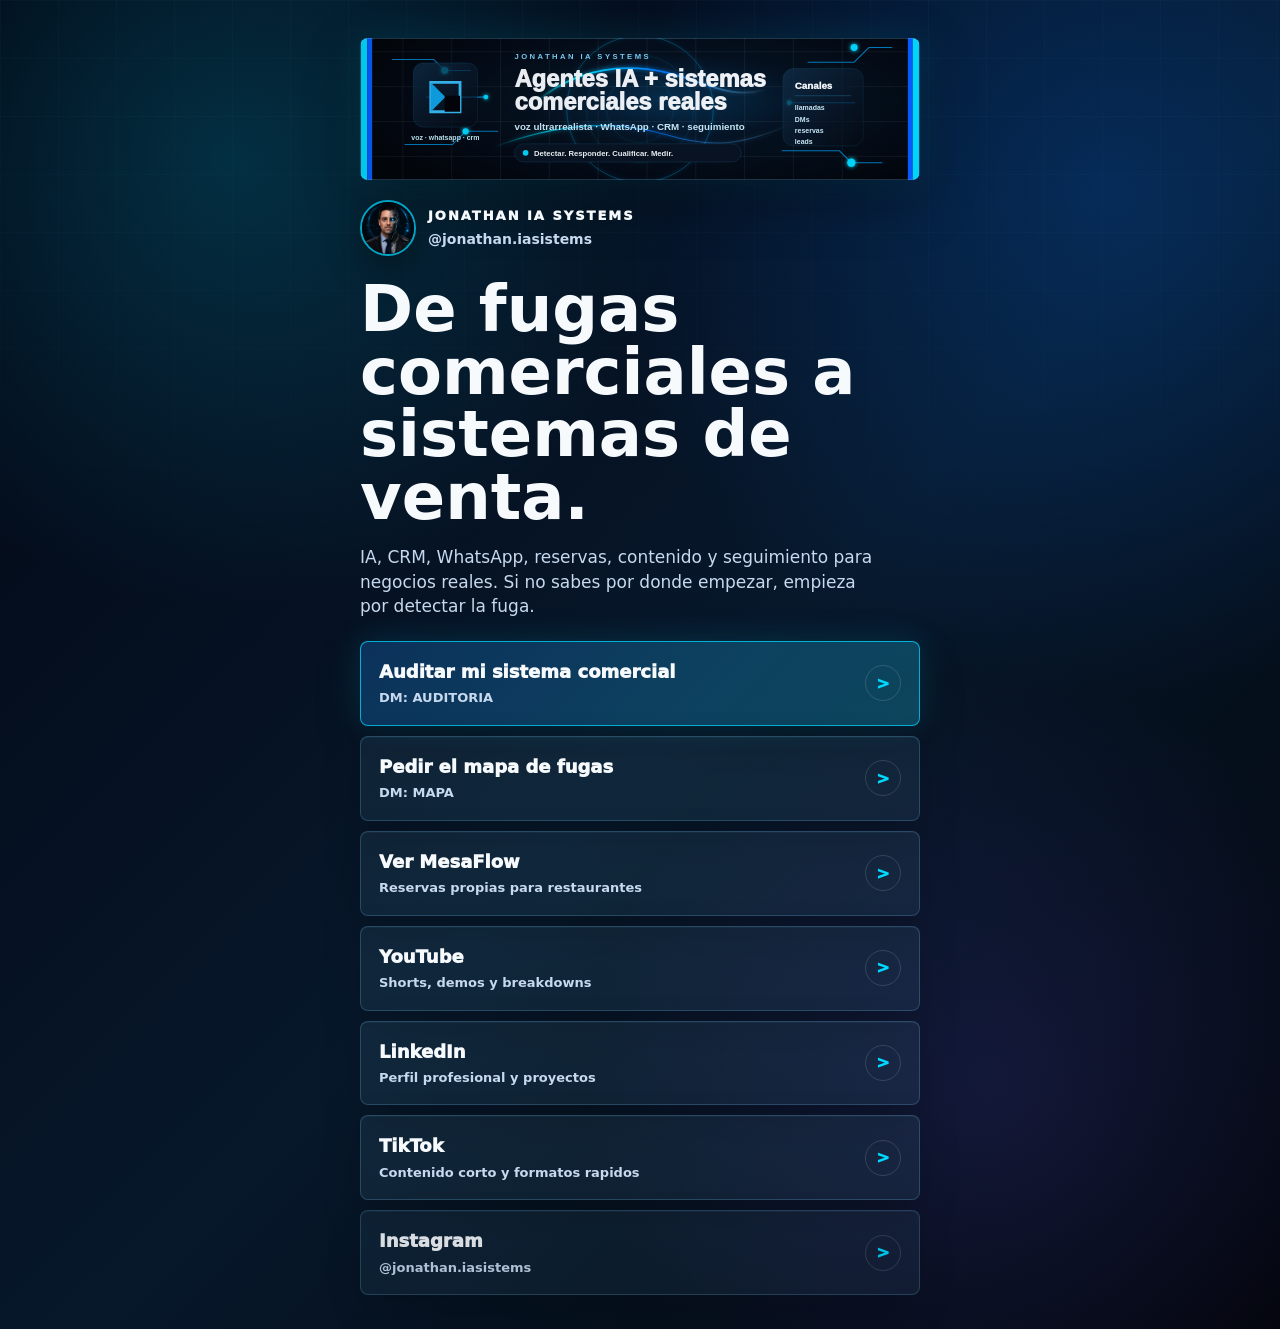
<file: index.html>
<!doctype html>
<html lang="es">
  <head>
    <meta charset="utf-8" />
    <meta name="viewport" content="width=device-width, initial-scale=1" />
    <title>Jonathan IA Systems | Enlaces y recursos</title>
    <meta
      name="description"
      content="Enlaces, recursos y canales de Jonathan IA Systems: auditoria comercial, mapa de fugas, MesaFlow y contenido sobre IA, CRM y sistemas de venta."
    />
    <meta name="theme-color" content="#050505" />
    <meta property="og:title" content="Jonathan IA Systems" />
    <meta
      property="og:description"
      content="De fugas comerciales a sistemas de venta. Recursos, casos y canales de Jonathan IA Systems."
    />
    <meta property="og:type" content="website" />
    <meta property="og:image" content="assets/hero-banner-electric.svg" />
    <link
      rel="icon"
      href="data:image/svg+xml,%3Csvg xmlns='http://www.w3.org/2000/svg' viewBox='0 0 64 64'%3E%3Crect width='64' height='64' fill='%23020512'/%3E%3Ccircle cx='32' cy='32' r='24' fill='none' stroke='%2300d8ff' stroke-width='5'/%3E%3Cpath d='M18 36h18l10-12' fill='none' stroke='%237dd3fc' stroke-width='6' stroke-linecap='round'/%3E%3Ccircle cx='46' cy='24' r='6' fill='%230075ff'/%3E%3C/svg%3E"
    />
    <link rel="preload" href="assets/hero-banner-electric.svg" as="image" />
    <link rel="stylesheet" href="styles.css" />
  </head>
  <body>
    <main class="hub" id="top">
      <section class="intro" aria-labelledby="page-title">
        <div class="banner" aria-hidden="true"></div>

        <div class="profile-row">
          <img
            class="profile-avatar"
            src="assets/profile-jonathan-ai.jpg"
            alt="Jonathan IA Systems"
            width="56"
            height="56"
          />
          <div>
            <p class="eyebrow">Jonathan IA Systems</p>
            <p class="handle">@jonathan.iasistems</p>
          </div>
        </div>

        <h1 id="page-title">De fugas comerciales a sistemas de venta.</h1>
        <p class="intro-copy">
          IA, CRM, WhatsApp, reservas, contenido y seguimiento para negocios reales.
          Si no sabes por donde empezar, empieza por detectar la fuga.
        </p>
      </section>

      <nav class="link-list" aria-label="Enlaces principales">
        <a
          id="auditoria"
          class="link-card link-card-primary"
          href="https://ig.me/m/jonathan.iasistems"
          target="_blank"
          rel="noreferrer"
          data-track="auditoria_dm"
        >
          <span class="link-main">Auditar mi sistema comercial</span>
          <span class="link-note">DM: AUDITORIA</span>
        </a>

        <a
          id="mapa"
          class="link-card"
          href="https://ig.me/m/jonathan.iasistems"
          target="_blank"
          rel="noreferrer"
          data-track="mapa_dm"
        >
          <span class="link-main">Pedir el mapa de fugas</span>
          <span class="link-note">DM: MAPA</span>
        </a>

        <a
          id="mesaflow"
          class="link-card"
          href="https://mesaflow.es"
          target="_blank"
          rel="noreferrer"
          data-track="mesaflow"
        >
          <span class="link-main">Ver MesaFlow</span>
          <span class="link-note">Reservas propias para restaurantes</span>
        </a>

        <a
          class="link-card"
          href="https://www.youtube.com/@Jonathan.iasistems"
          target="_blank"
          rel="noreferrer"
          data-track="youtube"
        >
          <span class="link-main">YouTube</span>
          <span class="link-note">Shorts, demos y breakdowns</span>
        </a>

        <a
          class="link-card"
          href="https://www.linkedin.com/in/jonathan-martinez-cabeo-1b9603137/"
          target="_blank"
          rel="noreferrer"
          data-track="linkedin"
        >
          <span class="link-main">LinkedIn</span>
          <span class="link-note">Perfil profesional y proyectos</span>
        </a>

        <a
          class="link-card"
          href="https://www.tiktok.com/@jonathan.iasistems"
          target="_blank"
          rel="noreferrer"
          data-track="tiktok"
        >
          <span class="link-main">TikTok</span>
          <span class="link-note">Contenido corto y formatos rapidos</span>
        </a>

        <a
          class="link-card link-card-soft"
          href="https://www.instagram.com/jonathan.iasistems/"
          target="_blank"
          rel="noreferrer"
          data-track="instagram"
        >
          <span class="link-main">Instagram</span>
          <span class="link-note">@jonathan.iasistems</span>
        </a>
      </nav>
    </main>

    <script src="script.js"></script>
  </body>
</html>
</file>
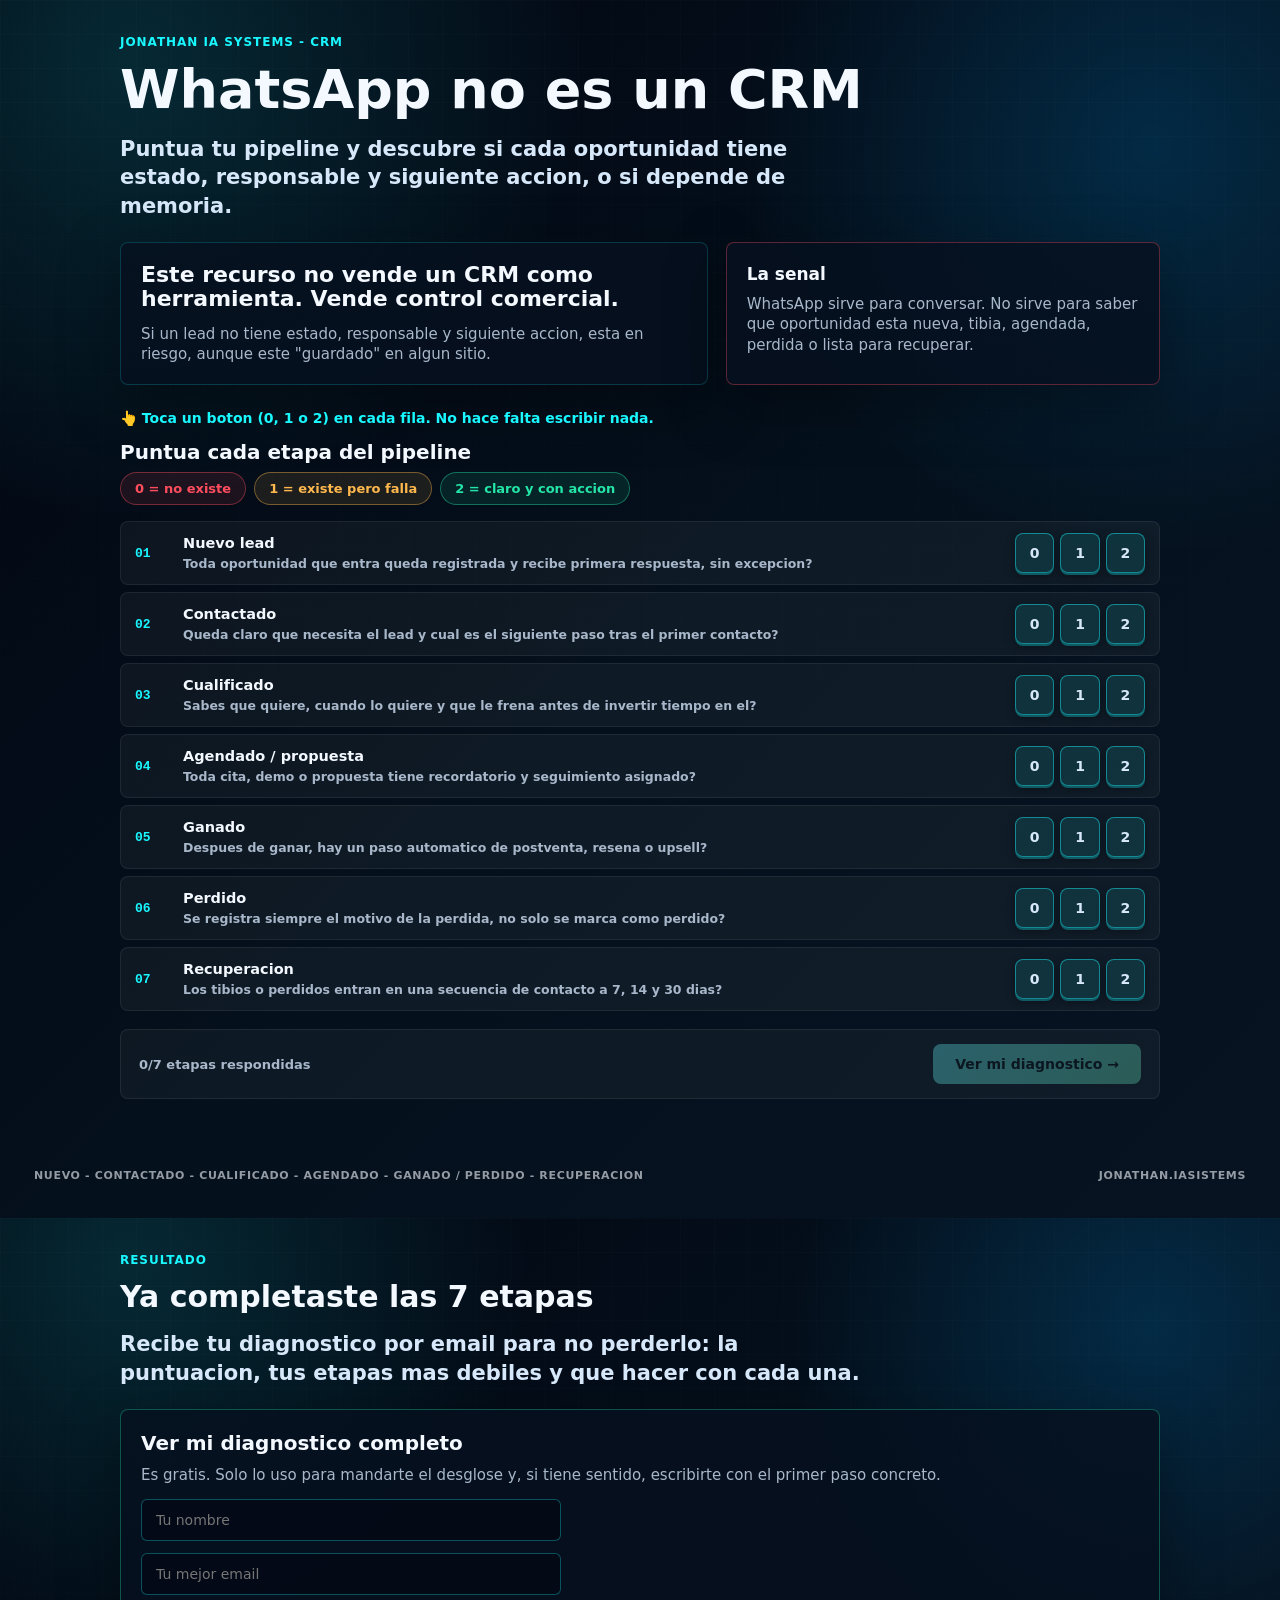
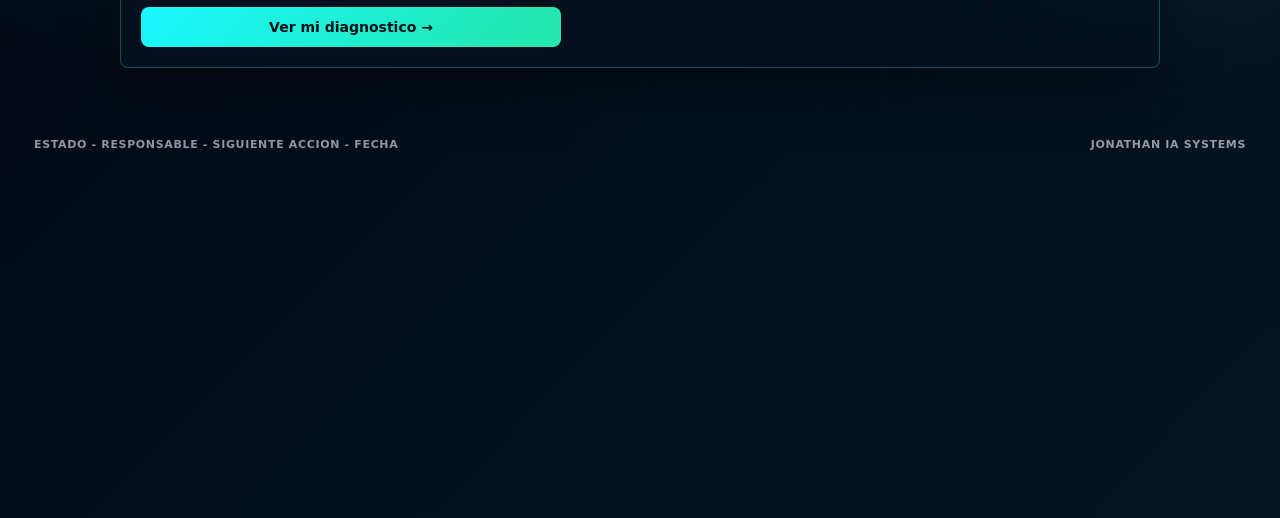
<file: lead-magnets/crm.html>
<!doctype html>
<html lang="es">
<head>
  <meta charset="utf-8">
  <meta name="viewport" content="width=device-width, initial-scale=1">
  <title>Pipeline minimo para no perder leads</title>
  <style>
    :root {
      --bg: #020611;
      --panel: #07111f;
      --panel-2: #0b1628;
      --line: #12324c;
      --cyan: #19f7ff;
      --blue: #00a3ff;
      --green: #24e6a8;
      --amber: #ffb84d;
      --red: #ff4d5e;
      --text: #f4f8ff;
      --muted: #a8b8ca;
      --soft: #d7e8fb;
    }

    * { box-sizing: border-box; }

    body {
      margin: 0;
      background: var(--bg);
      color: var(--text);
      font-family: Inter, ui-sans-serif, system-ui, -apple-system, BlinkMacSystemFont, "Segoe UI", Arial, sans-serif;
      line-height: 1.35;
    }

    .page {
      min-height: 100vh;
      padding: 34px;
      background:
        radial-gradient(circle at 10% 5%, rgba(25, 247, 255, 0.14), transparent 28%),
        radial-gradient(circle at 90% 12%, rgba(0, 163, 255, 0.18), transparent 26%),
        linear-gradient(135deg, var(--bg), #04101c 52%, #071321);
      position: relative;
      overflow: hidden;
    }

    .page::before {
      content: "";
      position: absolute;
      inset: 0;
      background-image:
        linear-gradient(rgba(255,255,255,0.025) 1px, transparent 1px),
        linear-gradient(90deg, rgba(255,255,255,0.025) 1px, transparent 1px);
      background-size: 34px 34px;
      mask-image: linear-gradient(to bottom, rgba(0,0,0,0.65), transparent 90%);
      pointer-events: none;
    }

    .content {
      position: relative;
      z-index: 1;
      max-width: 1040px;
      margin: 0 auto;
      padding-bottom: 40px;
    }

    .eyebrow {
      color: var(--cyan);
      font-size: 12px;
      font-weight: 800;
      text-transform: uppercase;
      letter-spacing: 0.08em;
      margin-bottom: 14px;
    }

    h1, h2, h3, p { margin: 0; }

    h1 {
      max-width: 840px;
      font-size: 54px;
      line-height: 0.98;
      font-weight: 900;
      margin-bottom: 18px;
    }

    h2 { font-size: 30px; line-height: 1; margin-bottom: 18px; }
    h3 { font-size: 17px; margin-bottom: 8px; }

    .lead {
      max-width: 760px;
      color: var(--soft);
      font-size: 21px;
      font-weight: 600;
      margin-bottom: 22px;
    }

    .intro-grid {
      display: grid;
      grid-template-columns: 1.15fr 0.85fr;
      gap: 18px;
      margin-top: 20px;
      margin-bottom: 24px;
    }

    .card {
      border: 1px solid rgba(25, 247, 255, 0.18);
      background: rgba(7, 17, 31, 0.82);
      box-shadow: 0 18px 60px rgba(0, 0, 0, 0.34);
      border-radius: 8px;
      padding: 20px;
    }

    .card.warning { border-color: rgba(255, 77, 94, 0.35); }
    .card.action { border-color: rgba(36, 230, 168, 0.32); }

    .big-line {
      color: var(--text);
      font-size: 22px;
      font-weight: 900;
      line-height: 1.1;
      margin-bottom: 12px;
    }

    .muted { color: var(--muted); font-size: 15px; }

    .legend-row {
      display: flex;
      gap: 8px;
      flex-wrap: wrap;
      margin-bottom: 16px;
    }

    .legend-chip {
      padding: 7px 14px;
      border-radius: 20px;
      font-size: 13px;
      font-weight: 800;
      border: 1px solid;
      white-space: nowrap;
    }

    .legend-chip.bad {
      color: var(--red);
      border-color: rgba(255, 77, 94, 0.4);
      background: rgba(255, 77, 94, 0.1);
    }

    .legend-chip.medium {
      color: var(--amber);
      border-color: rgba(255, 184, 77, 0.4);
      background: rgba(255, 184, 77, 0.1);
    }

    .legend-chip.good {
      color: var(--green);
      border-color: rgba(36, 230, 168, 0.4);
      background: rgba(36, 230, 168, 0.1);
    }

    .audit-list { display: flex; flex-direction: column; gap: 7px; }

    .audit-row {
      display: grid;
      grid-template-columns: 34px 1fr 130px;
      gap: 14px;
      align-items: center;
      padding: 11px 14px;
      border-radius: 8px;
      background: rgba(255, 255, 255, 0.045);
      border: 1px solid rgba(255, 255, 255, 0.07);
      transition: border-color .2s ease;
    }

    .audit-row.answered { border-color: rgba(36, 230, 168, 0.35); }

    .audit-num {
      font-family: ui-monospace, "Courier New", monospace;
      font-size: 13px;
      font-weight: 800;
      color: var(--cyan);
    }

    .audit-title { font-size: 14.5px; font-weight: 900; color: var(--text); margin-bottom: 2px; }
    .audit-q { font-size: 12.5px; color: var(--muted); font-weight: 600; }

    .audit-score { display: flex; gap: 6px; justify-content: flex-end; }

    .tap-hint {
      color: var(--cyan);
      font-size: 14px;
      font-weight: 800;
      margin-bottom: 14px;
    }

    .audit-score button {
      width: 40px;
      height: 40px;
      border-radius: 8px;
      border: 1px solid rgba(25, 247, 255, 0.45);
      background: rgba(25, 247, 255, 0.10);
      color: var(--soft);
      font-size: 14px;
      font-weight: 900;
      font-family: inherit;
      cursor: pointer;
      box-shadow: 0 2px 0 rgba(25, 247, 255, 0.3), 0 3px 8px rgba(0, 0, 0, 0.35);
      transition: all .12s ease;
    }

    .audit-score button:hover {
      border-color: var(--cyan);
      background: rgba(25, 247, 255, 0.22);
      transform: translateY(-2px);
      box-shadow: 0 4px 0 rgba(25, 247, 255, 0.3), 0 6px 12px rgba(0, 0, 0, 0.35);
    }

    .audit-score button:active {
      transform: translateY(1px);
      box-shadow: 0 1px 0 rgba(25, 247, 255, 0.3);
    }

    .audit-score button.selected {
      background: var(--cyan);
      color: #021018;
      border-color: var(--cyan);
      box-shadow: 0 2px 0 rgba(6, 90, 100, 0.6), 0 0 16px rgba(25, 247, 255, 0.55);
    }

    .progress-bar {
      display: flex;
      justify-content: space-between;
      align-items: center;
      margin-top: 18px;
      padding: 14px 18px;
      border-radius: 8px;
      background: rgba(255, 255, 255, 0.04);
      border: 1px solid rgba(255, 255, 255, 0.08);
      gap: 14px;
      flex-wrap: wrap;
    }

    .progress-bar span { color: var(--muted); font-size: 13px; font-weight: 700; }

    .btn-primary {
      background: linear-gradient(135deg, var(--cyan), var(--green));
      color: #021018;
      border: none;
      padding: 12px 22px;
      border-radius: 8px;
      font-weight: 900;
      font-size: 14px;
      cursor: pointer;
      font-family: inherit;
    }

    .btn-primary:disabled { opacity: .35; cursor: not-allowed; filter: grayscale(.4); }

    .gate-form { display: flex; flex-direction: column; gap: 12px; max-width: 420px; margin-top: 14px; }

    .gate-form input {
      padding: 12px 14px;
      border-radius: 6px;
      border: 1px solid rgba(25, 247, 255, 0.3);
      background: rgba(2, 6, 17, 0.6);
      color: var(--text);
      font-size: 14px;
      font-family: inherit;
    }

    .gate-form input:focus { outline: none; border-color: var(--cyan); }

    .gate-error { color: var(--red); font-size: 12.5px; font-weight: 700; display: none; }

    .diagnosis-list { display: flex; flex-direction: column; gap: 10px; margin-top: 16px; margin-bottom: 24px; }

    .diagnosis-item {
      padding: 14px 16px;
      border-radius: 8px;
      background: rgba(255, 77, 94, 0.06);
      border: 1px solid rgba(255, 77, 94, 0.28);
    }

    .diagnosis-item .d-title { color: var(--red); font-weight: 900; font-size: 14px; margin-bottom: 4px; }
    .diagnosis-item .d-fix { color: var(--soft); font-size: 13.5px; font-weight: 600; }
    .diagnosis-item .d-fix b { color: var(--green); }

    .score-grid { display: grid; grid-template-columns: repeat(3, 1fr); gap: 14px; margin-top: 6px; }

    .score {
      border-radius: 8px;
      padding: 18px;
      min-height: 150px;
      background: rgba(255,255,255,0.045);
      border: 1px solid rgba(255,255,255,0.08);
    }

    .score strong { display: block; font-size: 24px; margin-bottom: 7px; }
    .score.good strong { color: var(--green); }
    .score.medium strong { color: var(--amber); }
    .score.bad strong { color: var(--red); }

    .field-chips { display: flex; flex-wrap: wrap; gap: 8px; margin-top: 14px; }

    .field-chips span {
      padding: 8px 14px;
      border-radius: 20px;
      background: rgba(255, 255, 255, 0.045);
      border: 1px solid rgba(255, 255, 255, 0.08);
      font-size: 12.5px;
      font-weight: 700;
      color: var(--soft);
      font-family: ui-monospace, "Courier New", monospace;
    }

    .cta {
      margin-top: 20px;
      padding: 22px;
      border-radius: 8px;
      background: linear-gradient(135deg, rgba(25, 247, 255, 0.12), rgba(36, 230, 168, 0.10));
      border: 1px solid rgba(36, 230, 168, 0.34);
      display: flex;
      justify-content: space-between;
      gap: 18px;
      align-items: center;
    }

    .cta .word { color: var(--green); font-size: 38px; font-weight: 900; text-align: right; }

    .footer {
      left: 34px;
      right: 34px;
      bottom: 20px;
      z-index: 2;
      display: flex;
      justify-content: space-between;
      color: rgba(244, 248, 255, 0.6);
      font-size: 11px;
      font-weight: 700;
      text-transform: uppercase;
      letter-spacing: 0.06em;
      margin-top: 30px;
    }

    @media (max-width: 860px) {
      .page { padding: 22px; }
      h1 { font-size: 38px; }
      .intro-grid, .score-grid { grid-template-columns: 1fr; }
      .audit-row { grid-template-columns: 28px 1fr; }
      .audit-score { grid-column: 1 / -1; justify-content: flex-start; margin-top: 6px; }
      .cta { display: block; }
      .cta .word { margin-top: 12px; text-align: left; }
    }
  </style>
</head>
<body>
  <section class="page">
    <div class="content">
      <div class="eyebrow">Jonathan IA Systems - CRM</div>
      <h1>WhatsApp no es un CRM</h1>
      <p class="lead">Puntua tu pipeline y descubre si cada oportunidad tiene estado, responsable y siguiente accion, o si depende de memoria.</p>

      <div class="intro-grid">
        <div class="card">
          <p class="big-line">Este recurso no vende un CRM como herramienta. Vende control comercial.</p>
          <p class="muted">Si un lead no tiene estado, responsable y siguiente accion, esta en riesgo, aunque este "guardado" en algun sitio.</p>
        </div>
        <div class="card warning">
          <h3>La senal</h3>
          <p class="muted">WhatsApp sirve para conversar. No sirve para saber que oportunidad esta nueva, tibia, agendada, perdida o lista para recuperar.</p>
        </div>
      </div>

      <p class="tap-hint">&#128070; Toca un boton (0, 1 o 2) en cada fila. No hace falta escribir nada.</p>

      <h2 style="font-size: 20px; margin-bottom: 10px;">Puntua cada etapa del pipeline</h2>
      <div class="legend-row">
        <span class="legend-chip bad">0 = no existe</span>
        <span class="legend-chip medium">1 = existe pero falla</span>
        <span class="legend-chip good">2 = claro y con accion</span>
      </div>

      <div class="audit-list">
        <div class="audit-row">
          <div class="audit-num">01</div>
          <div><div class="audit-title">Nuevo lead</div><div class="audit-q">Toda oportunidad que entra queda registrada y recibe primera respuesta, sin excepcion?</div></div>
          <div class="audit-score" data-block="nuevo"><button type="button" data-val="0">0</button><button type="button" data-val="1">1</button><button type="button" data-val="2">2</button></div>
        </div>
        <div class="audit-row">
          <div class="audit-num">02</div>
          <div><div class="audit-title">Contactado</div><div class="audit-q">Queda claro que necesita el lead y cual es el siguiente paso tras el primer contacto?</div></div>
          <div class="audit-score" data-block="contactado"><button type="button" data-val="0">0</button><button type="button" data-val="1">1</button><button type="button" data-val="2">2</button></div>
        </div>
        <div class="audit-row">
          <div class="audit-num">03</div>
          <div><div class="audit-title">Cualificado</div><div class="audit-q">Sabes que quiere, cuando lo quiere y que le frena antes de invertir tiempo en el?</div></div>
          <div class="audit-score" data-block="cualificado"><button type="button" data-val="0">0</button><button type="button" data-val="1">1</button><button type="button" data-val="2">2</button></div>
        </div>
        <div class="audit-row">
          <div class="audit-num">04</div>
          <div><div class="audit-title">Agendado / propuesta</div><div class="audit-q">Toda cita, demo o propuesta tiene recordatorio y seguimiento asignado?</div></div>
          <div class="audit-score" data-block="agendado"><button type="button" data-val="0">0</button><button type="button" data-val="1">1</button><button type="button" data-val="2">2</button></div>
        </div>
        <div class="audit-row">
          <div class="audit-num">05</div>
          <div><div class="audit-title">Ganado</div><div class="audit-q">Despues de ganar, hay un paso automatico de postventa, resena o upsell?</div></div>
          <div class="audit-score" data-block="ganado"><button type="button" data-val="0">0</button><button type="button" data-val="1">1</button><button type="button" data-val="2">2</button></div>
        </div>
        <div class="audit-row">
          <div class="audit-num">06</div>
          <div><div class="audit-title">Perdido</div><div class="audit-q">Se registra siempre el motivo de la perdida, no solo se marca como perdido?</div></div>
          <div class="audit-score" data-block="perdido"><button type="button" data-val="0">0</button><button type="button" data-val="1">1</button><button type="button" data-val="2">2</button></div>
        </div>
        <div class="audit-row">
          <div class="audit-num">07</div>
          <div><div class="audit-title">Recuperacion</div><div class="audit-q">Los tibios o perdidos entran en una secuencia de contacto a 7, 14 y 30 dias?</div></div>
          <div class="audit-score" data-block="recuperacion"><button type="button" data-val="0">0</button><button type="button" data-val="1">1</button><button type="button" data-val="2">2</button></div>
        </div>
      </div>

      <div class="progress-bar">
        <span id="progressText">0/7 etapas respondidas</span>
        <button id="verResultadoBtn" class="btn-primary" disabled>Ver mi diagnostico &rarr;</button>
      </div>
    </div>
    <div class="footer">
      <span>Nuevo - Contactado - Cualificado - Agendado - Ganado / Perdido - Recuperacion</span>
      <span>jonathan.iasistems</span>
    </div>
  </section>

  <section class="page" id="resultPage">
    <div class="content">
      <div class="eyebrow">Resultado</div>
      <h2>Ya completaste las 7 etapas</h2>
      <p class="lead">Recibe tu diagnostico por email para no perderlo: la puntuacion, tus etapas mas debiles y que hacer con cada una.</p>

      <div id="gateCard" class="card action gate">
        <h3 style="font-size: 20px; margin-bottom: 8px;">Ver mi diagnostico completo</h3>
        <p class="muted">Es gratis. Solo lo uso para mandarte el desglose y, si tiene sentido, escribirte con el primer paso concreto.</p>
        <form id="gateForm" class="gate-form">
          <input type="text" id="gateName" placeholder="Tu nombre" autocomplete="given-name">
          <input type="email" id="gateEmail" placeholder="Tu mejor email" required autocomplete="email">
          <span class="gate-error" id="gateError">Escribe un email valido para ver tu resultado.</span>
          <button type="submit" class="btn-primary">Ver mi diagnostico &rarr;</button>
        </form>
      </div>

      <div id="resultsContent" style="display:none;">
        <h2 id="scoreHeadline" style="margin-top: 26px;">Tu puntuacion</h2>
        <p class="lead">La suma de las 7 etapas te dice si tienes un CRM de verdad o solo una lista de contactos.</p>

        <div class="score-grid" id="scoreGrid"></div>

        <div class="card warning" style="margin-top: 20px;">
          <h3>Tus etapas mas debiles</h3>
          <div class="diagnosis-list" id="diagnosisList"></div>
        </div>

        <div class="card" style="margin-top: 20px;">
          <h3 style="margin-bottom: 12px;">Campos minimos por lead</h3>
          <div class="field-chips">
            <span>Nombre</span>
            <span>Canal de entrada</span>
            <span>Telefono / IG / email</span>
            <span>Dolor principal</span>
            <span>Interes</span>
            <span>Estado</span>
            <span>Responsable</span>
            <span>Siguiente accion</span>
            <span>Fecha proximo contacto</span>
            <span>Motivo de perdida</span>
          </div>
        </div>

        <div class="cta">
          <div>
            <h3>Siguiente paso</h3>
            <p class="muted" id="ctaText"></p>
          </div>
          <div style="display:flex; flex-direction:column; gap:10px; align-items:flex-end;">
            <div class="word">AUDITORIA</div>
            <a href="https://ig.me/m/jonathan.iasistems" target="_blank" rel="noopener" class="btn-primary" style="text-decoration:none; display:inline-block;">Escribir por Instagram</a>
          </div>
        </div>
      </div>
    </div>
    <div class="footer">
      <span>Estado - Responsable - Siguiente accion - Fecha</span>
      <span>Jonathan IA Systems</span>
    </div>
  </section>

  <script>
    var BLOCKS = [
      { key: 'nuevo', title: 'Nuevo lead', fix: 'Cada entrada crea el contacto sola y dispara primera respuesta automatica. Ningun lead se queda sin tocar por olvido.' },
      { key: 'contactado', title: 'Contactado', fix: 'El sistema exige registrar que necesita y cual es el siguiente paso antes de avanzar de etapa. Nadie "pierde el hilo" de una conversacion.' },
      { key: 'cualificado', title: 'Cualificado', fix: 'Preguntas minimas de dolor, urgencia e interes quedan guardadas en el contacto. Dejas de tratar igual a quien quiere comprar ya y a quien solo mira.' },
      { key: 'agendado', title: 'Agendado / propuesta', fix: 'Recordatorio y seguimiento automatico desde el momento en que se agenda. Bajan las citas y propuestas que se enfrian por no tocarlas a tiempo.' },
      { key: 'ganado', title: 'Ganado', fix: 'Secuencia automatica de postventa, resena o upsell nada mas marcar como ganado. Monetizas al cliente despues de la venta sin acordarte tu.' },
      { key: 'perdido', title: 'Perdido', fix: 'El motivo de perdida queda registrado obligatoriamente. En un mes sabes exactamente por que pierdes ventas, no solo cuantas.' },
      { key: 'recuperacion', title: 'Recuperacion', fix: 'Secuencia automatica a 7, 14 y 30 dias para tibios y perdidos. Recuperas oportunidades que hoy quedan enterradas en un chat viejo.' }
    ];

    var answers = {};
    var TOTAL_BLOCKS = BLOCKS.length;

    function updateProgress() {
      var count = Object.keys(answers).length;
      document.getElementById('progressText').textContent = count + '/' + TOTAL_BLOCKS + ' etapas respondidas';
      document.getElementById('verResultadoBtn').disabled = count < TOTAL_BLOCKS;
    }

    document.querySelectorAll('.audit-score').forEach(function (group) {
      var block = group.getAttribute('data-block');
      group.querySelectorAll('button').forEach(function (btn) {
        btn.addEventListener('click', function () {
          answers[block] = parseInt(btn.getAttribute('data-val'), 10);
          group.querySelectorAll('button').forEach(function (b) { b.classList.remove('selected'); });
          btn.classList.add('selected');
          group.closest('.audit-row').classList.add('answered');
          updateProgress();
        });
      });
    });

    document.getElementById('verResultadoBtn').addEventListener('click', function () {
      document.getElementById('resultPage').scrollIntoView({ behavior: 'smooth' });
    });

    document.getElementById('gateForm').addEventListener('submit', function (e) {
      e.preventDefault();
      var email = document.getElementById('gateEmail').value.trim();
      var name = document.getElementById('gateName').value.trim();
      var emailOk = /^[^\s@]+@[^\s@]+\.[^\s@]+$/.test(email);
      if (!emailOk) {
        document.getElementById('gateError').style.display = 'block';
        return;
      }
      document.getElementById('gateError').style.display = 'none';

      var total = 0;
      Object.keys(answers).forEach(function (k) { total += answers[k]; });
      var max = TOTAL_BLOCKS * 2;

      var weakBlocks = BLOCKS.map(function (b) {
        return { key: b.key, title: b.title, fix: b.fix, score: answers[b.key] };
      }).sort(function (a, b) { return a.score - b.score; }).slice(0, 3);

      renderResults(total, max, weakBlocks, name);

      // TODO(GHL): reemplazar por la URL real del Inbound Webhook del Workflow de GHL.
      var WEBHOOK_URL = 'REEMPLAZAR_CON_URL_WEBHOOK_GHL';
      if (WEBHOOK_URL.indexOf('REEMPLAZAR') !== 0) {
        var diagnosisText = weakBlocks.map(function (b) {
          return b.title + ' (' + b.score + '/2): ' + b.fix;
        }).join('\n\n');

        fetch(WEBHOOK_URL, {
          method: 'POST',
          headers: { 'Content-Type': 'application/json' },
          keepalive: true,
          body: JSON.stringify({
            source: 'lead_magnet_crm',
            first_name: name,
            email: email,
            score_total: total,
            band: document.getElementById('scoreGrid').querySelector('h3').textContent,
            diagnosis_text: diagnosisText,
            answers: answers,
            weak_blocks: weakBlocks.map(function (b) { return b.key; }),
            ts: new Date().toISOString()
          })
        }).catch(function () {});
      }

      document.getElementById('gateCard').style.display = 'none';
      document.getElementById('resultsContent').style.display = 'block';
      document.getElementById('resultsContent').scrollIntoView({ behavior: 'smooth' });
    });

    function renderResults(total, max, weakBlocks, name) {
      var band, bandClass, bandTitle, bandCopy;
      if (total <= 4) {
        band = '0-4'; bandClass = 'bad'; bandTitle = 'Sin sistema';
        bandCopy = 'Tienes contactos, no un pipeline. Esto es exactamente lo que monto: estado, responsable y siguiente accion en cada oportunidad, sin depender de memoria.';
      } else if (total <= 9) {
        band = '5-9'; bandClass = 'medium'; bandTitle = 'Pipeline parcial';
        bandCopy = 'Hay etapas que funcionan, pero se rompe en 1 o 2 puntos concretos. Cerrando esos, el pipeline empieza a sostenerse solo.';
      } else {
        band = '10-14'; bandClass = 'good'; bandTitle = 'Pipeline real';
        bandCopy = 'Tienes control comercial de base. Se puede optimizar con automatizacion para que de menos trabajo manual cada semana.';
      }

      document.getElementById('scoreHeadline').textContent = (name ? name + ', tu' : 'Tu') + ' puntuacion: ' + total + '/' + max;

      document.getElementById('scoreGrid').innerHTML =
        '<div class="score ' + bandClass + '">' +
          '<strong>' + band + '</strong>' +
          '<h3>' + bandTitle + '</h3>' +
          '<p class="muted">' + bandCopy + '</p>' +
        '</div>';

      document.getElementById('diagnosisList').innerHTML = weakBlocks.map(function (b) {
        return '<div class="diagnosis-item">' +
          '<div class="d-title">' + b.title + ' - puntuacion ' + b.score + '/2</div>' +
          '<div class="d-fix"><b>Lo que resuelvo:</b> ' + b.fix + '</div>' +
        '</div>';
      }).join('');

      document.getElementById('ctaText').innerHTML = 'Vi tu diagnostico: tu etapa mas debil es <b style="color:var(--green)">' + weakBlocks[0].title + '</b>. Si quieres, te escribo por Instagram con el primer paso concreto para cerrarla, o me escribes tu con la palabra:';
    }
  </script>
</body>
</html>
</file>
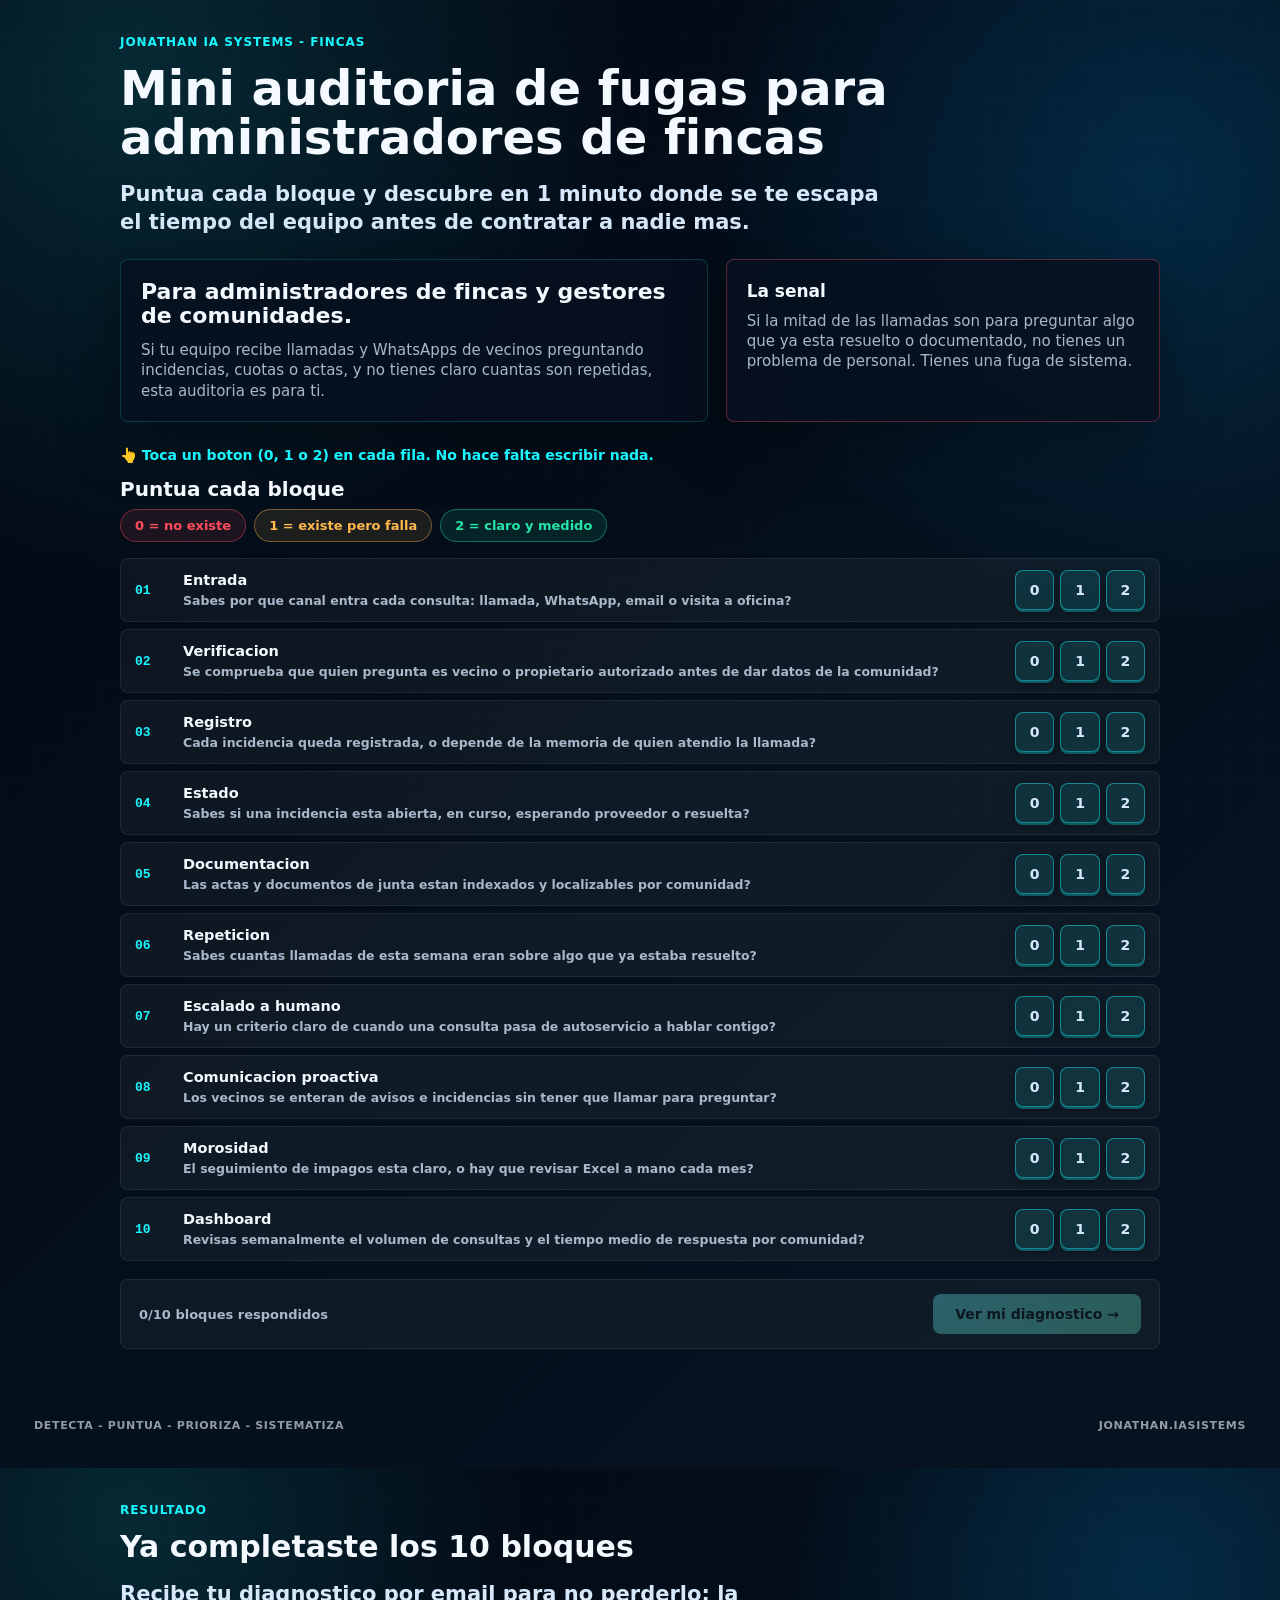
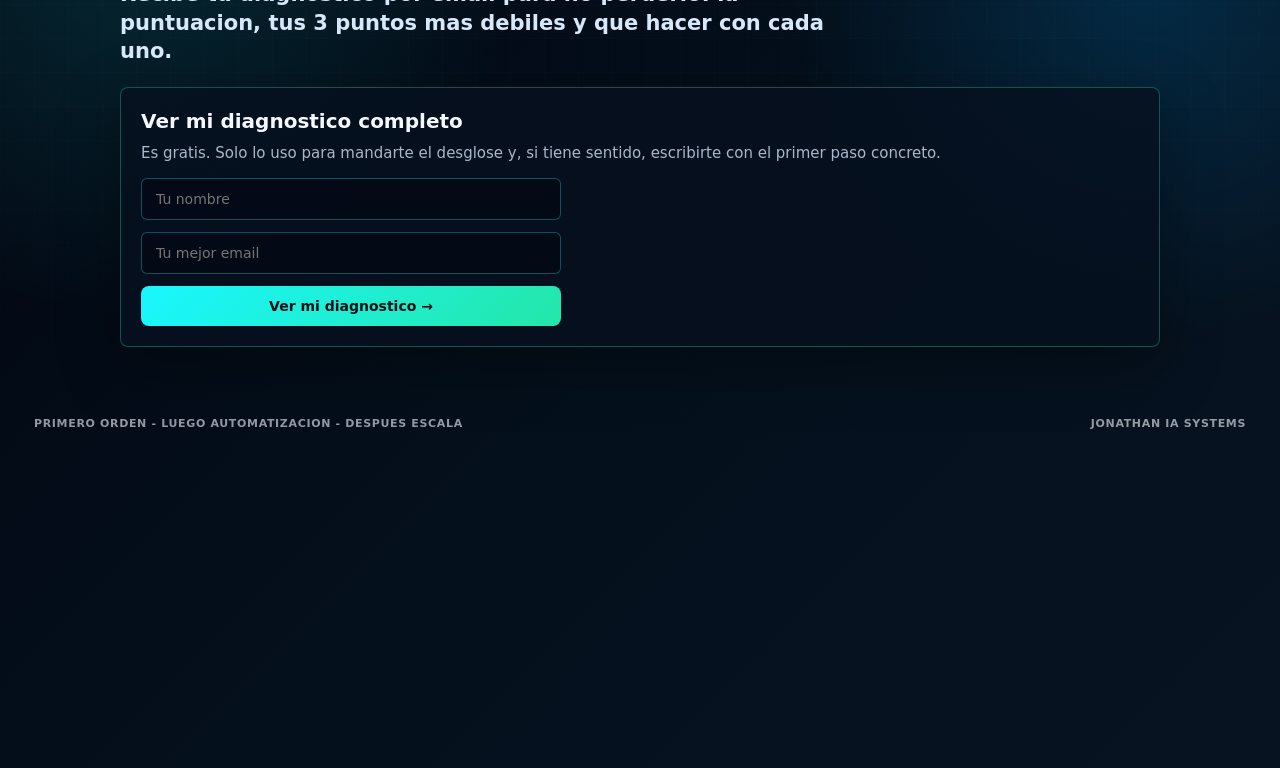
<file: lead-magnets/fincas.html>
<!doctype html>
<html lang="es">
<head>
  <meta charset="utf-8">
  <meta name="viewport" content="width=device-width, initial-scale=1">
  <title>Mini auditoria de fugas para administradores de fincas</title>
  <style>
    :root {
      --bg: #020611;
      --panel: #07111f;
      --panel-2: #0b1628;
      --line: #12324c;
      --cyan: #19f7ff;
      --blue: #00a3ff;
      --green: #24e6a8;
      --amber: #ffb84d;
      --red: #ff4d5e;
      --text: #f4f8ff;
      --muted: #a8b8ca;
      --soft: #d7e8fb;
    }

    * { box-sizing: border-box; }

    body {
      margin: 0;
      background: var(--bg);
      color: var(--text);
      font-family: Inter, ui-sans-serif, system-ui, -apple-system, BlinkMacSystemFont, "Segoe UI", Arial, sans-serif;
      line-height: 1.35;
    }

    .page {
      min-height: 100vh;
      padding: 34px;
      background:
        radial-gradient(circle at 10% 5%, rgba(25, 247, 255, 0.14), transparent 28%),
        radial-gradient(circle at 90% 12%, rgba(0, 163, 255, 0.18), transparent 26%),
        linear-gradient(135deg, var(--bg), #04101c 52%, #071321);
      position: relative;
      overflow: hidden;
    }

    .page::before {
      content: "";
      position: absolute;
      inset: 0;
      background-image:
        linear-gradient(rgba(255,255,255,0.025) 1px, transparent 1px),
        linear-gradient(90deg, rgba(255,255,255,0.025) 1px, transparent 1px);
      background-size: 34px 34px;
      mask-image: linear-gradient(to bottom, rgba(0,0,0,0.65), transparent 90%);
      pointer-events: none;
    }

    .content {
      position: relative;
      z-index: 1;
      max-width: 1040px;
      margin: 0 auto;
      padding-bottom: 40px;
    }

    .eyebrow {
      color: var(--cyan);
      font-size: 12px;
      font-weight: 800;
      text-transform: uppercase;
      letter-spacing: 0.08em;
      margin-bottom: 14px;
    }

    h1, h2, h3, p { margin: 0; }

    h1 {
      max-width: 840px;
      font-size: 48px;
      line-height: 1.02;
      font-weight: 900;
      margin-bottom: 18px;
    }

    h2 { font-size: 30px; line-height: 1; margin-bottom: 18px; }
    h3 { font-size: 17px; margin-bottom: 8px; }

    .lead {
      max-width: 760px;
      color: var(--soft);
      font-size: 21px;
      font-weight: 600;
      margin-bottom: 22px;
    }

    .intro-grid {
      display: grid;
      grid-template-columns: 1.15fr 0.85fr;
      gap: 18px;
      margin-top: 20px;
      margin-bottom: 24px;
    }

    .card {
      border: 1px solid rgba(25, 247, 255, 0.18);
      background: rgba(7, 17, 31, 0.82);
      box-shadow: 0 18px 60px rgba(0, 0, 0, 0.34);
      border-radius: 8px;
      padding: 20px;
    }

    .card.warning { border-color: rgba(255, 77, 94, 0.35); }
    .card.action { border-color: rgba(36, 230, 168, 0.32); }

    .big-line {
      color: var(--text);
      font-size: 22px;
      font-weight: 900;
      line-height: 1.1;
      margin-bottom: 12px;
    }

    .muted { color: var(--muted); font-size: 15px; }

    .legend-row {
      display: flex;
      gap: 8px;
      flex-wrap: wrap;
      margin-bottom: 16px;
    }

    .legend-chip {
      padding: 7px 14px;
      border-radius: 20px;
      font-size: 13px;
      font-weight: 800;
      border: 1px solid;
      white-space: nowrap;
    }

    .legend-chip.bad {
      color: var(--red);
      border-color: rgba(255, 77, 94, 0.4);
      background: rgba(255, 77, 94, 0.1);
    }

    .legend-chip.medium {
      color: var(--amber);
      border-color: rgba(255, 184, 77, 0.4);
      background: rgba(255, 184, 77, 0.1);
    }

    .legend-chip.good {
      color: var(--green);
      border-color: rgba(36, 230, 168, 0.4);
      background: rgba(36, 230, 168, 0.1);
    }

    .audit-list { display: flex; flex-direction: column; gap: 7px; }

    .audit-row {
      display: grid;
      grid-template-columns: 34px 1fr 130px;
      gap: 14px;
      align-items: center;
      padding: 11px 14px;
      border-radius: 8px;
      background: rgba(255, 255, 255, 0.045);
      border: 1px solid rgba(255, 255, 255, 0.07);
      transition: border-color .2s ease;
    }

    .audit-row.answered { border-color: rgba(36, 230, 168, 0.35); }

    .audit-num {
      font-family: ui-monospace, "Courier New", monospace;
      font-size: 13px;
      font-weight: 800;
      color: var(--cyan);
    }

    .audit-title { font-size: 14.5px; font-weight: 900; color: var(--text); margin-bottom: 2px; }
    .audit-q { font-size: 12.5px; color: var(--muted); font-weight: 600; }

    .audit-score { display: flex; gap: 6px; justify-content: flex-end; }

    .tap-hint {
      color: var(--cyan);
      font-size: 14px;
      font-weight: 800;
      margin-bottom: 14px;
    }

    .audit-score button {
      width: 40px;
      height: 40px;
      border-radius: 8px;
      border: 1px solid rgba(25, 247, 255, 0.45);
      background: rgba(25, 247, 255, 0.10);
      color: var(--soft);
      font-size: 14px;
      font-weight: 900;
      font-family: inherit;
      cursor: pointer;
      box-shadow: 0 2px 0 rgba(25, 247, 255, 0.3), 0 3px 8px rgba(0, 0, 0, 0.35);
      transition: all .12s ease;
    }

    .audit-score button:hover {
      border-color: var(--cyan);
      background: rgba(25, 247, 255, 0.22);
      transform: translateY(-2px);
      box-shadow: 0 4px 0 rgba(25, 247, 255, 0.3), 0 6px 12px rgba(0, 0, 0, 0.35);
    }

    .audit-score button:active {
      transform: translateY(1px);
      box-shadow: 0 1px 0 rgba(25, 247, 255, 0.3);
    }

    .audit-score button.selected {
      background: var(--cyan);
      color: #021018;
      border-color: var(--cyan);
      box-shadow: 0 2px 0 rgba(6, 90, 100, 0.6), 0 0 16px rgba(25, 247, 255, 0.55);
    }

    .progress-bar {
      display: flex;
      justify-content: space-between;
      align-items: center;
      margin-top: 18px;
      padding: 14px 18px;
      border-radius: 8px;
      background: rgba(255, 255, 255, 0.04);
      border: 1px solid rgba(255, 255, 255, 0.08);
      gap: 14px;
      flex-wrap: wrap;
    }

    .progress-bar span { color: var(--muted); font-size: 13px; font-weight: 700; }

    .btn-primary {
      background: linear-gradient(135deg, var(--cyan), var(--green));
      color: #021018;
      border: none;
      padding: 12px 22px;
      border-radius: 8px;
      font-weight: 900;
      font-size: 14px;
      cursor: pointer;
      font-family: inherit;
    }

    .btn-primary:disabled { opacity: .35; cursor: not-allowed; filter: grayscale(.4); }

    .gate-form { display: flex; flex-direction: column; gap: 12px; max-width: 420px; margin-top: 14px; }

    .gate-form input {
      padding: 12px 14px;
      border-radius: 6px;
      border: 1px solid rgba(25, 247, 255, 0.3);
      background: rgba(2, 6, 17, 0.6);
      color: var(--text);
      font-size: 14px;
      font-family: inherit;
    }

    .gate-form input:focus { outline: none; border-color: var(--cyan); }

    .gate-error { color: var(--red); font-size: 12.5px; font-weight: 700; display: none; }

    .diagnosis-list { display: flex; flex-direction: column; gap: 10px; margin-top: 16px; margin-bottom: 24px; }

    .diagnosis-item {
      padding: 14px 16px;
      border-radius: 8px;
      background: rgba(255, 77, 94, 0.06);
      border: 1px solid rgba(255, 77, 94, 0.28);
    }

    .diagnosis-item .d-title { color: var(--red); font-weight: 900; font-size: 14px; margin-bottom: 4px; }
    .diagnosis-item .d-fix { color: var(--soft); font-size: 13.5px; font-weight: 600; }
    .diagnosis-item .d-fix b { color: var(--green); }

    .score-grid { display: grid; grid-template-columns: repeat(3, 1fr); gap: 14px; margin-top: 6px; }

    .score {
      border-radius: 8px;
      padding: 18px;
      min-height: 150px;
      background: rgba(255,255,255,0.045);
      border: 1px solid rgba(255,255,255,0.08);
    }

    .score strong { display: block; font-size: 24px; margin-bottom: 7px; }
    .score.good strong { color: var(--green); }
    .score.medium strong { color: var(--amber); }
    .score.bad strong { color: var(--red); }

    .steps {
      counter-reset: step;
      display: grid;
      grid-template-columns: repeat(5, 1fr);
      gap: 10px;
      margin-top: 18px;
    }

    .step {
      counter-increment: step;
      padding: 14px;
      border-radius: 8px;
      min-height: 128px;
      background: rgba(7, 17, 31, 0.9);
      border: 1px solid rgba(25, 247, 255, 0.16);
      position: relative;
    }

    .step::before {
      content: counter(step);
      display: block;
      width: 24px;
      height: 24px;
      display: grid;
      place-items: center;
      margin-bottom: 10px;
      border-radius: 50%;
      background: var(--blue);
      color: white;
      font-size: 13px;
      font-weight: 900;
    }

    .step p { color: var(--soft); font-size: 13px; font-weight: 650; }

    .cta {
      margin-top: 20px;
      padding: 22px;
      border-radius: 8px;
      background: linear-gradient(135deg, rgba(25, 247, 255, 0.12), rgba(36, 230, 168, 0.10));
      border: 1px solid rgba(36, 230, 168, 0.34);
      display: flex;
      justify-content: space-between;
      gap: 18px;
      align-items: center;
    }

    .cta .word { color: var(--green); font-size: 38px; font-weight: 900; text-align: right; }

    .footer {
      left: 34px;
      right: 34px;
      bottom: 20px;
      z-index: 2;
      display: flex;
      justify-content: space-between;
      color: rgba(244, 248, 255, 0.6);
      font-size: 11px;
      font-weight: 700;
      text-transform: uppercase;
      letter-spacing: 0.06em;
      margin-top: 30px;
    }

    @media (max-width: 860px) {
      .page { padding: 22px; }
      h1 { font-size: 36px; }
      .intro-grid, .score-grid, .steps { grid-template-columns: 1fr; }
      .audit-row { grid-template-columns: 28px 1fr; }
      .audit-score { grid-column: 1 / -1; justify-content: flex-start; margin-top: 6px; }
      .cta { display: block; }
      .cta .word { margin-top: 12px; text-align: left; }
    }
  </style>
</head>
<body>
  <section class="page">
    <div class="content">
      <div class="eyebrow">Jonathan IA Systems - FINCAS</div>
      <h1>Mini auditoria de fugas para administradores de fincas</h1>
      <p class="lead">Puntua cada bloque y descubre en 1 minuto donde se te escapa el tiempo del equipo antes de contratar a nadie mas.</p>

      <div class="intro-grid">
        <div class="card">
          <p class="big-line">Para administradores de fincas y gestores de comunidades.</p>
          <p class="muted">Si tu equipo recibe llamadas y WhatsApps de vecinos preguntando incidencias, cuotas o actas, y no tienes claro cuantas son repetidas, esta auditoria es para ti.</p>
        </div>
        <div class="card warning">
          <h3>La senal</h3>
          <p class="muted">Si la mitad de las llamadas son para preguntar algo que ya esta resuelto o documentado, no tienes un problema de personal. Tienes una fuga de sistema.</p>
        </div>
      </div>

      <p class="tap-hint">&#128070; Toca un boton (0, 1 o 2) en cada fila. No hace falta escribir nada.</p>

      <h2 style="font-size: 20px; margin-bottom: 10px;">Puntua cada bloque</h2>
      <div class="legend-row">
        <span class="legend-chip bad">0 = no existe</span>
        <span class="legend-chip medium">1 = existe pero falla</span>
        <span class="legend-chip good">2 = claro y medido</span>
      </div>

      <div class="audit-list">
        <div class="audit-row">
          <div class="audit-num">01</div>
          <div><div class="audit-title">Entrada</div><div class="audit-q">Sabes por que canal entra cada consulta: llamada, WhatsApp, email o visita a oficina?</div></div>
          <div class="audit-score" data-block="entrada"><button type="button" data-val="0">0</button><button type="button" data-val="1">1</button><button type="button" data-val="2">2</button></div>
        </div>
        <div class="audit-row">
          <div class="audit-num">02</div>
          <div><div class="audit-title">Verificacion</div><div class="audit-q">Se comprueba que quien pregunta es vecino o propietario autorizado antes de dar datos de la comunidad?</div></div>
          <div class="audit-score" data-block="verificacion"><button type="button" data-val="0">0</button><button type="button" data-val="1">1</button><button type="button" data-val="2">2</button></div>
        </div>
        <div class="audit-row">
          <div class="audit-num">03</div>
          <div><div class="audit-title">Registro</div><div class="audit-q">Cada incidencia queda registrada, o depende de la memoria de quien atendio la llamada?</div></div>
          <div class="audit-score" data-block="registro"><button type="button" data-val="0">0</button><button type="button" data-val="1">1</button><button type="button" data-val="2">2</button></div>
        </div>
        <div class="audit-row">
          <div class="audit-num">04</div>
          <div><div class="audit-title">Estado</div><div class="audit-q">Sabes si una incidencia esta abierta, en curso, esperando proveedor o resuelta?</div></div>
          <div class="audit-score" data-block="estado"><button type="button" data-val="0">0</button><button type="button" data-val="1">1</button><button type="button" data-val="2">2</button></div>
        </div>
        <div class="audit-row">
          <div class="audit-num">05</div>
          <div><div class="audit-title">Documentacion</div><div class="audit-q">Las actas y documentos de junta estan indexados y localizables por comunidad?</div></div>
          <div class="audit-score" data-block="documentacion"><button type="button" data-val="0">0</button><button type="button" data-val="1">1</button><button type="button" data-val="2">2</button></div>
        </div>
        <div class="audit-row">
          <div class="audit-num">06</div>
          <div><div class="audit-title">Repeticion</div><div class="audit-q">Sabes cuantas llamadas de esta semana eran sobre algo que ya estaba resuelto?</div></div>
          <div class="audit-score" data-block="repeticion"><button type="button" data-val="0">0</button><button type="button" data-val="1">1</button><button type="button" data-val="2">2</button></div>
        </div>
        <div class="audit-row">
          <div class="audit-num">07</div>
          <div><div class="audit-title">Escalado a humano</div><div class="audit-q">Hay un criterio claro de cuando una consulta pasa de autoservicio a hablar contigo?</div></div>
          <div class="audit-score" data-block="escalado"><button type="button" data-val="0">0</button><button type="button" data-val="1">1</button><button type="button" data-val="2">2</button></div>
        </div>
        <div class="audit-row">
          <div class="audit-num">08</div>
          <div><div class="audit-title">Comunicacion proactiva</div><div class="audit-q">Los vecinos se enteran de avisos e incidencias sin tener que llamar para preguntar?</div></div>
          <div class="audit-score" data-block="comunicacion"><button type="button" data-val="0">0</button><button type="button" data-val="1">1</button><button type="button" data-val="2">2</button></div>
        </div>
        <div class="audit-row">
          <div class="audit-num">09</div>
          <div><div class="audit-title">Morosidad</div><div class="audit-q">El seguimiento de impagos esta claro, o hay que revisar Excel a mano cada mes?</div></div>
          <div class="audit-score" data-block="morosidad"><button type="button" data-val="0">0</button><button type="button" data-val="1">1</button><button type="button" data-val="2">2</button></div>
        </div>
        <div class="audit-row">
          <div class="audit-num">10</div>
          <div><div class="audit-title">Dashboard</div><div class="audit-q">Revisas semanalmente el volumen de consultas y el tiempo medio de respuesta por comunidad?</div></div>
          <div class="audit-score" data-block="dashboard"><button type="button" data-val="0">0</button><button type="button" data-val="1">1</button><button type="button" data-val="2">2</button></div>
        </div>
      </div>

      <div class="progress-bar">
        <span id="progressText">0/10 bloques respondidos</span>
        <button id="verResultadoBtn" class="btn-primary" disabled>Ver mi diagnostico &rarr;</button>
      </div>
    </div>
    <div class="footer">
      <span>Detecta - Puntua - Prioriza - Sistematiza</span>
      <span>jonathan.iasistems</span>
    </div>
  </section>

  <section class="page" id="resultPage">
    <div class="content">
      <div class="eyebrow">Resultado</div>
      <h2>Ya completaste los 10 bloques</h2>
      <p class="lead">Recibe tu diagnostico por email para no perderlo: la puntuacion, tus 3 puntos mas debiles y que hacer con cada uno.</p>

      <div id="gateCard" class="card action gate">
        <h3 style="font-size: 20px; margin-bottom: 8px;">Ver mi diagnostico completo</h3>
        <p class="muted">Es gratis. Solo lo uso para mandarte el desglose y, si tiene sentido, escribirte con el primer paso concreto.</p>
        <form id="gateForm" class="gate-form">
          <input type="text" id="gateName" placeholder="Tu nombre" autocomplete="given-name">
          <input type="email" id="gateEmail" placeholder="Tu mejor email" required autocomplete="email">
          <span class="gate-error" id="gateError">Escribe un email valido para ver tu resultado.</span>
          <button type="submit" class="btn-primary">Ver mi diagnostico &rarr;</button>
        </form>
      </div>

      <div id="resultsContent" style="display:none;">
        <h2 id="scoreHeadline" style="margin-top: 26px;">Tu puntuacion</h2>
        <p class="lead">La suma de los 10 bloques te dice si el problema es de personal o de sistema.</p>

        <div class="score-grid" id="scoreGrid"></div>

        <div class="card warning" style="margin-top: 20px;">
          <h3>Tus puntos mas debiles</h3>
          <div class="diagnosis-list" id="diagnosisList"></div>
        </div>

        <div class="card action" style="margin-top: 20px;">
          <h2>Plan base para cerrar la fuga</h2>
          <div class="steps">
            <div class="step"><p>Crear un canal unico de WhatsApp con verificacion de vecino antes de dar datos.</p></div>
            <div class="step"><p>Indexar actas y documentos por comunidad para consulta rapida.</p></div>
            <div class="step"><p>Definir estados claros para cada incidencia.</p></div>
            <div class="step"><p>Automatizar respuestas a las preguntas repetidas: saldo, estado, proxima junta.</p></div>
            <div class="step"><p>Dejar el escalado a humano solo para lo que de verdad lo necesita.</p></div>
          </div>
        </div>

        <div class="cta">
          <div>
            <h3>Siguiente paso</h3>
            <p class="muted" id="ctaText"></p>
          </div>
          <div style="display:flex; flex-direction:column; gap:10px; align-items:flex-end;">
            <div class="word">AUDITORIA</div>
            <a href="https://ig.me/m/jonathan.iasistems" target="_blank" rel="noopener" class="btn-primary" style="text-decoration:none; display:inline-block;">Escribir por Instagram</a>
          </div>
        </div>
      </div>
    </div>
    <div class="footer">
      <span>Primero orden - Luego automatizacion - Despues escala</span>
      <span>Jonathan IA Systems</span>
    </div>
  </section>

  <script>
    var BLOCKS = [
      { key: 'entrada', title: 'Entrada', fix: 'Centralizo llamadas, WhatsApp y email en un canal unico con historial. Dejas de perder de vista consultas sueltas y sabes cuantas llegan de verdad cada semana.' },
      { key: 'verificacion', title: 'Verificacion', fix: 'Verificacion automatica de vecino o propietario antes de dar cualquier dato de la comunidad. Proteges datos sensibles sin que tu equipo tenga que acordarse de preguntarlo cada vez.' },
      { key: 'registro', title: 'Registro', fix: 'Cada incidencia queda registrada sola, no depende de la memoria de quien cogio el telefono. El seguimiento sigue igual aunque esa persona falte un dia.' },
      { key: 'estado', title: 'Estado', fix: 'Estados claros (abierta, en curso, esperando proveedor, resuelta) visibles de un vistazo. Dejas de tener que llamar a un companero para saber en que punto esta algo.' },
      { key: 'documentacion', title: 'Documentacion', fix: 'Actas y documentos indexados por comunidad y buscables en segundos. El equipo deja de perder 20 minutos buscando que se dijo en la ultima junta.' },
      { key: 'repeticion', title: 'Repeticion', fix: 'Detecto que consultas se repiten (saldo, estado, proxima junta) y las convierto en respuestas automaticas. Baja el volumen de llamadas sin bajar el servicio.' },
      { key: 'escalado', title: 'Escalado a humano', fix: 'Criterio claro de cuando pasa de autoservicio a hablar contigo. Tu equipo deja de perder tiempo en consultas que un sistema podria resolver solo.' },
      { key: 'comunicacion', title: 'Comunicacion proactiva', fix: 'Avisos automaticos a los vecinos antes de que pregunten. Bajan las llamadas de "que ha pasado con..." porque ya lo saben de antemano.' },
      { key: 'morosidad', title: 'Morosidad', fix: 'Seguimiento de impagos automatico, sin revisar Excel a mano cada mes. Detectas antes a quien hay que reclamar, en vez de enterarte tarde.' },
      { key: 'dashboard', title: 'Dashboard', fix: 'Reporting semanal por comunidad: volumen de consultas y tiempo de respuesta. Decides con datos que comunidad necesita mas atencion, no por sensacion.' }
    ];

    var answers = {};

    function updateProgress() {
      var count = Object.keys(answers).length;
      document.getElementById('progressText').textContent = count + '/10 bloques respondidos';
      document.getElementById('verResultadoBtn').disabled = count < 10;
    }

    document.querySelectorAll('.audit-score').forEach(function (group) {
      var block = group.getAttribute('data-block');
      group.querySelectorAll('button').forEach(function (btn) {
        btn.addEventListener('click', function () {
          answers[block] = parseInt(btn.getAttribute('data-val'), 10);
          group.querySelectorAll('button').forEach(function (b) { b.classList.remove('selected'); });
          btn.classList.add('selected');
          group.closest('.audit-row').classList.add('answered');
          updateProgress();
        });
      });
    });

    document.getElementById('verResultadoBtn').addEventListener('click', function () {
      document.getElementById('resultPage').scrollIntoView({ behavior: 'smooth' });
    });

    document.getElementById('gateForm').addEventListener('submit', function (e) {
      e.preventDefault();
      var email = document.getElementById('gateEmail').value.trim();
      var name = document.getElementById('gateName').value.trim();
      var emailOk = /^[^\s@]+@[^\s@]+\.[^\s@]+$/.test(email);
      if (!emailOk) {
        document.getElementById('gateError').style.display = 'block';
        return;
      }
      document.getElementById('gateError').style.display = 'none';

      var total = 0;
      Object.keys(answers).forEach(function (k) { total += answers[k]; });

      var weakBlocks = BLOCKS.map(function (b) {
        return { key: b.key, title: b.title, fix: b.fix, score: answers[b.key] };
      }).sort(function (a, b) { return a.score - b.score; }).slice(0, 3);

      renderResults(total, weakBlocks, name);

      // TODO(GHL): reemplazar por la URL real del Inbound Webhook del Workflow de GHL.
      var WEBHOOK_URL = 'REEMPLAZAR_CON_URL_WEBHOOK_GHL';
      if (WEBHOOK_URL.indexOf('REEMPLAZAR') !== 0) {
        var diagnosisText = weakBlocks.map(function (b) {
          return b.title + ' (' + b.score + '/2): ' + b.fix;
        }).join('\n\n');

        fetch(WEBHOOK_URL, {
          method: 'POST',
          headers: { 'Content-Type': 'application/json' },
          keepalive: true,
          body: JSON.stringify({
            source: 'lead_magnet_fincas',
            first_name: name,
            email: email,
            score_total: total,
            band: document.getElementById('scoreGrid').querySelector('h3').textContent,
            diagnosis_text: diagnosisText,
            answers: answers,
            weak_blocks: weakBlocks.map(function (b) { return b.key; }),
            ts: new Date().toISOString()
          })
        }).catch(function () {});
      }

      document.getElementById('gateCard').style.display = 'none';
      document.getElementById('resultsContent').style.display = 'block';
      document.getElementById('resultsContent').scrollIntoView({ behavior: 'smooth' });
    });

    function renderResults(total, weakBlocks, name) {
      var band, bandClass, bandTitle, bandCopy;
      if (total <= 7) {
        band = '0-7'; bandClass = 'bad'; bandTitle = 'Fuga critica';
        bandCopy = 'La administracion depende de memoria y de que alguien coja el telefono. Esto es exactamente lo que monto: un sistema que verifica, registra y responde solo.';
      } else if (total <= 14) {
        band = '8-14'; bandClass = 'medium'; bandTitle = 'Sistema parcial';
        bandCopy = 'Hay piezas, pero falta verificacion y consulta automatica. Automatizando 2-3 puntos concretos se cierra la fuga.';
      } else {
        band = '15-20'; bandClass = 'good'; bandTitle = 'Base solida';
        bandCopy = 'Se puede optimizar con automatizacion y reporting por comunidad para escalar sin sumar mas gente al equipo.';
      }

      document.getElementById('scoreHeadline').textContent = (name ? name + ', tu' : 'Tu') + ' puntuacion: ' + total + '/20';

      document.getElementById('scoreGrid').innerHTML =
        '<div class="score ' + bandClass + '">' +
          '<strong>' + band + '</strong>' +
          '<h3>' + bandTitle + '</h3>' +
          '<p class="muted">' + bandCopy + '</p>' +
        '</div>';

      document.getElementById('diagnosisList').innerHTML = weakBlocks.map(function (b) {
        return '<div class="diagnosis-item">' +
          '<div class="d-title">' + b.title + ' - puntuacion ' + b.score + '/2</div>' +
          '<div class="d-fix"><b>Lo que resuelvo:</b> ' + b.fix + '</div>' +
        '</div>';
      }).join('');

      document.getElementById('ctaText').innerHTML = 'Vi tu diagnostico: tu mayor fuga esta en <b style="color:var(--green)">' + weakBlocks[0].title + '</b>. Si quieres, te escribo por Instagram con el primer paso concreto para cerrarla, o me escribes tu con la palabra:';
    }
  </script>
</body>
</html>
</file>
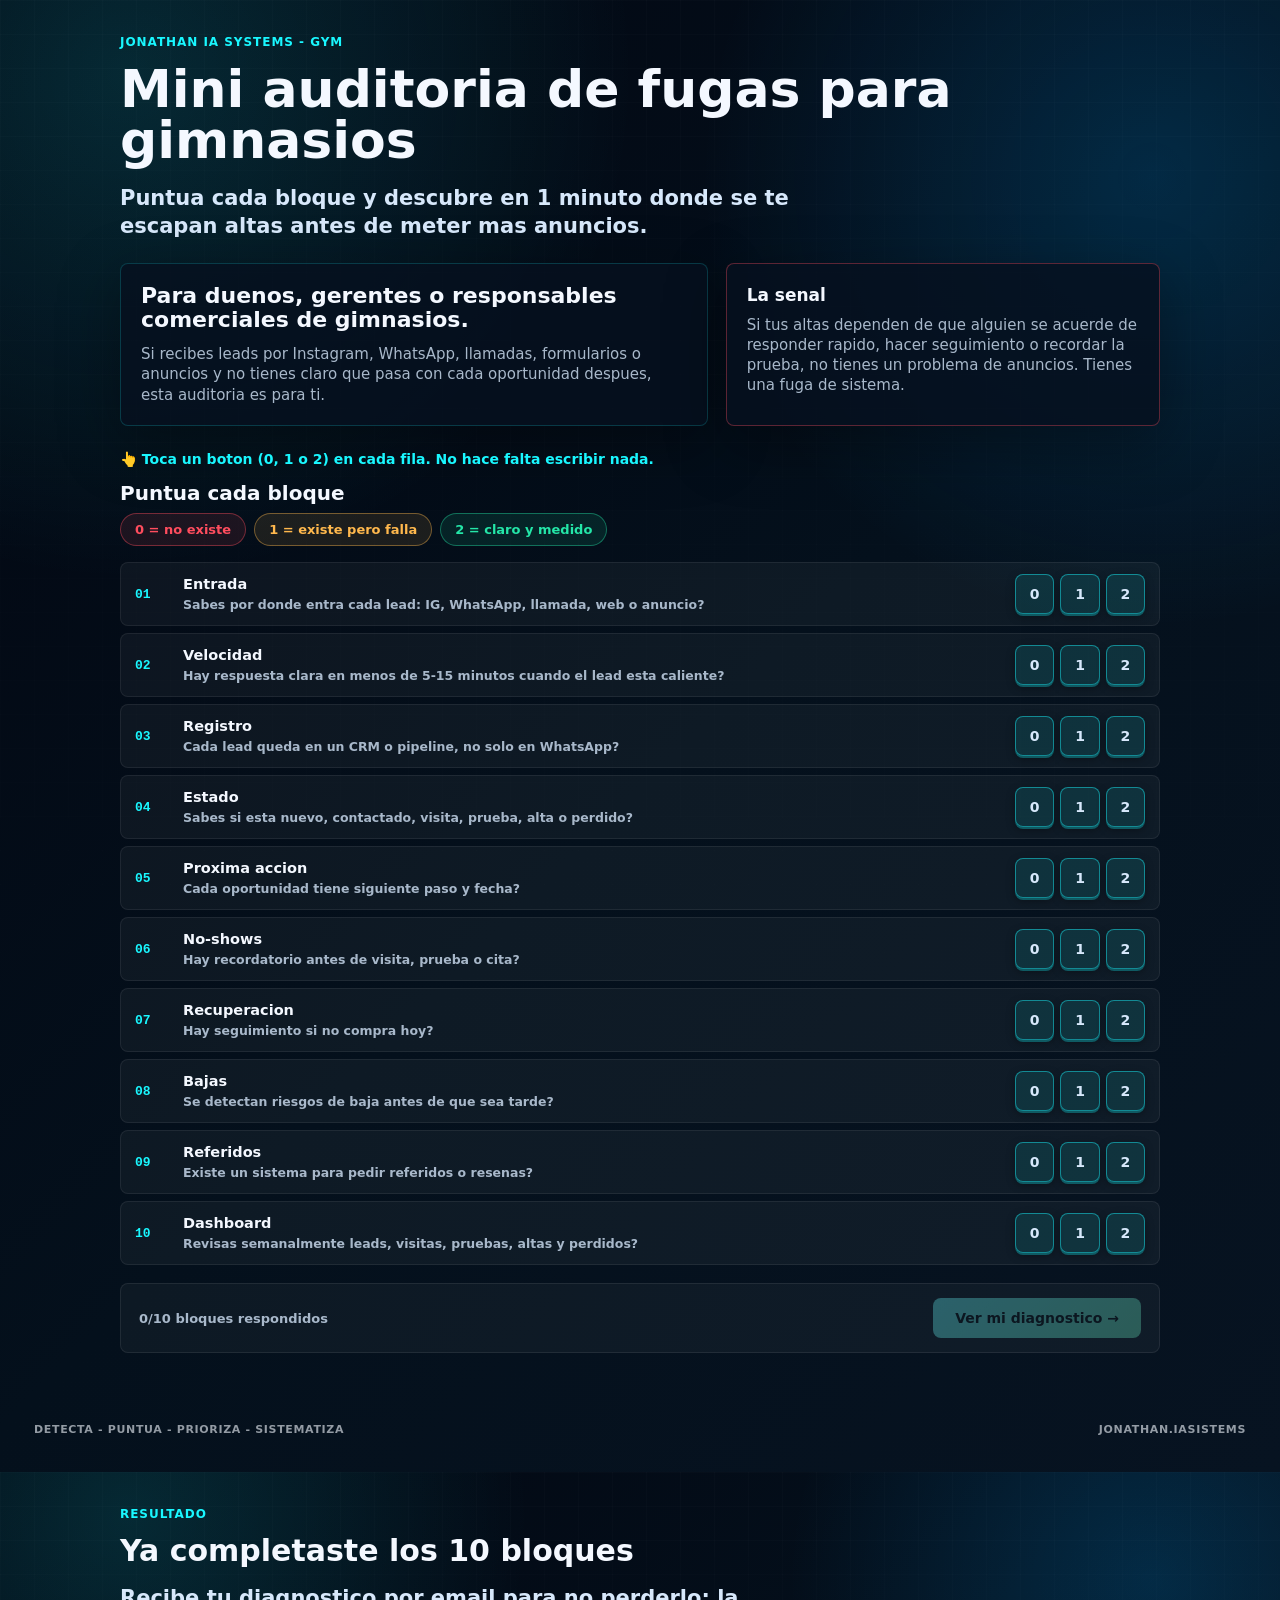
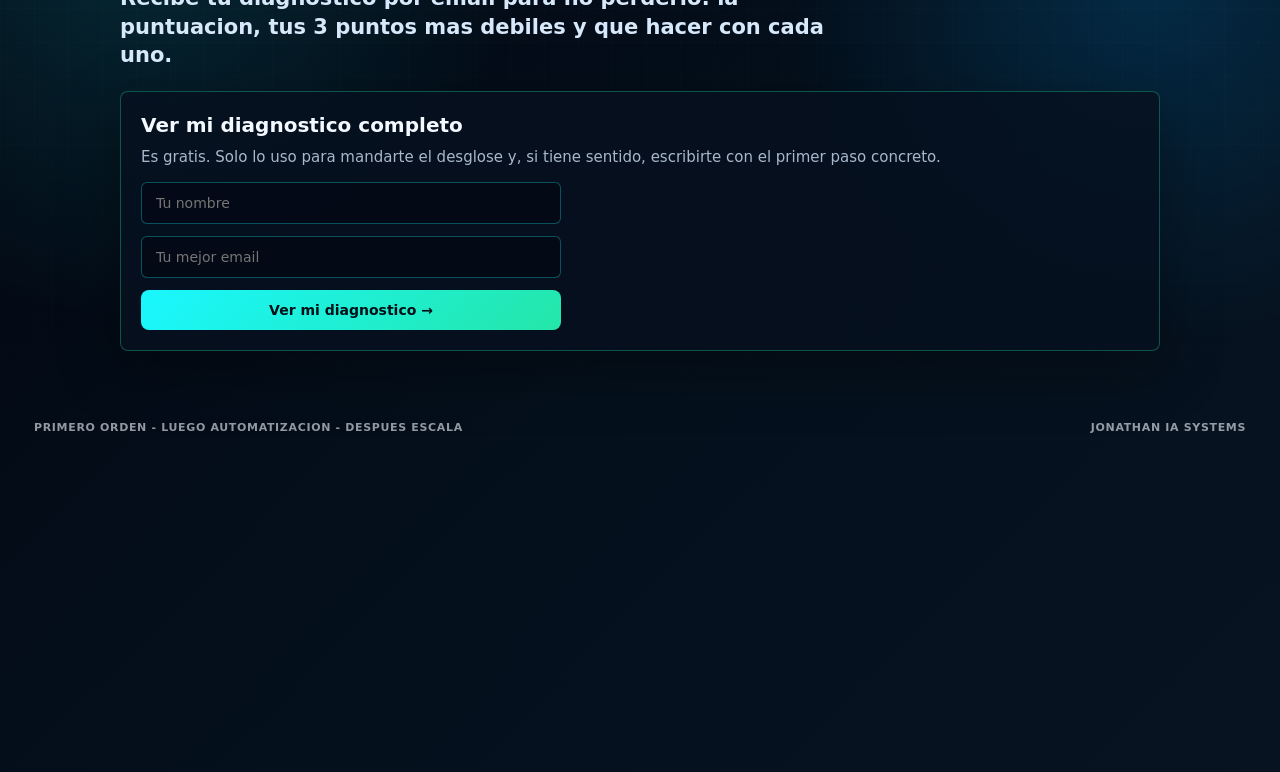
<file: lead-magnets/gym.html>
<!doctype html>
<html lang="es">
<head>
  <meta charset="utf-8">
  <meta name="viewport" content="width=device-width, initial-scale=1">
  <title>Mini auditoria de fugas para gimnasios</title>
  <style>
    :root {
      --bg: #020611;
      --panel: #07111f;
      --panel-2: #0b1628;
      --line: #12324c;
      --cyan: #19f7ff;
      --blue: #00a3ff;
      --green: #24e6a8;
      --amber: #ffb84d;
      --red: #ff4d5e;
      --text: #f4f8ff;
      --muted: #a8b8ca;
      --soft: #d7e8fb;
    }

    * {
      box-sizing: border-box;
    }

    body {
      margin: 0;
      background: var(--bg);
      color: var(--text);
      font-family: Inter, ui-sans-serif, system-ui, -apple-system, BlinkMacSystemFont, "Segoe UI", Arial, sans-serif;
      line-height: 1.35;
    }

    .page {
      min-height: 100vh;
      padding: 34px;
      background:
        radial-gradient(circle at 10% 5%, rgba(25, 247, 255, 0.14), transparent 28%),
        radial-gradient(circle at 90% 12%, rgba(0, 163, 255, 0.18), transparent 26%),
        linear-gradient(135deg, var(--bg), #04101c 52%, #071321);
      position: relative;
      overflow: hidden;
    }

    .page::before {
      content: "";
      position: absolute;
      inset: 0;
      background-image:
        linear-gradient(rgba(255,255,255,0.025) 1px, transparent 1px),
        linear-gradient(90deg, rgba(255,255,255,0.025) 1px, transparent 1px);
      background-size: 34px 34px;
      mask-image: linear-gradient(to bottom, rgba(0,0,0,0.65), transparent 90%);
      pointer-events: none;
    }

    .content {
      position: relative;
      z-index: 1;
      max-width: 1040px;
      margin: 0 auto;
      padding-bottom: 40px;
    }

    .eyebrow {
      color: var(--cyan);
      font-size: 12px;
      font-weight: 800;
      text-transform: uppercase;
      letter-spacing: 0.08em;
      margin-bottom: 14px;
    }

    h1, h2, h3, p {
      margin: 0;
    }

    h1 {
      max-width: 840px;
      font-size: 52px;
      line-height: 0.98;
      font-weight: 900;
      letter-spacing: 0;
      margin-bottom: 18px;
    }

    h2 {
      font-size: 30px;
      line-height: 1;
      margin-bottom: 18px;
    }

    h3 {
      font-size: 17px;
      margin-bottom: 8px;
    }

    .lead {
      max-width: 760px;
      color: var(--soft);
      font-size: 21px;
      font-weight: 600;
      margin-bottom: 22px;
    }

    .intro-grid {
      display: grid;
      grid-template-columns: 1.15fr 0.85fr;
      gap: 18px;
      margin-top: 20px;
      margin-bottom: 24px;
    }

    .card {
      border: 1px solid rgba(25, 247, 255, 0.18);
      background: rgba(7, 17, 31, 0.82);
      box-shadow: 0 18px 60px rgba(0, 0, 0, 0.34);
      border-radius: 8px;
      padding: 20px;
    }

    .card.warning {
      border-color: rgba(255, 77, 94, 0.35);
    }

    .card.action {
      border-color: rgba(36, 230, 168, 0.32);
    }

    .big-line {
      color: var(--text);
      font-size: 22px;
      font-weight: 900;
      line-height: 1.1;
      margin-bottom: 12px;
    }

    .muted {
      color: var(--muted);
      font-size: 15px;
    }

    /* 10-block scored audit list */
    .legend-row {
      display: flex;
      gap: 8px;
      flex-wrap: wrap;
      margin-bottom: 16px;
    }

    .legend-chip {
      padding: 7px 14px;
      border-radius: 20px;
      font-size: 13px;
      font-weight: 800;
      border: 1px solid;
      white-space: nowrap;
    }

    .legend-chip.bad {
      color: var(--red);
      border-color: rgba(255, 77, 94, 0.4);
      background: rgba(255, 77, 94, 0.1);
    }

    .legend-chip.medium {
      color: var(--amber);
      border-color: rgba(255, 184, 77, 0.4);
      background: rgba(255, 184, 77, 0.1);
    }

    .legend-chip.good {
      color: var(--green);
      border-color: rgba(36, 230, 168, 0.4);
      background: rgba(36, 230, 168, 0.1);
    }

    .audit-list {
      display: flex;
      flex-direction: column;
      gap: 7px;
    }

    .audit-row {
      display: grid;
      grid-template-columns: 34px 1fr 130px;
      gap: 14px;
      align-items: center;
      padding: 11px 14px;
      border-radius: 8px;
      background: rgba(255, 255, 255, 0.045);
      border: 1px solid rgba(255, 255, 255, 0.07);
      transition: border-color .2s ease;
    }

    .audit-row.answered {
      border-color: rgba(36, 230, 168, 0.35);
    }

    .audit-num {
      font-family: ui-monospace, "Courier New", monospace;
      font-size: 13px;
      font-weight: 800;
      color: var(--cyan);
    }

    .audit-title {
      font-size: 14.5px;
      font-weight: 900;
      color: var(--text);
      margin-bottom: 2px;
    }

    .audit-q {
      font-size: 12.5px;
      color: var(--muted);
      font-weight: 600;
    }

    .audit-score {
      display: flex;
      gap: 6px;
      justify-content: flex-end;
    }

    .tap-hint {
      color: var(--cyan);
      font-size: 14px;
      font-weight: 800;
      margin-bottom: 14px;
    }

    .audit-score button {
      width: 40px;
      height: 40px;
      border-radius: 8px;
      border: 1px solid rgba(25, 247, 255, 0.45);
      background: rgba(25, 247, 255, 0.10);
      color: var(--soft);
      font-size: 14px;
      font-weight: 900;
      font-family: inherit;
      cursor: pointer;
      box-shadow: 0 2px 0 rgba(25, 247, 255, 0.3), 0 3px 8px rgba(0, 0, 0, 0.35);
      transition: all .12s ease;
    }

    .audit-score button:hover {
      border-color: var(--cyan);
      background: rgba(25, 247, 255, 0.22);
      transform: translateY(-2px);
      box-shadow: 0 4px 0 rgba(25, 247, 255, 0.3), 0 6px 12px rgba(0, 0, 0, 0.35);
    }

    .audit-score button:active {
      transform: translateY(1px);
      box-shadow: 0 1px 0 rgba(25, 247, 255, 0.3);
    }

    .audit-score button.selected {
      background: var(--cyan);
      color: #021018;
      border-color: var(--cyan);
      box-shadow: 0 2px 0 rgba(6, 90, 100, 0.6), 0 0 16px rgba(25, 247, 255, 0.55);
    }

    .progress-bar {
      display: flex;
      justify-content: space-between;
      align-items: center;
      margin-top: 18px;
      padding: 14px 18px;
      border-radius: 8px;
      background: rgba(255, 255, 255, 0.04);
      border: 1px solid rgba(255, 255, 255, 0.08);
      gap: 14px;
      flex-wrap: wrap;
    }

    .progress-bar span {
      color: var(--muted);
      font-size: 13px;
      font-weight: 700;
    }

    .btn-primary {
      background: linear-gradient(135deg, var(--cyan), var(--green));
      color: #021018;
      border: none;
      padding: 12px 22px;
      border-radius: 8px;
      font-weight: 900;
      font-size: 14px;
      cursor: pointer;
      font-family: inherit;
    }

    .btn-primary:disabled {
      opacity: .35;
      cursor: not-allowed;
      filter: grayscale(.4);
    }

    .gate-form {
      display: flex;
      flex-direction: column;
      gap: 12px;
      max-width: 420px;
      margin-top: 14px;
    }

    .gate-form input {
      padding: 12px 14px;
      border-radius: 6px;
      border: 1px solid rgba(25, 247, 255, 0.3);
      background: rgba(2, 6, 17, 0.6);
      color: var(--text);
      font-size: 14px;
      font-family: inherit;
    }

    .gate-form input:focus {
      outline: none;
      border-color: var(--cyan);
    }

    .gate-error {
      color: var(--red);
      font-size: 12.5px;
      font-weight: 700;
      display: none;
    }

    .diagnosis-list {
      display: flex;
      flex-direction: column;
      gap: 10px;
      margin-top: 16px;
      margin-bottom: 24px;
    }

    .diagnosis-item {
      padding: 14px 16px;
      border-radius: 8px;
      background: rgba(255, 77, 94, 0.06);
      border: 1px solid rgba(255, 77, 94, 0.28);
    }

    .diagnosis-item .d-title {
      color: var(--red);
      font-weight: 900;
      font-size: 14px;
      margin-bottom: 4px;
    }

    .diagnosis-item .d-fix {
      color: var(--soft);
      font-size: 13.5px;
      font-weight: 600;
    }

    .diagnosis-item .d-fix b {
      color: var(--green);
    }

    .score-grid {
      display: grid;
      grid-template-columns: repeat(3, 1fr);
      gap: 14px;
      margin-top: 6px;
    }

    .score {
      border-radius: 8px;
      padding: 18px;
      min-height: 150px;
      background: rgba(255,255,255,0.045);
      border: 1px solid rgba(255,255,255,0.08);
    }

    .score strong {
      display: block;
      font-size: 24px;
      margin-bottom: 7px;
    }

    .score.good strong {
      color: var(--green);
    }

    .score.medium strong {
      color: var(--amber);
    }

    .score.bad strong {
      color: var(--red);
    }

    .steps {
      counter-reset: step;
      display: grid;
      grid-template-columns: repeat(5, 1fr);
      gap: 10px;
      margin-top: 18px;
    }

    .step {
      counter-increment: step;
      padding: 14px;
      border-radius: 8px;
      min-height: 128px;
      background: rgba(7, 17, 31, 0.9);
      border: 1px solid rgba(25, 247, 255, 0.16);
      position: relative;
    }

    .step::before {
      content: counter(step);
      display: block;
      width: 24px;
      height: 24px;
      display: grid;
      place-items: center;
      margin-bottom: 10px;
      border-radius: 50%;
      background: var(--blue);
      color: white;
      font-size: 13px;
      font-weight: 900;
    }

    .step p {
      color: var(--soft);
      font-size: 13px;
      font-weight: 650;
    }

    .cta {
      margin-top: 20px;
      padding: 22px;
      border-radius: 8px;
      background: linear-gradient(135deg, rgba(25, 247, 255, 0.12), rgba(36, 230, 168, 0.10));
      border: 1px solid rgba(36, 230, 168, 0.34);
      display: flex;
      justify-content: space-between;
      gap: 18px;
      align-items: center;
    }

    .cta .word {
      color: var(--green);
      font-size: 38px;
      font-weight: 900;
      text-align: right;
    }

    .footer {
      left: 34px;
      right: 34px;
      bottom: 20px;
      z-index: 2;
      display: flex;
      justify-content: space-between;
      color: rgba(244, 248, 255, 0.6);
      font-size: 11px;
      font-weight: 700;
      text-transform: uppercase;
      letter-spacing: 0.06em;
      margin-top: 30px;
    }

    @media (max-width: 860px) {
      .page {
        padding: 22px;
      }

      h1 {
        font-size: 38px;
      }

      .intro-grid,
      .score-grid,
      .steps {
        grid-template-columns: 1fr;
      }

      .audit-row {
        grid-template-columns: 28px 1fr;
      }

      .audit-score {
        grid-column: 1 / -1;
        justify-content: flex-start;
        margin-top: 6px;
      }

      .cta {
        display: block;
      }

      .cta .word {
        margin-top: 12px;
        text-align: left;
      }
    }
  </style>
</head>
<body>
  <section class="page">
    <div class="content">
      <div class="eyebrow">Jonathan IA Systems - GYM</div>
      <h1>Mini auditoria de fugas para gimnasios</h1>
      <p class="lead">Puntua cada bloque y descubre en 1 minuto donde se te escapan altas antes de meter mas anuncios.</p>

      <div class="intro-grid">
        <div class="card">
          <p class="big-line">Para duenos, gerentes o responsables comerciales de gimnasios.</p>
          <p class="muted">Si recibes leads por Instagram, WhatsApp, llamadas, formularios o anuncios y no tienes claro que pasa con cada oportunidad despues, esta auditoria es para ti.</p>
        </div>
        <div class="card warning">
          <h3>La senal</h3>
          <p class="muted">Si tus altas dependen de que alguien se acuerde de responder rapido, hacer seguimiento o recordar la prueba, no tienes un problema de anuncios. Tienes una fuga de sistema.</p>
        </div>
      </div>

      <p class="tap-hint">&#128070; Toca un boton (0, 1 o 2) en cada fila. No hace falta escribir nada.</p>

      <h2 style="font-size: 20px; margin-bottom: 10px;">Puntua cada bloque</h2>
      <div class="legend-row">
        <span class="legend-chip bad">0 = no existe</span>
        <span class="legend-chip medium">1 = existe pero falla</span>
        <span class="legend-chip good">2 = claro y medido</span>
      </div>

      <div class="audit-list">
        <div class="audit-row">
          <div class="audit-num">01</div>
          <div><div class="audit-title">Entrada</div><div class="audit-q">Sabes por donde entra cada lead: IG, WhatsApp, llamada, web o anuncio?</div></div>
          <div class="audit-score" data-block="entrada"><button type="button" data-val="0">0</button><button type="button" data-val="1">1</button><button type="button" data-val="2">2</button></div>
        </div>
        <div class="audit-row">
          <div class="audit-num">02</div>
          <div><div class="audit-title">Velocidad</div><div class="audit-q">Hay respuesta clara en menos de 5-15 minutos cuando el lead esta caliente?</div></div>
          <div class="audit-score" data-block="velocidad"><button type="button" data-val="0">0</button><button type="button" data-val="1">1</button><button type="button" data-val="2">2</button></div>
        </div>
        <div class="audit-row">
          <div class="audit-num">03</div>
          <div><div class="audit-title">Registro</div><div class="audit-q">Cada lead queda en un CRM o pipeline, no solo en WhatsApp?</div></div>
          <div class="audit-score" data-block="registro"><button type="button" data-val="0">0</button><button type="button" data-val="1">1</button><button type="button" data-val="2">2</button></div>
        </div>
        <div class="audit-row">
          <div class="audit-num">04</div>
          <div><div class="audit-title">Estado</div><div class="audit-q">Sabes si esta nuevo, contactado, visita, prueba, alta o perdido?</div></div>
          <div class="audit-score" data-block="estado"><button type="button" data-val="0">0</button><button type="button" data-val="1">1</button><button type="button" data-val="2">2</button></div>
        </div>
        <div class="audit-row">
          <div class="audit-num">05</div>
          <div><div class="audit-title">Proxima accion</div><div class="audit-q">Cada oportunidad tiene siguiente paso y fecha?</div></div>
          <div class="audit-score" data-block="proxima"><button type="button" data-val="0">0</button><button type="button" data-val="1">1</button><button type="button" data-val="2">2</button></div>
        </div>
        <div class="audit-row">
          <div class="audit-num">06</div>
          <div><div class="audit-title">No-shows</div><div class="audit-q">Hay recordatorio antes de visita, prueba o cita?</div></div>
          <div class="audit-score" data-block="noshows"><button type="button" data-val="0">0</button><button type="button" data-val="1">1</button><button type="button" data-val="2">2</button></div>
        </div>
        <div class="audit-row">
          <div class="audit-num">07</div>
          <div><div class="audit-title">Recuperacion</div><div class="audit-q">Hay seguimiento si no compra hoy?</div></div>
          <div class="audit-score" data-block="recuperacion"><button type="button" data-val="0">0</button><button type="button" data-val="1">1</button><button type="button" data-val="2">2</button></div>
        </div>
        <div class="audit-row">
          <div class="audit-num">08</div>
          <div><div class="audit-title">Bajas</div><div class="audit-q">Se detectan riesgos de baja antes de que sea tarde?</div></div>
          <div class="audit-score" data-block="bajas"><button type="button" data-val="0">0</button><button type="button" data-val="1">1</button><button type="button" data-val="2">2</button></div>
        </div>
        <div class="audit-row">
          <div class="audit-num">09</div>
          <div><div class="audit-title">Referidos</div><div class="audit-q">Existe un sistema para pedir referidos o resenas?</div></div>
          <div class="audit-score" data-block="referidos"><button type="button" data-val="0">0</button><button type="button" data-val="1">1</button><button type="button" data-val="2">2</button></div>
        </div>
        <div class="audit-row">
          <div class="audit-num">10</div>
          <div><div class="audit-title">Dashboard</div><div class="audit-q">Revisas semanalmente leads, visitas, pruebas, altas y perdidos?</div></div>
          <div class="audit-score" data-block="dashboard"><button type="button" data-val="0">0</button><button type="button" data-val="1">1</button><button type="button" data-val="2">2</button></div>
        </div>
      </div>

      <div class="progress-bar">
        <span id="progressText">0/10 bloques respondidos</span>
        <button id="verResultadoBtn" class="btn-primary" disabled>Ver mi diagnostico &rarr;</button>
      </div>
    </div>
    <div class="footer">
      <span>Detecta - Puntua - Prioriza - Sistematiza</span>
      <span>jonathan.iasistems</span>
    </div>
  </section>

  <section class="page" id="resultPage">
    <div class="content">
      <div class="eyebrow">Resultado</div>
      <h2>Ya completaste los 10 bloques</h2>
      <p class="lead">Recibe tu diagnostico por email para no perderlo: la puntuacion, tus 3 puntos mas debiles y que hacer con cada uno.</p>

      <div id="gateCard" class="card action gate">
        <h3 style="font-size: 20px; margin-bottom: 8px;">Ver mi diagnostico completo</h3>
        <p class="muted">Es gratis. Solo lo uso para mandarte el desglose y, si tiene sentido, escribirte con el primer paso concreto.</p>
        <form id="gateForm" class="gate-form">
          <input type="text" id="gateName" placeholder="Tu nombre" autocomplete="given-name">
          <input type="email" id="gateEmail" placeholder="Tu mejor email" required autocomplete="email">
          <span class="gate-error" id="gateError">Escribe un email valido para ver tu resultado.</span>
          <button type="submit" class="btn-primary">Ver mi diagnostico &rarr;</button>
        </form>
      </div>

      <div id="resultsContent" style="display:none;">
        <h2 id="scoreHeadline" style="margin-top: 26px;">Tu puntuacion</h2>
        <p class="lead">La suma de los 10 bloques te dice si el problema es de captacion o de sistema.</p>

        <div class="score-grid" id="scoreGrid"></div>

        <div class="card warning" style="margin-top: 20px;">
          <h3>Tus puntos mas debiles</h3>
          <div class="diagnosis-list" id="diagnosisList"></div>
        </div>

        <div class="card action" style="margin-top: 20px;">
          <h2>Plan base para cerrar la fuga</h2>
          <div class="steps">
            <div class="step"><p>Crear un pipeline minimo con estados claros.</p></div>
            <div class="step"><p>Definir en que punto esta cada oportunidad.</p></div>
            <div class="step"><p>Automatizar la primera respuesta o el aviso interno.</p></div>
            <div class="step"><p>Recordar visitas y pruebas antes de que fallen.</p></div>
            <div class="step"><p>Crear una rutina semanal de recuperacion.</p></div>
          </div>
        </div>

        <div class="cta">
          <div>
            <h3>Siguiente paso</h3>
            <p class="muted" id="ctaText"></p>
          </div>
          <div style="display:flex; flex-direction:column; gap:10px; align-items:flex-end;">
            <div class="word">AUDITORIA</div>
            <a href="https://ig.me/m/jonathan.iasistems" target="_blank" rel="noopener" class="btn-primary" style="text-decoration:none; display:inline-block;">Escribir por Instagram</a>
          </div>
        </div>
      </div>
    </div>
    <div class="footer">
      <span>Primero orden - Luego automatizacion - Despues escala</span>
      <span>Jonathan IA Systems</span>
    </div>
  </section>

  <script>
    var BLOCKS = [
      { key: 'entrada', title: 'Entrada', fix: 'Centralizo todos los canales (IG, WhatsApp, llamada, web) en un pipeline unico. Dejas de perder de vista leads sueltos y sabes, sin adivinar, cuantas oportunidades reales tienes esta semana.' },
      { key: 'velocidad', title: 'Velocidad', fix: 'Respuesta automatica en el primer minuto, 24/7. El resultado: mas leads calientes que llegan a hablar contigo antes de mirar al gimnasio de al lado, sin que nadie tenga que estar pegado al movil.' },
      { key: 'registro', title: 'Registro', fix: 'Cada lead entra solo al CRM en el momento en que escribe. Dejas de depender de que alguien se acuerde de copiarlo a mano, y el negocio sigue funcionando aunque esa persona falte un dia.' },
      { key: 'estado', title: 'Estado', fix: 'Pipeline visual con etapas claras (nuevo, contactado, visita, prueba, alta, perdido). En 10 segundos ves donde esta cada oportunidad, sin preguntarle a nadie ni revisar 15 conversaciones de WhatsApp.' },
      { key: 'proxima', title: 'Proxima accion', fix: 'Cada oportunidad lleva su proxima accion y fecha asignada sola, con aviso si se queda parada. Ningun lead se queda flotando sin que nadie lo note: conviertes mas de los que ya tienes antes de pedir mas anuncios.' },
      { key: 'noshows', title: 'No-shows', fix: 'Recordatorio automatico por WhatsApp antes de la visita o la prueba. Bajan los huecos vacios en la agenda y suben las pruebas que de verdad se presentan y se convierten en alta.' },
      { key: 'recuperacion', title: 'Recuperacion', fix: 'Secuencia automatica de recuperacion si no se apunta el mismo dia. El lead se reactiva solo: recuperas altas que hoy se pierden en silencio, sin que nadie las vuelva a tocar.' },
      { key: 'bajas', title: 'Bajas', fix: 'Alertas tempranas de riesgo de baja. Puedes intervenir antes de perder al socio, en lugar de enterarte cuando ya ha cancelado la cuota.' },
      { key: 'referidos', title: 'Referidos', fix: 'Automatizacion que pide resena o referido en el momento exacto del ciclo del socio. Ganas leads mas baratos y de mas calidad sin depender de que a alguien se le ocurra pedirlo.' },
      { key: 'dashboard', title: 'Dashboard', fix: 'Reporting semanal automatico: leads, visitas, pruebas, altas y perdidos en un panel. Decides con datos reales cada semana, en vez de por sensacion, y detectas fugas nuevas antes de que crezcan.' }
    ];

    var answers = {};

    function updateProgress() {
      var count = Object.keys(answers).length;
      document.getElementById('progressText').textContent = count + '/10 bloques respondidos';
      document.getElementById('verResultadoBtn').disabled = count < 10;
    }

    document.querySelectorAll('.audit-score').forEach(function (group) {
      var block = group.getAttribute('data-block');
      group.querySelectorAll('button').forEach(function (btn) {
        btn.addEventListener('click', function () {
          answers[block] = parseInt(btn.getAttribute('data-val'), 10);
          group.querySelectorAll('button').forEach(function (b) { b.classList.remove('selected'); });
          btn.classList.add('selected');
          group.closest('.audit-row').classList.add('answered');
          updateProgress();
        });
      });
    });

    document.getElementById('verResultadoBtn').addEventListener('click', function () {
      document.getElementById('resultPage').scrollIntoView({ behavior: 'smooth' });
    });

    document.getElementById('gateForm').addEventListener('submit', function (e) {
      e.preventDefault();
      var email = document.getElementById('gateEmail').value.trim();
      var name = document.getElementById('gateName').value.trim();
      var emailOk = /^[^\s@]+@[^\s@]+\.[^\s@]+$/.test(email);
      if (!emailOk) {
        document.getElementById('gateError').style.display = 'block';
        return;
      }
      document.getElementById('gateError').style.display = 'none';

      var total = 0;
      Object.keys(answers).forEach(function (k) { total += answers[k]; });

      var weakBlocks = BLOCKS.map(function (b) {
        return { key: b.key, title: b.title, fix: b.fix, score: answers[b.key] };
      }).sort(function (a, b) { return a.score - b.score; }).slice(0, 3);

      renderResults(total, weakBlocks, name);

      // TODO(GHL): reemplazar por la URL real del Inbound Webhook del Workflow de GHL.
      // Contrato esperado (ver FORMULARIOS_GHL_DIAGNOSTICO.md): el webhook hace upsert de
      // contacto en GHL (locationId 3kP9nlvZ6ph83kiAXlda), aplica tags
      // IG_KEYWORD_GYM / LEAD_MAGNET_GYM_AUDITORIA / VERTICAL_GIMNASIO / DOLOR_[weak_blocks[0]],
      // y guarda score_total/banda/diagnosis_text en los custom fields lm_puntuacion/lm_banda/lm_diagnostico.
      var WEBHOOK_URL = 'REEMPLAZAR_CON_URL_WEBHOOK_GHL';
      if (WEBHOOK_URL.indexOf('REEMPLAZAR') !== 0) {
        var diagnosisText = weakBlocks.map(function (b) {
          return b.title + ' (' + b.score + '/2): ' + b.fix;
        }).join('\n\n');

        fetch(WEBHOOK_URL, {
          method: 'POST',
          headers: { 'Content-Type': 'application/json' },
          keepalive: true,
          body: JSON.stringify({
            source: 'lead_magnet_gym',
            first_name: name,
            email: email,
            score_total: total,
            band: document.getElementById('scoreGrid').querySelector('h3').textContent,
            diagnosis_text: diagnosisText,
            answers: answers,
            weak_blocks: weakBlocks.map(function (b) { return b.key; }),
            ts: new Date().toISOString()
          })
        }).catch(function () {});
      }

      document.getElementById('gateCard').style.display = 'none';
      document.getElementById('resultsContent').style.display = 'block';
      document.getElementById('resultsContent').scrollIntoView({ behavior: 'smooth' });
    });

    function renderResults(total, weakBlocks, name) {
      var band, bandClass, bandTitle, bandCopy;
      if (total <= 7) {
        band = '0-7'; bandClass = 'bad'; bandTitle = 'Fuga critica';
        bandCopy = 'El gimnasio depende demasiado de memoria, suerte o respuesta manual. Esto es exactamente lo que monto: un sistema que responde, sigue y recupera solo.';
      } else if (total <= 14) {
        band = '8-14'; bandClass = 'medium'; bandTitle = 'Sistema parcial';
        bandCopy = 'Hay piezas, pero falta seguimiento y control. Automatizando 2-3 puntos concretos se cierra la fuga.';
      } else {
        band = '15-20'; bandClass = 'good'; bandTitle = 'Base solida';
        bandCopy = 'Se puede optimizar con automatizacion y reporting para escalar sin sumar trabajo manual al equipo.';
      }

      document.getElementById('scoreHeadline').textContent = (name ? name + ', tu' : 'Tu') + ' puntuacion: ' + total + '/20';

      document.getElementById('scoreGrid').innerHTML =
        '<div class="score ' + bandClass + '">' +
          '<strong>' + band + '</strong>' +
          '<h3>' + bandTitle + '</h3>' +
          '<p class="muted">' + bandCopy + '</p>' +
        '</div>';

      document.getElementById('diagnosisList').innerHTML = weakBlocks.map(function (b) {
        return '<div class="diagnosis-item">' +
          '<div class="d-title">' + b.title + ' - puntuacion ' + b.score + '/2</div>' +
          '<div class="d-fix"><b>Lo que resuelvo:</b> ' + b.fix + '</div>' +
        '</div>';
      }).join('');

      document.getElementById('ctaText').innerHTML = 'Vi tu diagnostico: tu mayor fuga esta en <b style="color:var(--green)">' + weakBlocks[0].title + '</b>. Si quieres, te escribo por Instagram con el primer paso concreto para cerrarla, o me escribes tu con la palabra:';
    }
  </script>
</body>
</html>
</file>
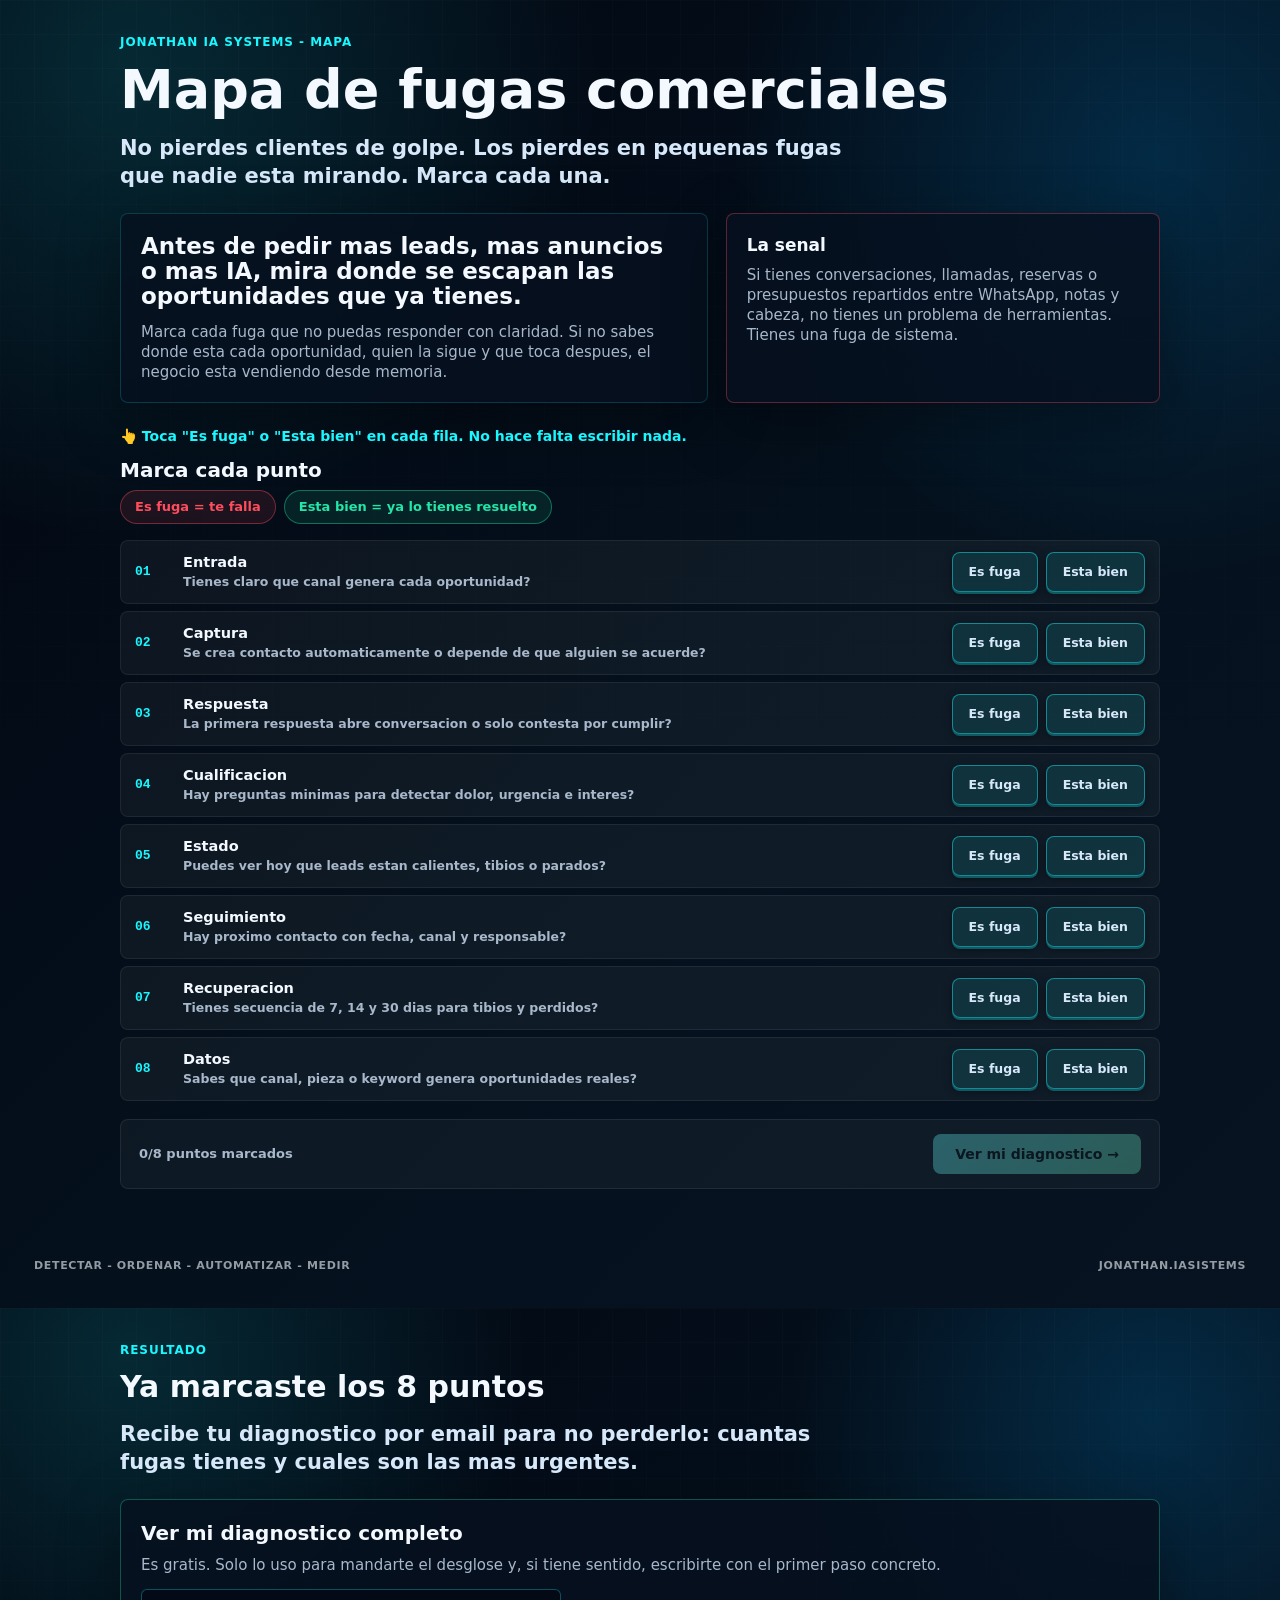
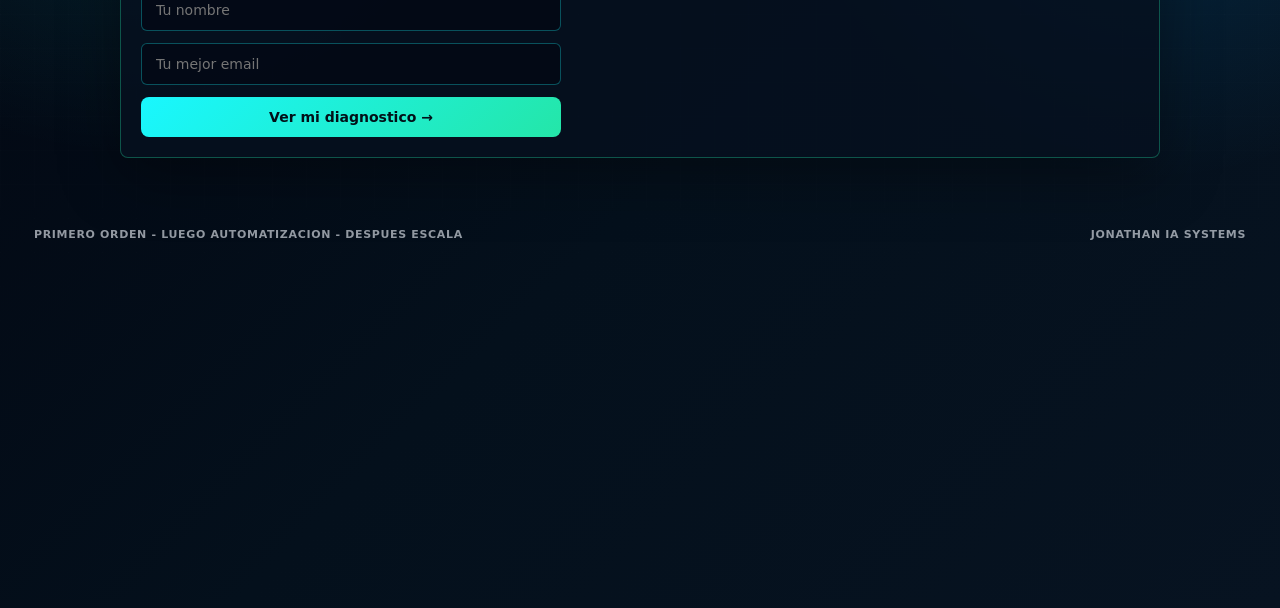
<file: lead-magnets/mapa.html>
<!doctype html>
<html lang="es">
<head>
  <meta charset="utf-8">
  <meta name="viewport" content="width=device-width, initial-scale=1">
  <title>Mapa de fugas comerciales</title>
  <style>
    :root {
      --bg: #020611;
      --panel: #07111f;
      --panel-2: #0b1628;
      --line: #12324c;
      --cyan: #19f7ff;
      --blue: #00a3ff;
      --green: #24e6a8;
      --amber: #ffb84d;
      --red: #ff4d5e;
      --text: #f4f8ff;
      --muted: #a8b8ca;
      --soft: #d7e8fb;
    }

    * { box-sizing: border-box; }

    body {
      margin: 0;
      background: var(--bg);
      color: var(--text);
      font-family: Inter, ui-sans-serif, system-ui, -apple-system, BlinkMacSystemFont, "Segoe UI", Arial, sans-serif;
      line-height: 1.35;
    }

    .page {
      min-height: 100vh;
      padding: 34px;
      background:
        radial-gradient(circle at 10% 5%, rgba(25, 247, 255, 0.14), transparent 28%),
        radial-gradient(circle at 90% 12%, rgba(0, 163, 255, 0.18), transparent 26%),
        linear-gradient(135deg, var(--bg), #04101c 52%, #071321);
      position: relative;
      overflow: hidden;
    }

    .page::before {
      content: "";
      position: absolute;
      inset: 0;
      background-image:
        linear-gradient(rgba(255,255,255,0.025) 1px, transparent 1px),
        linear-gradient(90deg, rgba(255,255,255,0.025) 1px, transparent 1px);
      background-size: 34px 34px;
      mask-image: linear-gradient(to bottom, rgba(0,0,0,0.65), transparent 90%);
      pointer-events: none;
    }

    .content {
      position: relative;
      z-index: 1;
      max-width: 1040px;
      margin: 0 auto;
      padding-bottom: 40px;
    }

    .eyebrow {
      color: var(--cyan);
      font-size: 12px;
      font-weight: 800;
      text-transform: uppercase;
      letter-spacing: 0.08em;
      margin-bottom: 14px;
    }

    h1, h2, h3, p { margin: 0; }

    h1 {
      max-width: 840px;
      font-size: 54px;
      line-height: 0.96;
      font-weight: 900;
      margin-bottom: 18px;
    }

    h2 { font-size: 30px; line-height: 1; margin-bottom: 18px; }
    h3 { font-size: 17px; margin-bottom: 8px; }

    .lead {
      max-width: 760px;
      color: var(--soft);
      font-size: 21px;
      font-weight: 600;
      margin-bottom: 22px;
    }

    .intro-grid {
      display: grid;
      grid-template-columns: 1.15fr 0.85fr;
      gap: 18px;
      margin-top: 20px;
      margin-bottom: 24px;
    }

    .card {
      border: 1px solid rgba(25, 247, 255, 0.18);
      background: rgba(7, 17, 31, 0.82);
      box-shadow: 0 18px 60px rgba(0, 0, 0, 0.34);
      border-radius: 8px;
      padding: 20px;
    }

    .card.warning { border-color: rgba(255, 77, 94, 0.35); }
    .card.action { border-color: rgba(36, 230, 168, 0.32); }

    .big-line {
      color: var(--text);
      font-size: 23px;
      font-weight: 900;
      line-height: 1.1;
      margin-bottom: 12px;
    }

    .muted { color: var(--muted); font-size: 15px; }

    .legend-row {
      display: flex;
      gap: 8px;
      flex-wrap: wrap;
      margin-bottom: 16px;
    }

    .legend-chip {
      padding: 7px 14px;
      border-radius: 20px;
      font-size: 13px;
      font-weight: 800;
      border: 1px solid;
      white-space: nowrap;
    }

    .legend-chip.bad {
      color: var(--red);
      border-color: rgba(255, 77, 94, 0.4);
      background: rgba(255, 77, 94, 0.1);
    }

    .legend-chip.good {
      color: var(--green);
      border-color: rgba(36, 230, 168, 0.4);
      background: rgba(36, 230, 168, 0.1);
    }

    .audit-list { display: flex; flex-direction: column; gap: 7px; }

    .audit-row {
      display: grid;
      grid-template-columns: 34px 1fr 210px;
      gap: 14px;
      align-items: center;
      padding: 11px 14px;
      border-radius: 8px;
      background: rgba(255, 255, 255, 0.045);
      border: 1px solid rgba(255, 255, 255, 0.07);
      transition: border-color .2s ease;
    }

    .audit-row.answered { border-color: rgba(36, 230, 168, 0.35); }

    .audit-num {
      font-family: ui-monospace, "Courier New", monospace;
      font-size: 13px;
      font-weight: 800;
      color: var(--cyan);
    }

    .audit-title { font-size: 14.5px; font-weight: 900; color: var(--text); margin-bottom: 2px; }
    .audit-q { font-size: 12.5px; color: var(--muted); font-weight: 600; }

    .audit-score { display: flex; gap: 8px; justify-content: flex-end; }

    .tap-hint {
      color: var(--cyan);
      font-size: 14px;
      font-weight: 800;
      margin-bottom: 14px;
    }

    .audit-score button {
      padding: 10px 16px;
      height: 40px;
      border-radius: 8px;
      border: 1px solid rgba(25, 247, 255, 0.45);
      background: rgba(25, 247, 255, 0.10);
      color: var(--soft);
      font-size: 12.5px;
      font-weight: 900;
      font-family: inherit;
      cursor: pointer;
      box-shadow: 0 2px 0 rgba(25, 247, 255, 0.3), 0 3px 8px rgba(0, 0, 0, 0.35);
      transition: all .12s ease;
      white-space: nowrap;
    }

    .audit-score button:hover {
      border-color: var(--cyan);
      background: rgba(25, 247, 255, 0.22);
      transform: translateY(-2px);
      box-shadow: 0 4px 0 rgba(25, 247, 255, 0.3), 0 6px 12px rgba(0, 0, 0, 0.35);
    }

    .audit-score button:active {
      transform: translateY(1px);
      box-shadow: 0 1px 0 rgba(25, 247, 255, 0.3);
    }

    .audit-score button.selected.is-fuga {
      background: var(--red);
      color: #1a0508;
      border-color: var(--red);
      box-shadow: 0 2px 0 rgba(120, 10, 20, 0.6), 0 0 16px rgba(255, 77, 94, 0.55);
    }

    .audit-score button.selected.is-ok {
      background: var(--green);
      color: #021018;
      border-color: var(--green);
      box-shadow: 0 2px 0 rgba(10, 90, 65, 0.6), 0 0 16px rgba(36, 230, 168, 0.55);
    }

    .progress-bar {
      display: flex;
      justify-content: space-between;
      align-items: center;
      margin-top: 18px;
      padding: 14px 18px;
      border-radius: 8px;
      background: rgba(255, 255, 255, 0.04);
      border: 1px solid rgba(255, 255, 255, 0.08);
      gap: 14px;
      flex-wrap: wrap;
    }

    .progress-bar span { color: var(--muted); font-size: 13px; font-weight: 700; }

    .btn-primary {
      background: linear-gradient(135deg, var(--cyan), var(--green));
      color: #021018;
      border: none;
      padding: 12px 22px;
      border-radius: 8px;
      font-weight: 900;
      font-size: 14px;
      cursor: pointer;
      font-family: inherit;
    }

    .btn-primary:disabled { opacity: .35; cursor: not-allowed; filter: grayscale(.4); }

    .gate-form { display: flex; flex-direction: column; gap: 12px; max-width: 420px; margin-top: 14px; }

    .gate-form input {
      padding: 12px 14px;
      border-radius: 6px;
      border: 1px solid rgba(25, 247, 255, 0.3);
      background: rgba(2, 6, 17, 0.6);
      color: var(--text);
      font-size: 14px;
      font-family: inherit;
    }

    .gate-form input:focus { outline: none; border-color: var(--cyan); }

    .gate-error { color: var(--red); font-size: 12.5px; font-weight: 700; display: none; }

    .diagnosis-list { display: flex; flex-direction: column; gap: 10px; margin-top: 16px; margin-bottom: 24px; }

    .diagnosis-item {
      padding: 14px 16px;
      border-radius: 8px;
      background: rgba(255, 77, 94, 0.06);
      border: 1px solid rgba(255, 77, 94, 0.28);
    }

    .diagnosis-item .d-title { color: var(--red); font-weight: 900; font-size: 14px; margin-bottom: 4px; }
    .diagnosis-item .d-fix { color: var(--soft); font-size: 13.5px; font-weight: 600; }
    .diagnosis-item .d-fix b { color: var(--green); }

    .score-grid { display: grid; grid-template-columns: repeat(3, 1fr); gap: 14px; margin-top: 6px; }

    .score {
      border-radius: 8px;
      padding: 18px;
      min-height: 150px;
      background: rgba(255,255,255,0.045);
      border: 1px solid rgba(255,255,255,0.08);
    }

    .score strong { display: block; font-size: 24px; margin-bottom: 7px; }
    .score.good strong { color: var(--green); }
    .score.medium strong { color: var(--amber); }
    .score.bad strong { color: var(--red); }

    .steps {
      counter-reset: step;
      display: grid;
      grid-template-columns: repeat(5, 1fr);
      gap: 10px;
      margin-top: 18px;
    }

    .step {
      counter-increment: step;
      padding: 14px;
      border-radius: 8px;
      min-height: 128px;
      background: rgba(7, 17, 31, 0.9);
      border: 1px solid rgba(25, 247, 255, 0.16);
      position: relative;
    }

    .step::before {
      content: counter(step);
      display: block;
      width: 24px;
      height: 24px;
      display: grid;
      place-items: center;
      margin-bottom: 10px;
      border-radius: 50%;
      background: var(--blue);
      color: white;
      font-size: 13px;
      font-weight: 900;
    }

    .step p { color: var(--soft); font-size: 13px; font-weight: 650; }

    .cta {
      margin-top: 20px;
      padding: 22px;
      border-radius: 8px;
      background: linear-gradient(135deg, rgba(25, 247, 255, 0.12), rgba(36, 230, 168, 0.10));
      border: 1px solid rgba(36, 230, 168, 0.34);
      display: flex;
      justify-content: space-between;
      gap: 18px;
      align-items: center;
    }

    .cta .word { color: var(--green); font-size: 38px; font-weight: 900; text-align: right; }

    .footer {
      left: 34px;
      right: 34px;
      bottom: 20px;
      z-index: 2;
      display: flex;
      justify-content: space-between;
      color: rgba(244, 248, 255, 0.6);
      font-size: 11px;
      font-weight: 700;
      text-transform: uppercase;
      letter-spacing: 0.06em;
      margin-top: 30px;
    }

    @media (max-width: 860px) {
      .page { padding: 22px; }
      h1 { font-size: 38px; }
      .intro-grid, .score-grid, .steps { grid-template-columns: 1fr; }
      .audit-row { grid-template-columns: 28px 1fr; }
      .audit-score { grid-column: 1 / -1; justify-content: flex-start; margin-top: 6px; }
      .cta { display: block; }
      .cta .word { margin-top: 12px; text-align: left; }
    }
  </style>
</head>
<body>
  <section class="page">
    <div class="content">
      <div class="eyebrow">Jonathan IA Systems - MAPA</div>
      <h1>Mapa de fugas comerciales</h1>
      <p class="lead">No pierdes clientes de golpe. Los pierdes en pequenas fugas que nadie esta mirando. Marca cada una.</p>

      <div class="intro-grid">
        <div class="card">
          <p class="big-line">Antes de pedir mas leads, mas anuncios o mas IA, mira donde se escapan las oportunidades que ya tienes.</p>
          <p class="muted">Marca cada fuga que no puedas responder con claridad. Si no sabes donde esta cada oportunidad, quien la sigue y que toca despues, el negocio esta vendiendo desde memoria.</p>
        </div>
        <div class="card warning">
          <h3>La senal</h3>
          <p class="muted">Si tienes conversaciones, llamadas, reservas o presupuestos repartidos entre WhatsApp, notas y cabeza, no tienes un problema de herramientas. Tienes una fuga de sistema.</p>
        </div>
      </div>

      <p class="tap-hint">&#128070; Toca "Es fuga" o "Esta bien" en cada fila. No hace falta escribir nada.</p>

      <h2 style="font-size: 20px; margin-bottom: 10px;">Marca cada punto</h2>
      <div class="legend-row">
        <span class="legend-chip bad">Es fuga = te falla</span>
        <span class="legend-chip good">Esta bien = ya lo tienes resuelto</span>
      </div>

      <div class="audit-list">
        <div class="audit-row">
          <div class="audit-num">01</div>
          <div><div class="audit-title">Entrada</div><div class="audit-q">Tienes claro que canal genera cada oportunidad?</div></div>
          <div class="audit-score" data-block="entrada"><button type="button" data-val="1">Es fuga</button><button type="button" data-val="0">Esta bien</button></div>
        </div>
        <div class="audit-row">
          <div class="audit-num">02</div>
          <div><div class="audit-title">Captura</div><div class="audit-q">Se crea contacto automaticamente o depende de que alguien se acuerde?</div></div>
          <div class="audit-score" data-block="captura"><button type="button" data-val="1">Es fuga</button><button type="button" data-val="0">Esta bien</button></div>
        </div>
        <div class="audit-row">
          <div class="audit-num">03</div>
          <div><div class="audit-title">Respuesta</div><div class="audit-q">La primera respuesta abre conversacion o solo contesta por cumplir?</div></div>
          <div class="audit-score" data-block="respuesta"><button type="button" data-val="1">Es fuga</button><button type="button" data-val="0">Esta bien</button></div>
        </div>
        <div class="audit-row">
          <div class="audit-num">04</div>
          <div><div class="audit-title">Cualificacion</div><div class="audit-q">Hay preguntas minimas para detectar dolor, urgencia e interes?</div></div>
          <div class="audit-score" data-block="cualificacion"><button type="button" data-val="1">Es fuga</button><button type="button" data-val="0">Esta bien</button></div>
        </div>
        <div class="audit-row">
          <div class="audit-num">05</div>
          <div><div class="audit-title">Estado</div><div class="audit-q">Puedes ver hoy que leads estan calientes, tibios o parados?</div></div>
          <div class="audit-score" data-block="estado"><button type="button" data-val="1">Es fuga</button><button type="button" data-val="0">Esta bien</button></div>
        </div>
        <div class="audit-row">
          <div class="audit-num">06</div>
          <div><div class="audit-title">Seguimiento</div><div class="audit-q">Hay proximo contacto con fecha, canal y responsable?</div></div>
          <div class="audit-score" data-block="seguimiento"><button type="button" data-val="1">Es fuga</button><button type="button" data-val="0">Esta bien</button></div>
        </div>
        <div class="audit-row">
          <div class="audit-num">07</div>
          <div><div class="audit-title">Recuperacion</div><div class="audit-q">Tienes secuencia de 7, 14 y 30 dias para tibios y perdidos?</div></div>
          <div class="audit-score" data-block="recuperacion"><button type="button" data-val="1">Es fuga</button><button type="button" data-val="0">Esta bien</button></div>
        </div>
        <div class="audit-row">
          <div class="audit-num">08</div>
          <div><div class="audit-title">Datos</div><div class="audit-q">Sabes que canal, pieza o keyword genera oportunidades reales?</div></div>
          <div class="audit-score" data-block="datos"><button type="button" data-val="1">Es fuga</button><button type="button" data-val="0">Esta bien</button></div>
        </div>
      </div>

      <div class="progress-bar">
        <span id="progressText">0/8 puntos marcados</span>
        <button id="verResultadoBtn" class="btn-primary" disabled>Ver mi diagnostico &rarr;</button>
      </div>
    </div>
    <div class="footer">
      <span>Detectar - Ordenar - Automatizar - Medir</span>
      <span>jonathan.iasistems</span>
    </div>
  </section>

  <section class="page" id="resultPage">
    <div class="content">
      <div class="eyebrow">Resultado</div>
      <h2>Ya marcaste los 8 puntos</h2>
      <p class="lead">Recibe tu diagnostico por email para no perderlo: cuantas fugas tienes y cuales son las mas urgentes.</p>

      <div id="gateCard" class="card action gate">
        <h3 style="font-size: 20px; margin-bottom: 8px;">Ver mi diagnostico completo</h3>
        <p class="muted">Es gratis. Solo lo uso para mandarte el desglose y, si tiene sentido, escribirte con el primer paso concreto.</p>
        <form id="gateForm" class="gate-form">
          <input type="text" id="gateName" placeholder="Tu nombre" autocomplete="given-name">
          <input type="email" id="gateEmail" placeholder="Tu mejor email" required autocomplete="email">
          <span class="gate-error" id="gateError">Escribe un email valido para ver tu resultado.</span>
          <button type="submit" class="btn-primary">Ver mi diagnostico &rarr;</button>
        </form>
      </div>

      <div id="resultsContent" style="display:none;">
        <h2 id="scoreHeadline" style="margin-top: 26px;">Tus fugas</h2>
        <p class="lead">Si marcas 3 o mas, no necesitas mas ruido primero. Necesitas ordenar el sistema comercial.</p>

        <div class="score-grid" id="scoreGrid"></div>

        <div class="card warning" style="margin-top: 20px;">
          <h3>Tus fugas mas urgentes</h3>
          <div class="diagnosis-list" id="diagnosisList"></div>
        </div>

        <div class="card action" style="margin-top: 20px;">
          <h2>Plan de accion en 15 minutos</h2>
          <div class="steps">
            <div class="step"><p>Elige un canal principal: Instagram, WhatsApp, web, llamadas o anuncios.</p></div>
            <div class="step"><p>Apunta los ultimos 10 leads, reservas, llamadas o presupuestos.</p></div>
            <div class="step"><p>Marca origen, estado, responsable y siguiente accion.</p></div>
            <div class="step"><p>Detecta cuantos no tienen proximo contacto claro.</p></div>
            <div class="step"><p>Empieza por esos. No arregles todo: tapa la fuga principal.</p></div>
          </div>
        </div>

        <div class="cta">
          <div>
            <h3>Siguiente paso</h3>
            <p class="muted" id="ctaText"></p>
          </div>
          <div style="display:flex; flex-direction:column; gap:10px; align-items:flex-end;">
            <div class="word">AUDITORIA</div>
            <a href="https://ig.me/m/jonathan.iasistems" target="_blank" rel="noopener" class="btn-primary" style="text-decoration:none; display:inline-block;">Escribir por Instagram</a>
          </div>
        </div>
      </div>
    </div>
    <div class="footer">
      <span>Primero orden - Luego automatizacion - Despues escala</span>
      <span>Jonathan IA Systems</span>
    </div>
  </section>

  <script>
    var BLOCKS = [
      { key: 'entrada', title: 'Entrada', fix: 'Registro automatico del canal de origen de cada lead (IG, WhatsApp, web, anuncio...). Sabes que canal trae oportunidades reales, no solo cual da mas "me gusta".' },
      { key: 'captura', title: 'Captura', fix: 'Cada lead crea contacto automaticamente, no depende de que alguien lo copie a mano. El lead existe en el sistema aunque nadie se acuerde de apuntarlo.' },
      { key: 'respuesta', title: 'Respuesta', fix: 'Primera respuesta automatica con siguiente paso claro, no un mensaje de cortesia. El lead avanza en vez de enfriarse esperando.' },
      { key: 'cualificacion', title: 'Cualificacion', fix: 'Preguntas minimas de dolor, urgencia e interes capturadas desde el primer contacto. Dejas de invertir el mismo tiempo en quien no va a comprar.' },
      { key: 'estado', title: 'Estado', fix: 'Panel con el estado real de cada oportunidad (nuevo, tibio, agendado, perdido...). Ves en 10 segundos donde esta cada una, sin repasar chats.' },
      { key: 'seguimiento', title: 'Seguimiento', fix: 'Proxima accion y fecha asignadas automaticamente a cada oportunidad. Nadie se queda flotando sin que se note.' },
      { key: 'recuperacion', title: 'Recuperacion', fix: 'Secuencia automatica a 7, 14 y 30 dias para tibios y perdidos. Recuperas ventas que hoy se dan por perdidas sin ni mirarlas.' },
      { key: 'datos', title: 'Datos', fix: 'Reporting semanal automatico de origen, seguimiento y ventas. Decides con datos que canal o pieza funciona, no por sensacion.' }
    ];

    var answers = {};
    var TOTAL_BLOCKS = BLOCKS.length;

    function updateProgress() {
      var count = Object.keys(answers).length;
      document.getElementById('progressText').textContent = count + '/' + TOTAL_BLOCKS + ' puntos marcados';
      document.getElementById('verResultadoBtn').disabled = count < TOTAL_BLOCKS;
    }

    document.querySelectorAll('.audit-score').forEach(function (group) {
      var block = group.getAttribute('data-block');
      group.querySelectorAll('button').forEach(function (btn) {
        btn.addEventListener('click', function () {
          answers[block] = parseInt(btn.getAttribute('data-val'), 10);
          group.querySelectorAll('button').forEach(function (b) {
            b.classList.remove('selected', 'is-fuga', 'is-ok');
          });
          btn.classList.add('selected', btn.getAttribute('data-val') === '1' ? 'is-fuga' : 'is-ok');
          group.closest('.audit-row').classList.add('answered');
          updateProgress();
        });
      });
    });

    document.getElementById('verResultadoBtn').addEventListener('click', function () {
      document.getElementById('resultPage').scrollIntoView({ behavior: 'smooth' });
    });

    document.getElementById('gateForm').addEventListener('submit', function (e) {
      e.preventDefault();
      var email = document.getElementById('gateEmail').value.trim();
      var name = document.getElementById('gateName').value.trim();
      var emailOk = /^[^\s@]+@[^\s@]+\.[^\s@]+$/.test(email);
      if (!emailOk) {
        document.getElementById('gateError').style.display = 'block';
        return;
      }
      document.getElementById('gateError').style.display = 'none';

      var totalFugas = 0;
      Object.keys(answers).forEach(function (k) { totalFugas += answers[k]; });

      var weakBlocks = BLOCKS.filter(function (b) { return answers[b.key] === 1; })
        .map(function (b) { return { key: b.key, title: b.title, fix: b.fix, score: 1 }; })
        .slice(0, 3);

      if (weakBlocks.length === 0) {
        weakBlocks = [BLOCKS[0]].map(function (b) { return { key: b.key, title: b.title, fix: b.fix, score: 0 }; });
      }

      renderResults(totalFugas, weakBlocks, name);

      // TODO(GHL): reemplazar por la URL real del Inbound Webhook del Workflow de GHL.
      var WEBHOOK_URL = 'REEMPLAZAR_CON_URL_WEBHOOK_GHL';
      if (WEBHOOK_URL.indexOf('REEMPLAZAR') !== 0) {
        var diagnosisText = weakBlocks.map(function (b) {
          return b.title + ' (fuga): ' + b.fix;
        }).join('\n\n');

        fetch(WEBHOOK_URL, {
          method: 'POST',
          headers: { 'Content-Type': 'application/json' },
          keepalive: true,
          body: JSON.stringify({
            source: 'lead_magnet_mapa',
            first_name: name,
            email: email,
            score_total: totalFugas,
            band: document.getElementById('scoreGrid').querySelector('h3').textContent,
            diagnosis_text: diagnosisText,
            answers: answers,
            weak_blocks: weakBlocks.map(function (b) { return b.key; }),
            ts: new Date().toISOString()
          })
        }).catch(function () {});
      }

      document.getElementById('gateCard').style.display = 'none';
      document.getElementById('resultsContent').style.display = 'block';
      document.getElementById('resultsContent').scrollIntoView({ behavior: 'smooth' });
    });

    function renderResults(totalFugas, weakBlocks, name) {
      var band, bandClass, bandTitle, bandCopy;
      if (totalFugas <= 2) {
        band = '0-2'; bandClass = 'good'; bandTitle = 'Base operativa';
        bandCopy = 'No reconstruyas todo. Optimiza, mide mejor y automatiza lo repetitivo.';
      } else if (totalFugas <= 5) {
        band = '3-5'; bandClass = 'medium'; bandTitle = 'Fugas invisibles';
        bandCopy = 'Tienes canales funcionando, pero falta sistema de captura, estado y seguimiento. Esto es exactamente lo que monto.';
      } else {
        band = '6-8'; bandClass = 'bad'; bandTitle = 'Canales sueltos';
        bandCopy = 'No pidas mas anuncios todavia. Primero construyo contigo la base comercial: captura, estado y seguimiento automaticos.';
      }

      document.getElementById('scoreHeadline').textContent = (name ? name + ', tienes' : 'Tienes') + ' ' + totalFugas + ' de 8 fugas marcadas';

      document.getElementById('scoreGrid').innerHTML =
        '<div class="score ' + bandClass + '">' +
          '<strong>' + band + '</strong>' +
          '<h3>' + bandTitle + '</h3>' +
          '<p class="muted">' + bandCopy + '</p>' +
        '</div>';

      document.getElementById('diagnosisList').innerHTML = weakBlocks.map(function (b) {
        return '<div class="diagnosis-item">' +
          '<div class="d-title">' + b.title + ' - marcado como fuga</div>' +
          '<div class="d-fix"><b>Lo que resuelvo:</b> ' + b.fix + '</div>' +
        '</div>';
      }).join('');

      document.getElementById('ctaText').innerHTML = 'Vi tu mapa: tu fuga mas clara esta en <b style="color:var(--green)">' + weakBlocks[0].title + '</b>. Si quieres, te escribo por Instagram con el primer arreglo antes de meter mas anuncios, o me escribes tu con la palabra:';
    }
  </script>
</body>
</html>
</file>
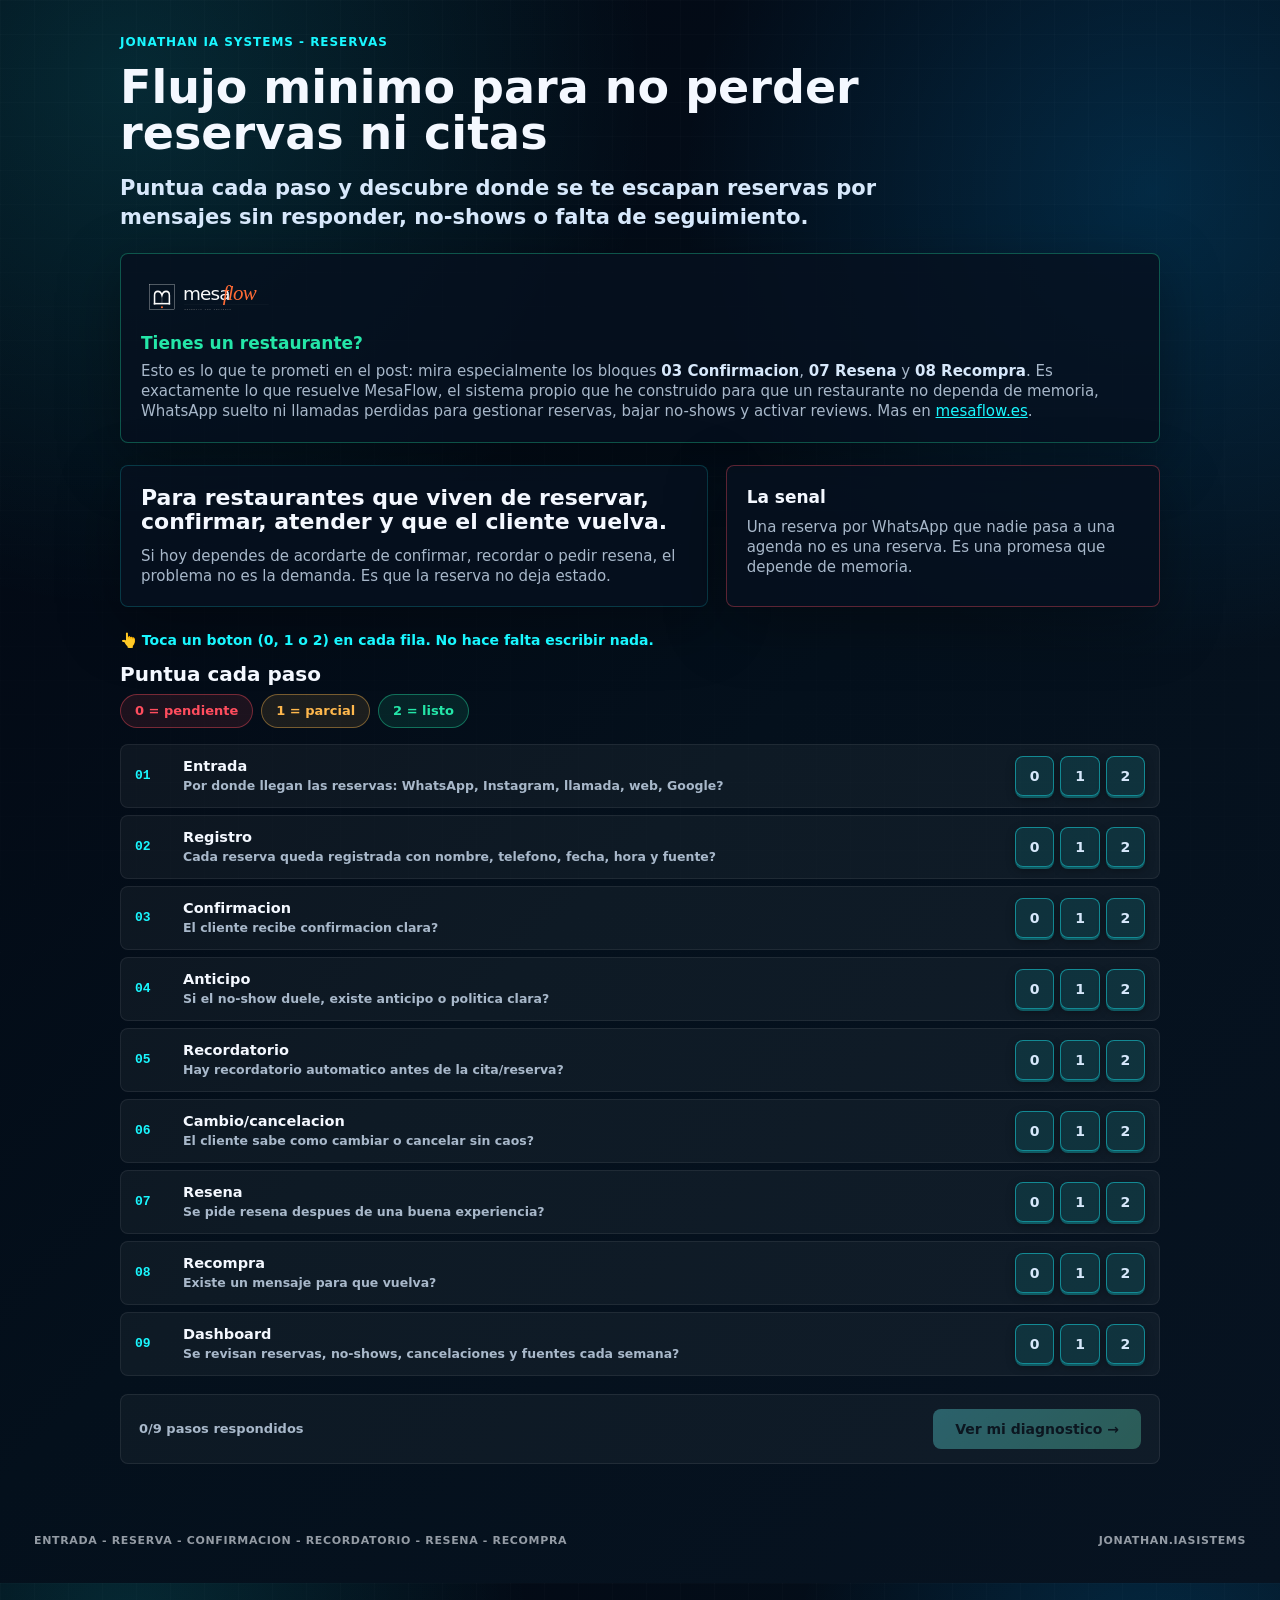
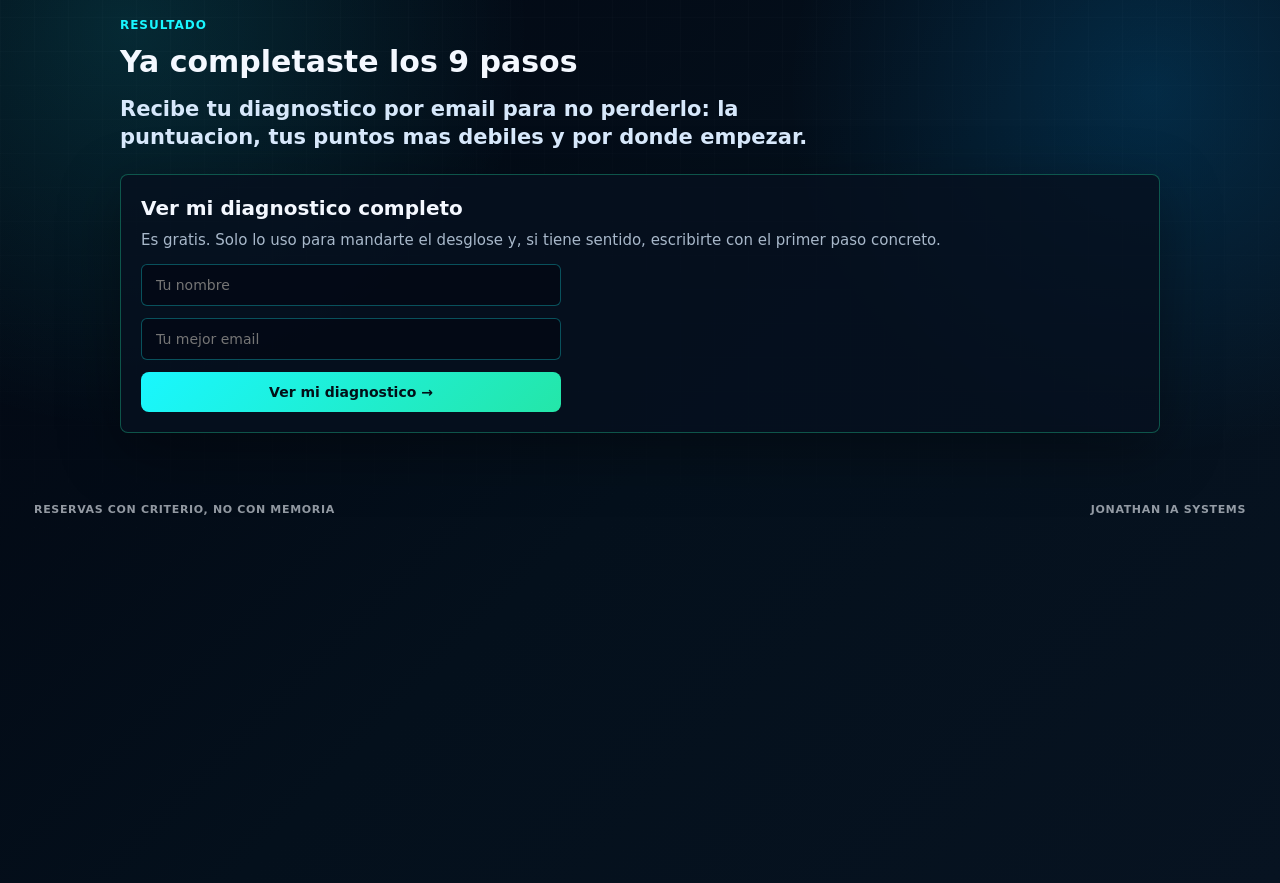
<file: lead-magnets/reservas.html>
<!doctype html>
<html lang="es">
<head>
  <meta charset="utf-8">
  <meta name="viewport" content="width=device-width, initial-scale=1">
  <title>Flujo minimo de reservas y citas</title>
  <style>
    :root {
      --bg: #020611;
      --panel: #07111f;
      --panel-2: #0b1628;
      --line: #12324c;
      --cyan: #19f7ff;
      --blue: #00a3ff;
      --green: #24e6a8;
      --amber: #ffb84d;
      --red: #ff4d5e;
      --text: #f4f8ff;
      --muted: #a8b8ca;
      --soft: #d7e8fb;
    }

    * { box-sizing: border-box; }

    body {
      margin: 0;
      background: var(--bg);
      color: var(--text);
      font-family: Inter, ui-sans-serif, system-ui, -apple-system, BlinkMacSystemFont, "Segoe UI", Arial, sans-serif;
      line-height: 1.35;
    }

    .page {
      min-height: 100vh;
      padding: 34px;
      background:
        radial-gradient(circle at 10% 5%, rgba(25, 247, 255, 0.14), transparent 28%),
        radial-gradient(circle at 90% 12%, rgba(0, 163, 255, 0.18), transparent 26%),
        linear-gradient(135deg, var(--bg), #04101c 52%, #071321);
      position: relative;
      overflow: hidden;
    }

    .page::before {
      content: "";
      position: absolute;
      inset: 0;
      background-image:
        linear-gradient(rgba(255,255,255,0.025) 1px, transparent 1px),
        linear-gradient(90deg, rgba(255,255,255,0.025) 1px, transparent 1px);
      background-size: 34px 34px;
      mask-image: linear-gradient(to bottom, rgba(0,0,0,0.65), transparent 90%);
      pointer-events: none;
    }

    .content {
      position: relative;
      z-index: 1;
      max-width: 1040px;
      margin: 0 auto;
      padding-bottom: 40px;
    }

    .eyebrow {
      color: var(--cyan);
      font-size: 12px;
      font-weight: 800;
      text-transform: uppercase;
      letter-spacing: 0.08em;
      margin-bottom: 14px;
    }

    h1, h2, h3, p { margin: 0; }

    h1 {
      max-width: 840px;
      font-size: 46px;
      line-height: 1;
      font-weight: 900;
      margin-bottom: 18px;
    }

    h2 { font-size: 30px; line-height: 1; margin-bottom: 18px; }
    h3 { font-size: 17px; margin-bottom: 8px; }

    .lead {
      max-width: 760px;
      color: var(--soft);
      font-size: 21px;
      font-weight: 600;
      margin-bottom: 22px;
    }

    .intro-grid {
      display: grid;
      grid-template-columns: 1.15fr 0.85fr;
      gap: 18px;
      margin-top: 20px;
      margin-bottom: 24px;
    }

    .card {
      border: 1px solid rgba(25, 247, 255, 0.18);
      background: rgba(7, 17, 31, 0.82);
      box-shadow: 0 18px 60px rgba(0, 0, 0, 0.34);
      border-radius: 8px;
      padding: 20px;
    }

    .card.warning { border-color: rgba(255, 77, 94, 0.35); }
    .card.action { border-color: rgba(36, 230, 168, 0.32); }

    .big-line {
      color: var(--text);
      font-size: 22px;
      font-weight: 900;
      line-height: 1.1;
      margin-bottom: 12px;
    }

    .muted { color: var(--muted); font-size: 15px; }

    .legend-row {
      display: flex;
      gap: 8px;
      flex-wrap: wrap;
      margin-bottom: 16px;
    }

    .legend-chip {
      padding: 7px 14px;
      border-radius: 20px;
      font-size: 13px;
      font-weight: 800;
      border: 1px solid;
      white-space: nowrap;
    }

    .legend-chip.bad {
      color: var(--red);
      border-color: rgba(255, 77, 94, 0.4);
      background: rgba(255, 77, 94, 0.1);
    }

    .legend-chip.medium {
      color: var(--amber);
      border-color: rgba(255, 184, 77, 0.4);
      background: rgba(255, 184, 77, 0.1);
    }

    .legend-chip.good {
      color: var(--green);
      border-color: rgba(36, 230, 168, 0.4);
      background: rgba(36, 230, 168, 0.1);
    }

    .mesaflow-logo {
      height: 46px;
      width: auto;
      display: block;
      margin-bottom: 12px;
    }

    .audit-list { display: flex; flex-direction: column; gap: 7px; }

    .audit-row {
      display: grid;
      grid-template-columns: 34px 1fr 130px;
      gap: 14px;
      align-items: center;
      padding: 11px 14px;
      border-radius: 8px;
      background: rgba(255, 255, 255, 0.045);
      border: 1px solid rgba(255, 255, 255, 0.07);
      transition: border-color .2s ease;
    }

    .audit-row.answered { border-color: rgba(36, 230, 168, 0.35); }

    .audit-num {
      font-family: ui-monospace, "Courier New", monospace;
      font-size: 13px;
      font-weight: 800;
      color: var(--cyan);
    }

    .audit-title { font-size: 14.5px; font-weight: 900; color: var(--text); margin-bottom: 2px; }
    .audit-q { font-size: 12.5px; color: var(--muted); font-weight: 600; }

    .audit-score { display: flex; gap: 6px; justify-content: flex-end; }

    .tap-hint {
      color: var(--cyan);
      font-size: 14px;
      font-weight: 800;
      margin-bottom: 14px;
    }

    .audit-score button {
      width: 40px;
      height: 40px;
      border-radius: 8px;
      border: 1px solid rgba(25, 247, 255, 0.45);
      background: rgba(25, 247, 255, 0.10);
      color: var(--soft);
      font-size: 14px;
      font-weight: 900;
      font-family: inherit;
      cursor: pointer;
      box-shadow: 0 2px 0 rgba(25, 247, 255, 0.3), 0 3px 8px rgba(0, 0, 0, 0.35);
      transition: all .12s ease;
    }

    .audit-score button:hover {
      border-color: var(--cyan);
      background: rgba(25, 247, 255, 0.22);
      transform: translateY(-2px);
      box-shadow: 0 4px 0 rgba(25, 247, 255, 0.3), 0 6px 12px rgba(0, 0, 0, 0.35);
    }

    .audit-score button:active {
      transform: translateY(1px);
      box-shadow: 0 1px 0 rgba(25, 247, 255, 0.3);
    }

    .audit-score button.selected {
      background: var(--cyan);
      color: #021018;
      border-color: var(--cyan);
      box-shadow: 0 2px 0 rgba(6, 90, 100, 0.6), 0 0 16px rgba(25, 247, 255, 0.55);
    }

    .progress-bar {
      display: flex;
      justify-content: space-between;
      align-items: center;
      margin-top: 18px;
      padding: 14px 18px;
      border-radius: 8px;
      background: rgba(255, 255, 255, 0.04);
      border: 1px solid rgba(255, 255, 255, 0.08);
      gap: 14px;
      flex-wrap: wrap;
    }

    .progress-bar span { color: var(--muted); font-size: 13px; font-weight: 700; }

    .btn-primary {
      background: linear-gradient(135deg, var(--cyan), var(--green));
      color: #021018;
      border: none;
      padding: 12px 22px;
      border-radius: 8px;
      font-weight: 900;
      font-size: 14px;
      cursor: pointer;
      font-family: inherit;
    }

    .btn-primary:disabled { opacity: .35; cursor: not-allowed; filter: grayscale(.4); }

    .gate-form { display: flex; flex-direction: column; gap: 12px; max-width: 420px; margin-top: 14px; }

    .gate-form input {
      padding: 12px 14px;
      border-radius: 6px;
      border: 1px solid rgba(25, 247, 255, 0.3);
      background: rgba(2, 6, 17, 0.6);
      color: var(--text);
      font-size: 14px;
      font-family: inherit;
    }

    .gate-form input:focus { outline: none; border-color: var(--cyan); }

    .gate-error { color: var(--red); font-size: 12.5px; font-weight: 700; display: none; }

    .diagnosis-list { display: flex; flex-direction: column; gap: 10px; margin-top: 16px; margin-bottom: 24px; }

    .diagnosis-item {
      padding: 14px 16px;
      border-radius: 8px;
      background: rgba(255, 77, 94, 0.06);
      border: 1px solid rgba(255, 77, 94, 0.28);
    }

    .diagnosis-item .d-title { color: var(--red); font-weight: 900; font-size: 14px; margin-bottom: 4px; }
    .diagnosis-item .d-fix { color: var(--soft); font-size: 13.5px; font-weight: 600; }
    .diagnosis-item .d-fix b { color: var(--green); }

    .score-grid { display: grid; grid-template-columns: repeat(3, 1fr); gap: 14px; margin-top: 6px; }

    .score {
      border-radius: 8px;
      padding: 18px;
      min-height: 150px;
      background: rgba(255,255,255,0.045);
      border: 1px solid rgba(255,255,255,0.08);
    }

    .score strong { display: block; font-size: 24px; margin-bottom: 7px; }
    .score.good strong { color: var(--green); }
    .score.medium strong { color: var(--amber); }
    .score.bad strong { color: var(--red); }

    .steps {
      counter-reset: step;
      display: grid;
      grid-template-columns: repeat(5, 1fr);
      gap: 10px;
      margin-top: 18px;
    }

    .step {
      counter-increment: step;
      padding: 14px;
      border-radius: 8px;
      min-height: 128px;
      background: rgba(7, 17, 31, 0.9);
      border: 1px solid rgba(25, 247, 255, 0.16);
      position: relative;
    }

    .step::before {
      content: counter(step);
      display: block;
      width: 24px;
      height: 24px;
      display: grid;
      place-items: center;
      margin-bottom: 10px;
      border-radius: 50%;
      background: var(--blue);
      color: white;
      font-size: 13px;
      font-weight: 900;
    }

    .step p { color: var(--soft); font-size: 13px; font-weight: 650; }

    .cta {
      margin-top: 20px;
      padding: 22px;
      border-radius: 8px;
      background: linear-gradient(135deg, rgba(25, 247, 255, 0.12), rgba(36, 230, 168, 0.10));
      border: 1px solid rgba(36, 230, 168, 0.34);
      display: flex;
      justify-content: space-between;
      gap: 18px;
      align-items: center;
    }

    .cta .word { color: var(--green); font-size: 38px; font-weight: 900; text-align: right; }

    .footer {
      left: 34px;
      right: 34px;
      bottom: 20px;
      z-index: 2;
      display: flex;
      justify-content: space-between;
      color: rgba(244, 248, 255, 0.6);
      font-size: 11px;
      font-weight: 700;
      text-transform: uppercase;
      letter-spacing: 0.06em;
      margin-top: 30px;
    }

    @media (max-width: 860px) {
      .page { padding: 22px; }
      h1 { font-size: 34px; }
      .intro-grid, .score-grid, .steps { grid-template-columns: 1fr; }
      .audit-row { grid-template-columns: 28px 1fr; }
      .audit-score { grid-column: 1 / -1; justify-content: flex-start; margin-top: 6px; }
      .cta { display: block; }
      .cta .word { margin-top: 12px; text-align: left; }
    }
  </style>
</head>
<body>
  <section class="page">
    <div class="content">
      <div class="eyebrow">Jonathan IA Systems - RESERVAS</div>
      <h1>Flujo minimo para no perder reservas ni citas</h1>
      <p class="lead">Puntua cada paso y descubre donde se te escapan reservas por mensajes sin responder, no-shows o falta de seguimiento.</p>

      <div class="card action" style="margin-bottom: 22px;">
        <svg class="mesaflow-logo" viewBox="0 0 540 180" role="img" aria-label="mesaflow">
          <title>Mesaflow</title>
          <g transform="translate(82 90)">
            <rect x="-48" y="-48" width="96" height="96" fill="none" stroke="#FAFAFA" stroke-width="1.2"/>
            <path d="M-29 26 V-7 C-29 -16 -24 -22 -16 -22 C-8 -22 -3 -16 0 -7 C3 -16 8 -22 16 -22 C24 -22 29 -16 29 -7 V26" fill="none" stroke="#FAFAFA" stroke-width="6" stroke-linecap="square" stroke-linejoin="miter"/>
            <path d="M-29 26 H29" stroke="#FAFAFA" stroke-width="6" stroke-linecap="square"/>
            <path d="M0 -7 V26" stroke="#FAFAFA" stroke-width="2" opacity=".5"/>
            <circle cx="0" cy="40" r="4" fill="#FF6B35"/>
          </g>
          <text x="164" y="100" font-family="'Inter Tight', Inter, system-ui, sans-serif" font-size="72" font-weight="500" letter-spacing="-3.1" fill="#FAFAFA">mesa</text>
          <text x="320" y="100" font-family="'Instrument Serif', Georgia, serif" font-size="82" font-weight="400" font-style="italic" letter-spacing="-2.8" fill="#FF6B35">flow</text>
          <line x1="168" y1="120" x2="500" y2="120" stroke="#FAFAFA" stroke-width=".45" opacity=".28"/>
          <text x="170" y="140" font-family="'DM Mono', monospace" font-size="9" letter-spacing="3.4" fill="#888888">RESERVAS CON CRITERIO</text>
        </svg>
        <h3 style="color: var(--green); margin-bottom: 6px;">Tienes un restaurante?</h3>
        <p class="muted">Esto es lo que te prometi en el post: mira especialmente los bloques <b style="color: var(--soft);">03 Confirmacion</b>, <b style="color: var(--soft);">07 Resena</b> y <b style="color: var(--soft);">08 Recompra</b>. Es exactamente lo que resuelve MesaFlow, el sistema propio que he construido para que un restaurante no dependa de memoria, WhatsApp suelto ni llamadas perdidas para gestionar reservas, bajar no-shows y activar reviews. Mas en <a href="https://mesaflow.es" target="_blank" rel="noopener" style="color: var(--cyan);">mesaflow.es</a>.</p>
      </div>

      <div class="intro-grid">
        <div class="card">
          <p class="big-line">Para restaurantes que viven de reservar, confirmar, atender y que el cliente vuelva.</p>
          <p class="muted">Si hoy dependes de acordarte de confirmar, recordar o pedir resena, el problema no es la demanda. Es que la reserva no deja estado.</p>
        </div>
        <div class="card warning">
          <h3>La senal</h3>
          <p class="muted">Una reserva por WhatsApp que nadie pasa a una agenda no es una reserva. Es una promesa que depende de memoria.</p>
        </div>
      </div>

      <p class="tap-hint">&#128070; Toca un boton (0, 1 o 2) en cada fila. No hace falta escribir nada.</p>

      <h2 style="font-size: 20px; margin-bottom: 10px;">Puntua cada paso</h2>
      <div class="legend-row">
        <span class="legend-chip bad">0 = pendiente</span>
        <span class="legend-chip medium">1 = parcial</span>
        <span class="legend-chip good">2 = listo</span>
      </div>

      <div class="audit-list">
        <div class="audit-row">
          <div class="audit-num">01</div>
          <div><div class="audit-title">Entrada</div><div class="audit-q">Por donde llegan las reservas: WhatsApp, Instagram, llamada, web, Google?</div></div>
          <div class="audit-score" data-block="entrada"><button type="button" data-val="0">0</button><button type="button" data-val="1">1</button><button type="button" data-val="2">2</button></div>
        </div>
        <div class="audit-row">
          <div class="audit-num">02</div>
          <div><div class="audit-title">Registro</div><div class="audit-q">Cada reserva queda registrada con nombre, telefono, fecha, hora y fuente?</div></div>
          <div class="audit-score" data-block="registro"><button type="button" data-val="0">0</button><button type="button" data-val="1">1</button><button type="button" data-val="2">2</button></div>
        </div>
        <div class="audit-row">
          <div class="audit-num">03</div>
          <div><div class="audit-title">Confirmacion</div><div class="audit-q">El cliente recibe confirmacion clara?</div></div>
          <div class="audit-score" data-block="confirmacion"><button type="button" data-val="0">0</button><button type="button" data-val="1">1</button><button type="button" data-val="2">2</button></div>
        </div>
        <div class="audit-row">
          <div class="audit-num">04</div>
          <div><div class="audit-title">Anticipo</div><div class="audit-q">Si el no-show duele, existe anticipo o politica clara?</div></div>
          <div class="audit-score" data-block="anticipo"><button type="button" data-val="0">0</button><button type="button" data-val="1">1</button><button type="button" data-val="2">2</button></div>
        </div>
        <div class="audit-row">
          <div class="audit-num">05</div>
          <div><div class="audit-title">Recordatorio</div><div class="audit-q">Hay recordatorio automatico antes de la cita/reserva?</div></div>
          <div class="audit-score" data-block="recordatorio"><button type="button" data-val="0">0</button><button type="button" data-val="1">1</button><button type="button" data-val="2">2</button></div>
        </div>
        <div class="audit-row">
          <div class="audit-num">06</div>
          <div><div class="audit-title">Cambio/cancelacion</div><div class="audit-q">El cliente sabe como cambiar o cancelar sin caos?</div></div>
          <div class="audit-score" data-block="cambio"><button type="button" data-val="0">0</button><button type="button" data-val="1">1</button><button type="button" data-val="2">2</button></div>
        </div>
        <div class="audit-row">
          <div class="audit-num">07</div>
          <div><div class="audit-title">Resena</div><div class="audit-q">Se pide resena despues de una buena experiencia?</div></div>
          <div class="audit-score" data-block="resena"><button type="button" data-val="0">0</button><button type="button" data-val="1">1</button><button type="button" data-val="2">2</button></div>
        </div>
        <div class="audit-row">
          <div class="audit-num">08</div>
          <div><div class="audit-title">Recompra</div><div class="audit-q">Existe un mensaje para que vuelva?</div></div>
          <div class="audit-score" data-block="recompra"><button type="button" data-val="0">0</button><button type="button" data-val="1">1</button><button type="button" data-val="2">2</button></div>
        </div>
        <div class="audit-row">
          <div class="audit-num">09</div>
          <div><div class="audit-title">Dashboard</div><div class="audit-q">Se revisan reservas, no-shows, cancelaciones y fuentes cada semana?</div></div>
          <div class="audit-score" data-block="dashboard"><button type="button" data-val="0">0</button><button type="button" data-val="1">1</button><button type="button" data-val="2">2</button></div>
        </div>
      </div>

      <div class="progress-bar">
        <span id="progressText">0/9 pasos respondidos</span>
        <button id="verResultadoBtn" class="btn-primary" disabled>Ver mi diagnostico &rarr;</button>
      </div>
    </div>
    <div class="footer">
      <span>Entrada - Reserva - Confirmacion - Recordatorio - Resena - Recompra</span>
      <span>jonathan.iasistems</span>
    </div>
  </section>

  <section class="page" id="resultPage">
    <div class="content">
      <div class="eyebrow">Resultado</div>
      <h2>Ya completaste los 9 pasos</h2>
      <p class="lead">Recibe tu diagnostico por email para no perderlo: la puntuacion, tus puntos mas debiles y por donde empezar.</p>

      <div id="gateCard" class="card action gate">
        <h3 style="font-size: 20px; margin-bottom: 8px;">Ver mi diagnostico completo</h3>
        <p class="muted">Es gratis. Solo lo uso para mandarte el desglose y, si tiene sentido, escribirte con el primer paso concreto.</p>
        <form id="gateForm" class="gate-form">
          <input type="text" id="gateName" placeholder="Tu nombre" autocomplete="given-name">
          <input type="email" id="gateEmail" placeholder="Tu mejor email" required autocomplete="email">
          <span class="gate-error" id="gateError">Escribe un email valido para ver tu resultado.</span>
          <button type="submit" class="btn-primary">Ver mi diagnostico &rarr;</button>
        </form>
      </div>

      <div id="resultsContent" style="display:none;">
        <h2 id="scoreHeadline" style="margin-top: 26px;">Tu puntuacion</h2>
        <p class="lead">La suma de los 9 pasos te dice si el problema es de demanda o de sistema.</p>

        <div class="score-grid" id="scoreGrid"></div>

        <div class="card warning" style="margin-top: 20px;">
          <h3>Tus puntos mas debiles</h3>
          <div class="diagnosis-list" id="diagnosisList"></div>
        </div>

        <div class="card action" style="margin-top: 20px;">
          <h2>5 automatizaciones iniciales, en este orden</h2>
          <div class="steps">
            <div class="step"><p>Confirmacion de reserva o cita.</p></div>
            <div class="step"><p>Recordatorio previo a la visita.</p></div>
            <div class="step"><p>Aviso interno si hay mensaje sin responder.</p></div>
            <div class="step"><p>Solicitud de resena tras la visita.</p></div>
            <div class="step"><p>Reactivacion de cliente antiguo.</p></div>
          </div>
        </div>

        <div class="cta">
          <div>
            <h3>Siguiente paso</h3>
            <p class="muted" id="ctaText"></p>
          </div>
          <div style="display:flex; flex-direction:column; gap:10px; align-items:flex-end;">
            <div class="word">AUDITORIA</div>
            <a href="https://ig.me/m/jonathan.iasistems" target="_blank" rel="noopener" class="btn-primary" style="text-decoration:none; display:inline-block;">Escribir por Instagram</a>
          </div>
        </div>
      </div>
    </div>
    <div class="footer">
      <span>Reservas con criterio, no con memoria</span>
      <span>Jonathan IA Systems</span>
    </div>
  </section>

  <script>
    var BLOCKS = [
      { key: 'entrada', title: 'Entrada', fix: 'Centralizo WhatsApp, Instagram, llamadas y web en un unico canal de reservas. Dejas de perder peticiones sueltas repartidas en apps distintas.' },
      { key: 'registro', title: 'Registro', fix: 'Cada reserva entra con nombre, telefono, fecha y hora en la agenda automaticamente. Deja de vivir solo en un chat que nadie vuelve a mirar.' },
      { key: 'confirmacion', title: 'Confirmacion', fix: 'Confirmacion automatica en cuanto se reserva. El cliente sabe que quedo agendado sin que nadie tenga que escribirle a mano.' },
      { key: 'anticipo', title: 'Anticipo', fix: 'Politica de anticipo o senal automatizada cuando el no-show sale caro. Menos huecos perdidos por gente que reserva y no aparece.' },
      { key: 'recordatorio', title: 'Recordatorio', fix: 'Recordatorio automatico antes de la cita o la mesa. Bajan los no-shows sin que nadie tenga que llamar el dia antes.' },
      { key: 'cambio', title: 'Cambio/cancelacion', fix: 'El cliente puede cambiar o cancelar solo, sin escribir cinco veces. Menos caos de ultima hora para tu equipo.' },
      { key: 'resena', title: 'Resena', fix: 'Peticion automatica de resena justo despues de una buena experiencia. Creces en reputacion sin que nadie tenga que acordarse de pedirlo.' },
      { key: 'recompra', title: 'Recompra', fix: 'Mensaje automatico para que el cliente vuelva pasado un tiempo. Recuperas visitas que hoy simplemente no vuelven a aparecer.' },
      { key: 'dashboard', title: 'Dashboard', fix: 'Panel semanal de reservas, no-shows, cancelaciones y fuente. Decides con datos que canal te trae mejores reservas, no por intuicion.' }
    ];

    var answers = {};
    var TOTAL_BLOCKS = BLOCKS.length;

    function updateProgress() {
      var count = Object.keys(answers).length;
      document.getElementById('progressText').textContent = count + '/' + TOTAL_BLOCKS + ' pasos respondidos';
      document.getElementById('verResultadoBtn').disabled = count < TOTAL_BLOCKS;
    }

    document.querySelectorAll('.audit-score').forEach(function (group) {
      var block = group.getAttribute('data-block');
      group.querySelectorAll('button').forEach(function (btn) {
        btn.addEventListener('click', function () {
          answers[block] = parseInt(btn.getAttribute('data-val'), 10);
          group.querySelectorAll('button').forEach(function (b) { b.classList.remove('selected'); });
          btn.classList.add('selected');
          group.closest('.audit-row').classList.add('answered');
          updateProgress();
        });
      });
    });

    document.getElementById('verResultadoBtn').addEventListener('click', function () {
      document.getElementById('resultPage').scrollIntoView({ behavior: 'smooth' });
    });

    document.getElementById('gateForm').addEventListener('submit', function (e) {
      e.preventDefault();
      var email = document.getElementById('gateEmail').value.trim();
      var name = document.getElementById('gateName').value.trim();
      var emailOk = /^[^\s@]+@[^\s@]+\.[^\s@]+$/.test(email);
      if (!emailOk) {
        document.getElementById('gateError').style.display = 'block';
        return;
      }
      document.getElementById('gateError').style.display = 'none';

      var total = 0;
      Object.keys(answers).forEach(function (k) { total += answers[k]; });
      var max = TOTAL_BLOCKS * 2;

      var weakBlocks = BLOCKS.map(function (b) {
        return { key: b.key, title: b.title, fix: b.fix, score: answers[b.key] };
      }).sort(function (a, b) { return a.score - b.score; }).slice(0, 3);

      renderResults(total, max, weakBlocks, name);

      // TODO(GHL): reemplazar por la URL real del Inbound Webhook del Workflow de GHL.
      var WEBHOOK_URL = 'REEMPLAZAR_CON_URL_WEBHOOK_GHL';
      if (WEBHOOK_URL.indexOf('REEMPLAZAR') !== 0) {
        var diagnosisText = weakBlocks.map(function (b) {
          return b.title + ' (' + b.score + '/2): ' + b.fix;
        }).join('\n\n');

        fetch(WEBHOOK_URL, {
          method: 'POST',
          headers: { 'Content-Type': 'application/json' },
          keepalive: true,
          body: JSON.stringify({
            source: 'lead_magnet_reservas',
            first_name: name,
            email: email,
            score_total: total,
            band: document.getElementById('scoreGrid').querySelector('h3').textContent,
            diagnosis_text: diagnosisText,
            answers: answers,
            weak_blocks: weakBlocks.map(function (b) { return b.key; }),
            ts: new Date().toISOString()
          })
        }).catch(function () {});
      }

      document.getElementById('gateCard').style.display = 'none';
      document.getElementById('resultsContent').style.display = 'block';
      document.getElementById('resultsContent').scrollIntoView({ behavior: 'smooth' });
    });

    function renderResults(total, max, weakBlocks, name) {
      var band, bandClass, bandTitle, bandCopy;
      if (total <= 6) {
        band = '0-6'; bandClass = 'bad'; bandTitle = 'Fuga critica';
        bandCopy = 'Las reservas dependen de memoria y de quien conteste el WhatsApp a tiempo. Esto es exactamente lo que monto: confirmacion, recordatorio y recompra automaticos.';
      } else if (total <= 13) {
        band = '7-13'; bandClass = 'medium'; bandTitle = 'Sistema parcial';
        bandCopy = 'Hay piezas, pero falta cerrar el circuito completo. Automatizando 2-3 pasos concretos se nota en menos no-shows y mas repeticion.';
      } else {
        band = '14-18'; bandClass = 'good'; bandTitle = 'Base solida';
        bandCopy = 'Se puede optimizar con automatizacion y reporting para exprimir mas la agenda que ya tienes.';
      }

      document.getElementById('scoreHeadline').textContent = (name ? name + ', tu' : 'Tu') + ' puntuacion: ' + total + '/' + max;

      document.getElementById('scoreGrid').innerHTML =
        '<div class="score ' + bandClass + '">' +
          '<strong>' + band + '</strong>' +
          '<h3>' + bandTitle + '</h3>' +
          '<p class="muted">' + bandCopy + '</p>' +
        '</div>';

      document.getElementById('diagnosisList').innerHTML = weakBlocks.map(function (b) {
        return '<div class="diagnosis-item">' +
          '<div class="d-title">' + b.title + ' - puntuacion ' + b.score + '/2</div>' +
          '<div class="d-fix"><b>Lo que resuelvo:</b> ' + b.fix + '</div>' +
        '</div>';
      }).join('');

      document.getElementById('ctaText').innerHTML = 'Vi tu diagnostico: tu mayor fuga esta en <b style="color:var(--green)">' + weakBlocks[0].title + '</b>. Si quieres, te escribo por Instagram con el primer paso concreto para cerrarla, o me escribes tu con la palabra:';
    }
  </script>
</body>
</html>
</file>
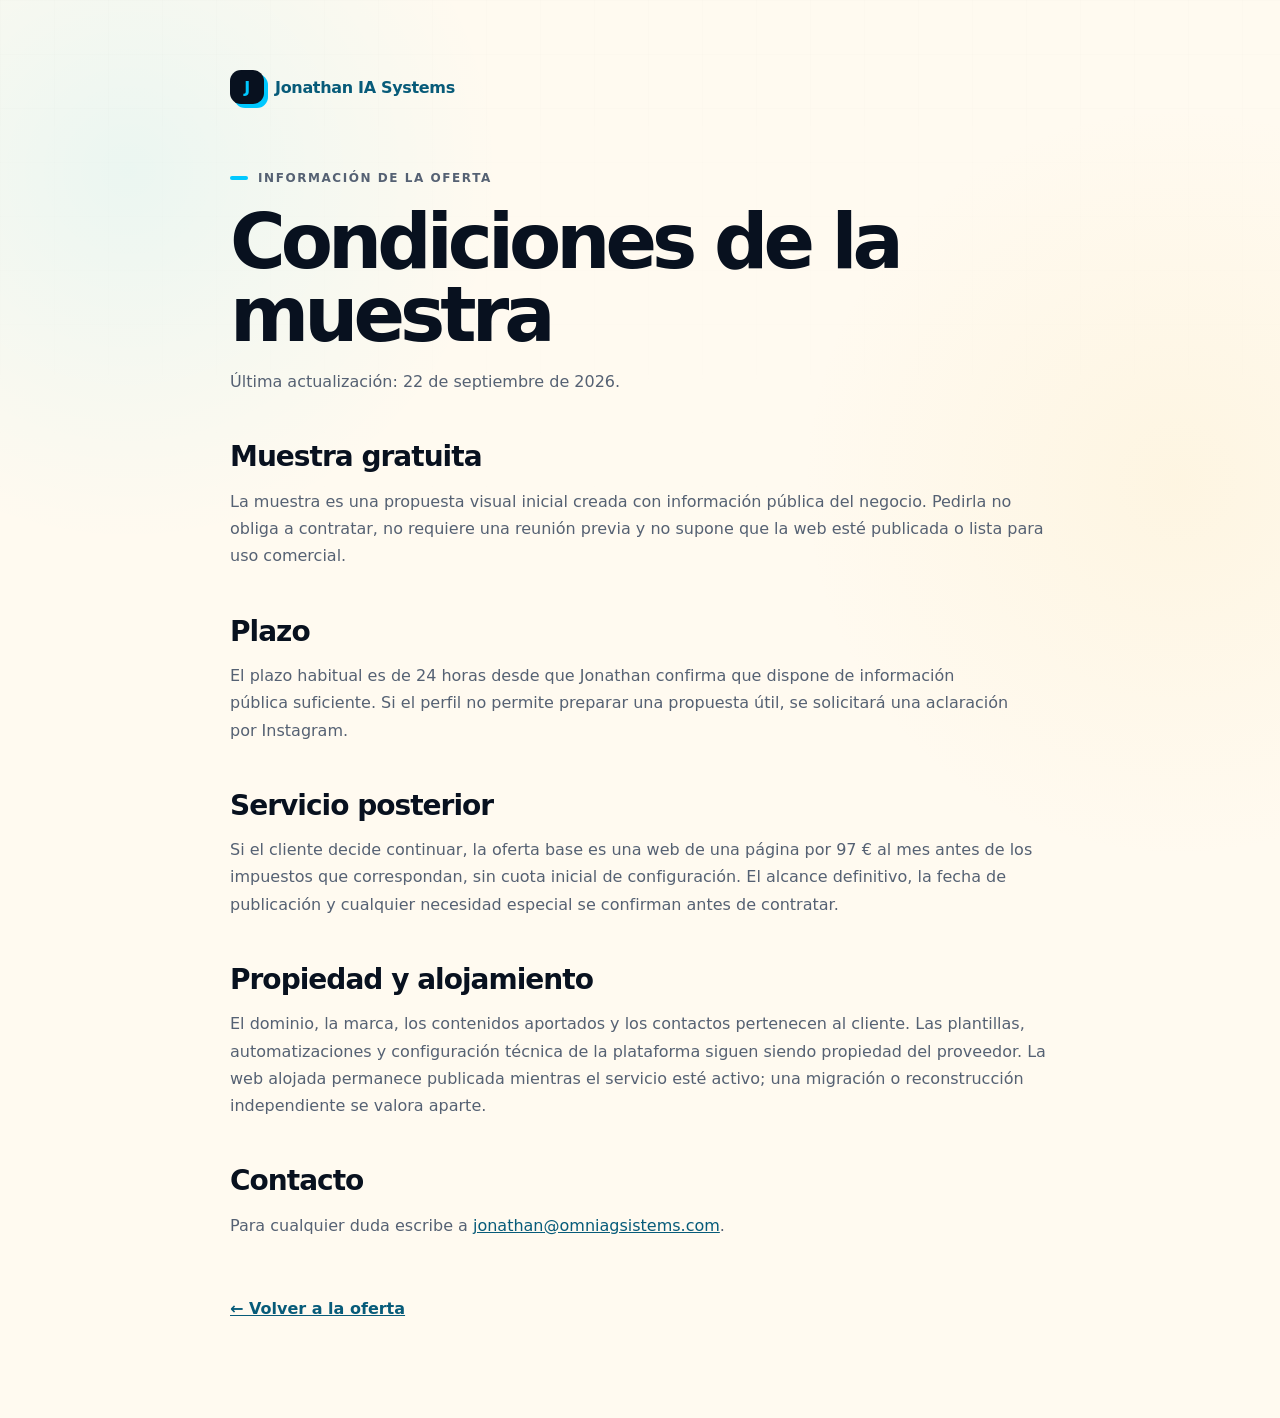
<file: muestra-web/condiciones.html>
<!doctype html>
<html lang="es">
  <head>
    <meta charset="UTF-8" />
    <meta name="viewport" content="width=device-width, initial-scale=1.0" />
    <meta name="robots" content="index,follow" />
    <title>Condiciones de la muestra | Jonathan IA Systems</title>
    <link rel="stylesheet" href="/muestra-web/styles.css" />
  </head>
  <body>
    <main class="legal-page">
      <a class="brand" href="/muestra-web" aria-label="Volver a la oferta"><span class="brand-mark" aria-hidden="true">J</span><span>Jonathan IA Systems</span></a>
      <p class="eyebrow"><span></span> Información de la oferta</p>
      <h1>Condiciones de la muestra</h1>
      <p>Última actualización: 22 de septiembre de 2026.</p>
      <h2>Muestra gratuita</h2>
      <p>La muestra es una propuesta visual inicial creada con información pública del negocio. Pedirla no obliga a contratar, no requiere una reunión previa y no supone que la web esté publicada o lista para uso comercial.</p>
      <h2>Plazo</h2>
      <p>El plazo habitual es de 24 horas desde que Jonathan confirma que dispone de información pública suficiente. Si el perfil no permite preparar una propuesta útil, se solicitará una aclaración por Instagram.</p>
      <h2>Servicio posterior</h2>
      <p>Si el cliente decide continuar, la oferta base es una web de una página por 97 € al mes antes de los impuestos que correspondan, sin cuota inicial de configuración. El alcance definitivo, la fecha de publicación y cualquier necesidad especial se confirman antes de contratar.</p>
      <h2>Propiedad y alojamiento</h2>
      <p>El dominio, la marca, los contenidos aportados y los contactos pertenecen al cliente. Las plantillas, automatizaciones y configuración técnica de la plataforma siguen siendo propiedad del proveedor. La web alojada permanece publicada mientras el servicio esté activo; una migración o reconstrucción independiente se valora aparte.</p>
      <h2>Contacto</h2>
      <p>Para cualquier duda escribe a <a href="mailto:jonathan@omniagsistems.com">jonathan@omniagsistems.com</a>.</p>
      <a class="back-link" href="/muestra-web">← Volver a la oferta</a>
    </main>
  </body>
</html>
</file>
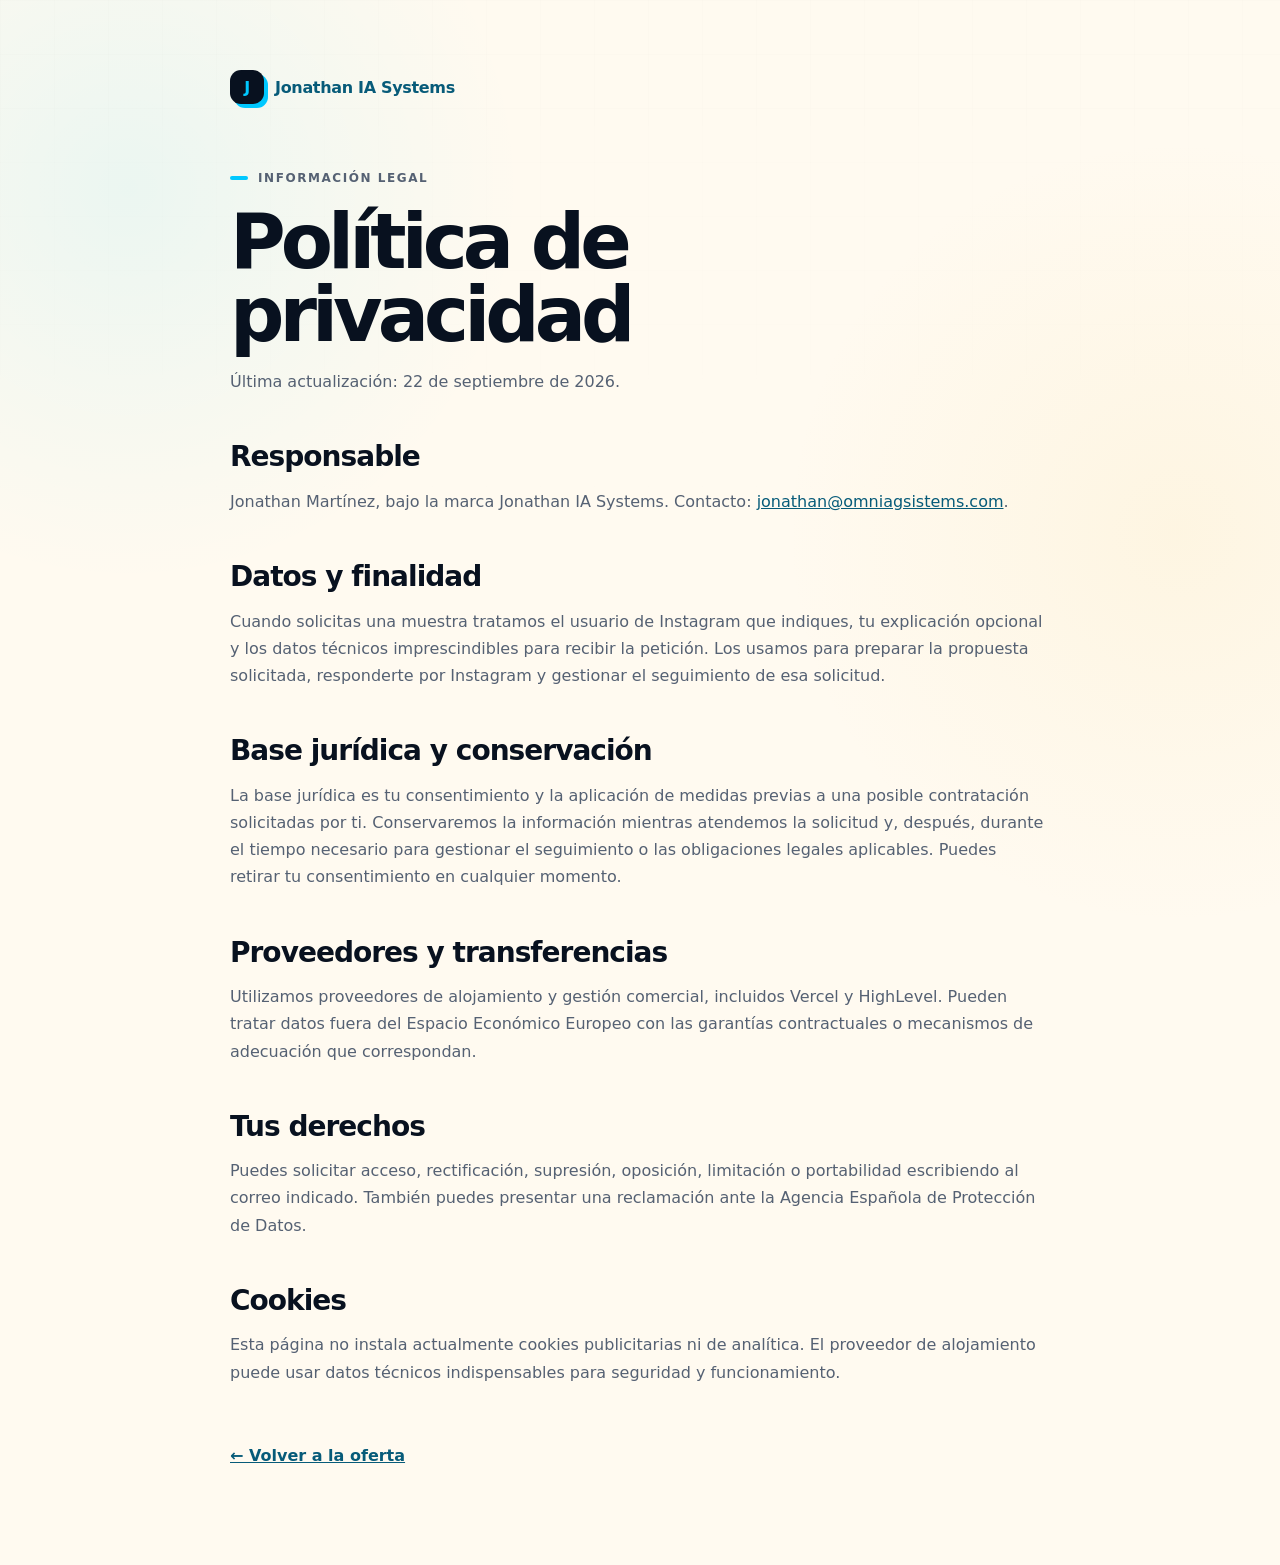
<file: muestra-web/privacidad.html>
<!doctype html>
<html lang="es">
  <head>
    <meta charset="UTF-8" />
    <meta name="viewport" content="width=device-width, initial-scale=1.0" />
    <meta name="robots" content="index,follow" />
    <title>Política de privacidad | Jonathan IA Systems</title>
    <link rel="stylesheet" href="/muestra-web/styles.css" />
  </head>
  <body>
    <main class="legal-page">
      <a class="brand" href="/muestra-web" aria-label="Volver a la oferta"><span class="brand-mark" aria-hidden="true">J</span><span>Jonathan IA Systems</span></a>
      <p class="eyebrow"><span></span> Información legal</p>
      <h1>Política de privacidad</h1>
      <p>Última actualización: 22 de septiembre de 2026.</p>
      <h2>Responsable</h2>
      <p>Jonathan Martínez, bajo la marca Jonathan IA Systems. Contacto: <a href="mailto:jonathan@omniagsistems.com">jonathan@omniagsistems.com</a>.</p>
      <h2>Datos y finalidad</h2>
      <p>Cuando solicitas una muestra tratamos el usuario de Instagram que indiques, tu explicación opcional y los datos técnicos imprescindibles para recibir la petición. Los usamos para preparar la propuesta solicitada, responderte por Instagram y gestionar el seguimiento de esa solicitud.</p>
      <h2>Base jurídica y conservación</h2>
      <p>La base jurídica es tu consentimiento y la aplicación de medidas previas a una posible contratación solicitadas por ti. Conservaremos la información mientras atendemos la solicitud y, después, durante el tiempo necesario para gestionar el seguimiento o las obligaciones legales aplicables. Puedes retirar tu consentimiento en cualquier momento.</p>
      <h2>Proveedores y transferencias</h2>
      <p>Utilizamos proveedores de alojamiento y gestión comercial, incluidos Vercel y HighLevel. Pueden tratar datos fuera del Espacio Económico Europeo con las garantías contractuales o mecanismos de adecuación que correspondan.</p>
      <h2>Tus derechos</h2>
      <p>Puedes solicitar acceso, rectificación, supresión, oposición, limitación o portabilidad escribiendo al correo indicado. También puedes presentar una reclamación ante la Agencia Española de Protección de Datos.</p>
      <h2>Cookies</h2>
      <p>Esta página no instala actualmente cookies publicitarias ni de analítica. El proveedor de alojamiento puede usar datos técnicos indispensables para seguridad y funcionamiento.</p>
      <a class="back-link" href="/muestra-web">← Volver a la oferta</a>
    </main>
  </body>
</html>
</file>
<file: styles.css>
:root {
  color-scheme: dark;
  --bg: #050505;
  --panel: rgba(125, 211, 252, 0.078);
  --panel-strong: rgba(125, 211, 252, 0.13);
  --text: #f7fafc;
  --muted: #c7d9ee;
  --line: rgba(125, 211, 252, 0.22);
  --electric: #00d8ff;
  --electric-soft: rgba(0, 216, 255, 0.19);
  --blue: #0075ff;
  --blue-soft: rgba(0, 117, 255, 0.19);
  --violet: #6d5dfc;
  --radius: 8px;
  --max: 560px;
  font-family:
    Inter, ui-sans-serif, system-ui, -apple-system, BlinkMacSystemFont, "Segoe UI", sans-serif;
}

* {
  box-sizing: border-box;
}

html {
  min-width: 320px;
  scroll-behavior: smooth;
}

body {
  min-width: 320px;
  margin: 0;
  background:
    radial-gradient(circle at 18% 12%, rgba(0, 216, 255, 0.18), transparent 28rem),
    radial-gradient(circle at 86% 14%, rgba(0, 117, 255, 0.22), transparent 32rem),
    radial-gradient(circle at 78% 82%, rgba(109, 93, 252, 0.14), transparent 26rem),
    linear-gradient(135deg, #020512 0%, #07182b 54%, #02040a 100%);
  color: var(--text);
  line-height: 1.45;
}

body::before {
  position: fixed;
  inset: 0;
  z-index: -1;
  pointer-events: none;
  content: "";
  background-image:
    linear-gradient(rgba(125, 211, 252, 0.035) 1px, transparent 1px),
    linear-gradient(90deg, rgba(125, 211, 252, 0.035) 1px, transparent 1px);
  background-size: 58px 58px;
  mask-image: linear-gradient(to bottom, rgba(0, 0, 0, 0.85), transparent 78%);
}

a {
  color: inherit;
  text-decoration: none;
}

.hub {
  width: min(calc(100% - 32px), var(--max));
  margin: 0 auto;
  padding: 28px 0 34px;
}

.intro {
  padding-top: 10px;
}

.banner {
  height: 142px;
  margin-bottom: 20px;
  border: 1px solid var(--line);
  border-radius: var(--radius);
  background:
    linear-gradient(90deg, rgba(2, 5, 18, 0.08), rgba(2, 5, 18, 0.02)),
    url("assets/hero-banner-electric.svg") center / cover no-repeat;
  box-shadow:
    0 20px 54px rgba(0, 0, 0, 0.34),
    0 0 38px rgba(0, 216, 255, 0.13);
}

.profile-row {
  display: flex;
  align-items: center;
  gap: 12px;
  margin-bottom: 22px;
}

.profile-avatar {
  flex: 0 0 auto;
  width: 56px;
  height: 56px;
  border: 2px solid rgba(0, 216, 255, 0.72);
  border-radius: 50%;
  object-fit: cover;
  object-position: center;
  box-shadow: 0 14px 34px rgba(0, 0, 0, 0.35);
}

.eyebrow,
.handle,
h1,
p {
  margin: 0;
}

.eyebrow {
  font-size: 13px;
  font-weight: 950;
  letter-spacing: 2px;
  text-transform: uppercase;
}

.handle {
  margin-top: 3px;
  color: var(--muted);
  font-size: 14px;
  font-weight: 760;
}

h1 {
  max-width: 12ch;
  margin-bottom: 16px;
  font-size: clamp(39px, 11vw, 64px);
  line-height: 0.98;
  letter-spacing: 0;
}

.intro-copy {
  max-width: 48ch;
  margin-bottom: 22px;
  color: var(--muted);
  font-size: 17px;
}

.link-list {
  display: grid;
  gap: 10px;
}

.link-card {
  position: relative;
  display: block;
  min-height: 76px;
  padding: 17px 64px 17px 18px;
  border: 1px solid var(--line);
  border-radius: var(--radius);
  background: var(--panel);
  box-shadow:
    0 16px 42px rgba(0, 0, 0, 0.18),
    inset 0 1px 0 rgba(125, 211, 252, 0.05);
}

.link-card::after {
  position: absolute;
  top: 50%;
  right: 18px;
  display: grid;
  width: 34px;
  height: 34px;
  transform: translateY(-50%);
  place-items: center;
  border: 1px solid rgba(255, 255, 255, 0.14);
  border-radius: 50%;
  color: var(--electric);
  content: ">";
  font-weight: 950;
}

.link-card:hover,
.link-card:focus-visible {
  border-color: rgba(0, 216, 255, 0.66);
  background: var(--panel-strong);
  outline: none;
}

.link-card-primary {
  border-color: rgba(0, 216, 255, 0.74);
  background:
    linear-gradient(135deg, var(--blue-soft), var(--electric-soft)),
    var(--panel);
  box-shadow:
    0 16px 46px rgba(0, 0, 0, 0.22),
    0 0 34px rgba(0, 216, 255, 0.16);
}

.link-card-soft {
  opacity: 0.88;
}

.link-main,
.link-note {
  display: block;
  min-width: 0;
}

.link-main {
  overflow-wrap: anywhere;
  font-size: 18px;
  font-weight: 930;
}

.link-note {
  margin-top: 4px;
  color: var(--muted);
  font-size: 13px;
  font-weight: 740;
  overflow-wrap: anywhere;
}

@media (max-width: 520px) {
  .hub {
    width: min(calc(100% - 24px), var(--max));
    padding-top: 18px;
  }

  .banner {
    height: 104px;
  }

  .link-card {
    min-height: 74px;
    padding: 15px 52px 15px 14px;
  }

  .link-card::after {
    right: 14px;
    width: 30px;
    height: 30px;
  }

  .intro-copy {
    font-size: 16px;
  }
}
</file>
<file: muestra-web/styles.css>
:root {
  --ink: #08111f;
  --ink-soft: #253246;
  --paper: #f4ecd6;
  --cream: #fffaf0;
  --white: #ffffff;
  --cyan: #00c8ff;
  --cyan-dark: #008eb8;
  --line: rgba(8, 17, 31, 0.14);
  --shadow: 0 30px 80px rgba(8, 17, 31, 0.16);
  --radius: 26px;
  --max: 1160px;
}

* { box-sizing: border-box; }
html { scroll-behavior: smooth; }
[id] { scroll-margin-top: 92px; }
body {
  margin: 0;
  background:
    radial-gradient(circle at 10% 12%, rgba(0,200,255,.08), transparent 22%),
    radial-gradient(circle at 92% 34%, rgba(244,210,122,.12), transparent 25%),
    var(--cream);
  color: var(--ink);
  font-family: Inter, ui-sans-serif, system-ui, -apple-system, BlinkMacSystemFont, "Segoe UI", sans-serif;
  -webkit-font-smoothing: antialiased;
}

body::before {
  content: "";
  position: fixed;
  inset: 0;
  z-index: -1;
  pointer-events: none;
  opacity: .18;
  background-image:
    linear-gradient(rgba(8,17,31,.05) 1px, transparent 1px),
    linear-gradient(90deg, rgba(8,17,31,.05) 1px, transparent 1px);
  background-size: 54px 54px;
  mask-image: linear-gradient(to bottom, black, transparent 72%);
}

a { color: inherit; }
img { display: block; max-width: 100%; }
button, input, textarea { font: inherit; }

.site-header {
  width: min(calc(100% - 40px), var(--max));
  min-height: 84px;
  margin: 0 auto;
  display: flex;
  align-items: center;
  justify-content: space-between;
  position: sticky;
  top: 0;
  z-index: 100;
  padding: 0 16px;
  border-radius: 0 0 20px 20px;
  background: rgba(255,250,240,.78);
  backdrop-filter: blur(18px);
  -webkit-backdrop-filter: blur(18px);
}

.brand {
  display: inline-flex;
  align-items: center;
  gap: 11px;
  font-weight: 850;
  text-decoration: none;
  letter-spacing: -0.02em;
}

.brand-mark {
  display: grid;
  place-items: center;
  width: 34px;
  height: 34px;
  border-radius: 11px;
  background: var(--ink);
  color: var(--cyan);
  font-weight: 900;
  box-shadow: 4px 4px 0 var(--cyan);
}

.header-cta {
  padding: 11px 16px;
  border: 1px solid var(--line);
  border-radius: 999px;
  font-size: 14px;
  font-weight: 800;
  text-decoration: none;
  background: rgba(255,255,255,.65);
}

.hero {
  width: min(calc(100% - 40px), var(--max));
  min-height: 720px;
  margin: 18px auto 56px;
  padding: clamp(28px, 5vw, 72px);
  border-radius: 34px;
  background:
    radial-gradient(circle at 82% 18%, rgba(0,200,255,.22), transparent 34%),
    linear-gradient(135deg, #ffffff 0%, #fff9e9 58%, #eefaff 100%);
  border: 1px solid rgba(8,17,31,.08);
  display: grid;
  grid-template-columns: minmax(0, 1.05fr) minmax(340px, .95fr);
  align-items: center;
  gap: clamp(34px, 6vw, 84px);
  overflow: hidden;
  position: relative;
}

.hero::before {
  content: "";
  position: absolute;
  width: 240px;
  height: 240px;
  border: 1px solid rgba(8,17,31,.08);
  border-radius: 50%;
  left: -120px;
  top: 44px;
}

.hero-orbit {
  position: absolute;
  z-index: 0;
  border: 1px solid rgba(0,142,184,.15);
  border-radius: 50%;
  pointer-events: none;
}
.orbit-one { width: 460px; height: 460px; right: -170px; top: -190px; animation: orbit-drift 12s ease-in-out infinite alternate; }
.orbit-two { width: 180px; height: 180px; right: 35%; bottom: -105px; animation: orbit-drift 9s ease-in-out infinite alternate-reverse; }
.hero-copy, .hero-visual { position: relative; z-index: 1; }

.eyebrow {
  display: flex;
  align-items: center;
  gap: 10px;
  margin: 0 0 18px;
  color: var(--ink-soft);
  text-transform: uppercase;
  letter-spacing: .13em;
  font-size: 12px;
  font-weight: 850;
}

.eyebrow span {
  width: 18px;
  height: 4px;
  border-radius: 99px;
  background: var(--cyan);
}

.eyebrow.light { color: rgba(255,255,255,.7); }

h1, h2, h3, p { text-wrap: pretty; }
h1 {
  margin: 0;
  max-width: 720px;
  font-size: clamp(46px, 6.3vw, 83px);
  line-height: .96;
  letter-spacing: -.065em;
}

.hero-lead {
  margin: 28px 0 0;
  max-width: 620px;
  color: #445064;
  font-size: clamp(18px, 2vw, 22px);
  line-height: 1.55;
}

.hero-actions {
  display: flex;
  align-items: center;
  gap: 22px;
  margin-top: 32px;
  flex-wrap: wrap;
}

.button {
  min-height: 54px;
  padding: 0 23px;
  border: 0;
  border-radius: 16px;
  display: inline-flex;
  align-items: center;
  justify-content: center;
  font-weight: 850;
  text-decoration: none;
  cursor: pointer;
  transition: transform .18s ease, box-shadow .18s ease, background .18s ease;
}

.button:hover { transform: translateY(-2px); }
.button-primary {
  background: var(--cyan);
  color: var(--ink);
  box-shadow: 0 12px 34px rgba(0, 200, 255, .3);
}
.button-primary:hover { background: #22d1ff; box-shadow: 0 16px 38px rgba(0,200,255,.36); }
.button-dark { background: var(--ink); color: white; }
.button.full { width: 100%; }
.button:focus-visible, a:focus-visible, input:focus-visible, textarea:focus-visible, summary:focus-visible {
  outline: 3px solid var(--cyan);
  outline-offset: 3px;
}

.text-link { font-weight: 800; text-decoration: none; }
.text-link span { color: var(--cyan-dark); }
.microcopy { margin: 13px 0 0; color: #687386; font-size: 14px; }

.hero-facts {
  padding: 0;
  margin: 40px 0 0;
  list-style: none;
  display: flex;
  gap: 0;
}
.hero-facts li {
  min-width: 112px;
  padding-right: 22px;
  margin-right: 22px;
  border-right: 1px solid var(--line);
  display: grid;
  gap: 3px;
}
.hero-facts li:last-child { border: 0; margin: 0; padding: 0; }
.hero-facts strong { font-size: 25px; letter-spacing: -.04em; }
.hero-facts span { color: #657084; font-size: 12px; }

.hero-visual { min-height: 560px; position: relative; }
.hero-signal {
  position: absolute;
  z-index: 5;
  top: 24px;
  left: -12px;
  display: flex;
  align-items: center;
  gap: 9px;
  padding: 10px 13px;
  border: 1px solid rgba(255,255,255,.4);
  border-radius: 999px;
  background: rgba(8,17,31,.86);
  color: white;
  box-shadow: 0 15px 35px rgba(8,17,31,.18);
  backdrop-filter: blur(12px);
  font-size: 10px;
  font-weight: 850;
  letter-spacing: .05em;
  text-transform: uppercase;
  animation: signal-float 5s ease-in-out infinite;
}
.hero-signal i { width: 7px; height: 7px; border-radius: 50%; background: var(--cyan); box-shadow: 0 0 0 5px rgba(0,200,255,.16); }
.portrait-wrap {
  width: min(79%, 390px);
  height: 520px;
  margin-left: auto;
  position: relative;
  border-radius: 28px;
  overflow: hidden;
  box-shadow: var(--shadow);
  background: var(--ink);
  animation: portrait-breathe 7s ease-in-out infinite;
}
.portrait-wrap img { width: 100%; height: 100%; object-fit: cover; object-position: center 30%; }
.portrait-wrap::after {
  content: "";
  position: absolute;
  inset: 0;
  background: linear-gradient(180deg, transparent 55%, rgba(8,17,31,.7));
}
.portrait-caption {
  position: absolute;
  z-index: 2;
  left: 18px;
  right: 18px;
  bottom: 18px;
  padding: 14px 16px;
  display: flex;
  align-items: center;
  gap: 11px;
  color: white;
  background: rgba(8,17,31,.82);
  backdrop-filter: blur(10px);
  border: 1px solid rgba(255,255,255,.16);
  border-radius: 15px;
}
.portrait-caption div { display: grid; gap: 2px; }
.portrait-caption strong { font-size: 13px; }
.portrait-caption span:last-child { color: rgba(255,255,255,.68); font-size: 11px; }
.status-dot { width: 9px; height: 9px; border-radius: 50%; background: #4be493; box-shadow: 0 0 0 5px rgba(75,228,147,.14); }

.browser-card {
  position: absolute;
  width: 290px;
  left: -32px;
  bottom: 2px;
  border-radius: 18px;
  overflow: hidden;
  background: white;
  border: 1px solid rgba(8,17,31,.11);
  box-shadow: 0 22px 50px rgba(8,17,31,.18);
  transform: rotate(-2deg);
  animation: browser-float 6s ease-in-out infinite;
}
.browser-top {
  height: 34px;
  padding: 0 12px;
  display: flex;
  align-items: center;
  gap: 5px;
  border-bottom: 1px solid #e7eaf0;
}
.browser-top i { width: 7px; height: 7px; border-radius: 50%; background: #d8dde5; }
.browser-top span { margin-left: 7px; color: #8a94a4; font-size: 9px; }
.browser-content { padding: 24px 22px 20px; }
.mock-label { color: #008eb8; font-weight: 850; font-size: 8px; letter-spacing: .1em; }
.mock-title, .mock-copy { height: 10px; margin-top: 12px; border-radius: 8px; background: var(--ink); }
.mock-title.short { width: 72%; margin-top: 6px; }
.mock-copy { height: 5px; margin-top: 15px; background: #ccd2da; }
.mock-copy.short { width: 60%; margin-top: 5px; }
.mock-button { width: max-content; margin-top: 17px; padding: 8px 11px; border-radius: 7px; background: var(--cyan); font-size: 8px; font-weight: 900; }
.mock-cards { margin-top: 24px; display: grid; grid-template-columns: repeat(3, 1fr); gap: 6px; }
.mock-cards i { height: 42px; border-radius: 7px; background: #eff3f7; }

.trust-strip {
  width: min(calc(100% - 40px), var(--max));
  margin: 0 auto;
  padding: 20px 26px;
  display: flex;
  justify-content: center;
  gap: 12px 32px;
  flex-wrap: wrap;
  border-top: 1px solid var(--line);
  border-bottom: 1px solid var(--line);
  color: #596578;
  font-size: 14px;
  font-weight: 750;
}
.trust-strip span::before { content: "✓"; margin-right: 8px; color: var(--cyan-dark); font-weight: 900; }

.capability-marquee {
  width: 100%;
  margin: 34px 0 0;
  padding: 13px 0;
  overflow: hidden;
  border-top: 1px solid var(--line);
  border-bottom: 1px solid var(--line);
  background: rgba(255,255,255,.42);
}
.capability-track {
  width: max-content;
  display: flex;
  align-items: center;
  gap: 24px;
  color: #506074;
  font-size: 12px;
  font-weight: 900;
  letter-spacing: .13em;
  text-transform: uppercase;
  animation: marquee-slide 25s linear infinite;
}
.capability-track i { width: 7px; height: 7px; border-radius: 50%; background: var(--cyan); }

.section { width: min(calc(100% - 40px), var(--max)); margin: 0 auto; padding: 110px 0; }
.section-heading { max-width: 780px; }
.section-heading.compact { max-width: 680px; }
h2 { margin: 0; font-size: clamp(38px, 5vw, 65px); line-height: 1.02; letter-spacing: -.055em; }
.section-heading > p:last-child, .offer-copy > p:not(.eyebrow), .founder-section > p {
  color: #5b6678;
  font-size: 18px;
  line-height: 1.65;
}

.portfolio-section { padding-bottom: 40px; }
.portfolio-intro { display: flex; align-items: end; justify-content: space-between; gap: 44px; }
.portfolio-intro-link { flex: 0 0 auto; margin-bottom: 8px; }
.portfolio-grid {
  margin-top: 52px;
  display: grid;
  grid-template-columns: repeat(6, minmax(0, 1fr));
  gap: 16px;
}
.portfolio-card {
  grid-column: span 2;
  min-width: 0;
  border: 1px solid var(--line);
  border-radius: var(--radius);
  overflow: hidden;
  display: flex;
  flex-direction: column;
  background: rgba(255,255,255,.78);
  color: var(--ink);
  text-decoration: none;
  transition: transform .22s ease, box-shadow .22s ease, border-color .22s ease;
}
.portfolio-card-wide { grid-column: span 3; }
.portfolio-card:hover {
  transform: translateY(-5px);
  border-color: rgba(0,142,184,.38);
  box-shadow: 0 24px 55px rgba(8,17,31,.13);
}
.portfolio-preview {
  aspect-ratio: 16 / 9;
  position: relative;
  overflow: hidden;
  background: #e8edf1;
  border-bottom: 1px solid var(--line);
}
.portfolio-preview img { width: 100%; height: 100%; object-fit: cover; object-position: top center; transition: transform .45s ease; }
.portfolio-card:hover .portfolio-preview img { transform: scale(1.025); }
.open-project {
  position: absolute;
  right: 14px;
  top: 14px;
  width: 38px;
  height: 38px;
  border-radius: 50%;
  display: grid;
  place-items: center;
  background: rgba(255,255,255,.9);
  color: var(--ink);
  box-shadow: 0 8px 24px rgba(8,17,31,.18);
  font-size: 18px;
  font-weight: 900;
}
.portfolio-card-copy { padding: 25px 26px 27px; display: flex; flex: 1; flex-direction: column; }
.project-type {
  width: max-content;
  max-width: 100%;
  padding: 7px 10px;
  border-radius: 999px;
  background: #e7f9ff;
  color: #006e8e;
  font-size: 10px;
  font-weight: 900;
  letter-spacing: .08em;
  text-transform: uppercase;
}
.project-type.demo { background: #fff1d4; color: #8b5800; }
.portfolio-card h3 { margin: 24px 0 10px; font-size: 29px; letter-spacing: -.04em; }
.portfolio-card p { margin: 0; color: #5d6879; line-height: 1.55; }
.project-link { margin-top: auto; padding-top: 24px; color: #006e8e; font-size: 13px; font-weight: 900; }

.systems-proof {
  margin-top: 68px;
  padding: 22px;
  border-radius: 32px;
  display: grid;
  grid-template-columns: 1fr 1fr;
  gap: clamp(34px, 5vw, 72px);
  align-items: center;
  overflow: hidden;
  background: var(--ink);
  color: white;
}
.systems-visual {
  min-width: 0;
  border-radius: 22px;
  overflow: hidden;
  position: relative;
  aspect-ratio: 16 / 10;
  color: white;
  background: #020305;
}
.systems-visual img { width: 100%; height: 100%; object-fit: cover; object-position: top center; opacity: .88; transition: transform .45s ease, opacity .3s ease; }
.systems-visual:hover img { transform: scale(1.025); opacity: 1; }
.systems-visual > span {
  position: absolute;
  left: 18px;
  bottom: 18px;
  padding: 11px 14px;
  border-radius: 11px;
  background: var(--cyan);
  color: var(--ink);
  font-size: 12px;
  font-weight: 900;
}
.systems-copy { padding: 30px 34px 30px 0; }
.systems-copy h3 { max-width: 520px; margin: 0; font-size: clamp(34px, 4vw, 53px); line-height: 1; letter-spacing: -.05em; }
.systems-copy > p:not(.eyebrow) { margin: 24px 0 0; color: rgba(255,255,255,.66); line-height: 1.65; }
.system-list { margin-top: 30px; border-top: 1px solid rgba(255,255,255,.14); }
.system-list a, .system-list div {
  padding: 17px 0;
  border-bottom: 1px solid rgba(255,255,255,.14);
  display: flex;
  justify-content: space-between;
  gap: 20px;
  color: white;
  text-decoration: none;
}
.system-list span { color: rgba(255,255,255,.52); font-size: 12px; text-align: right; }
.system-list a:hover strong { color: var(--cyan); }

.value-grid { margin-top: 52px; display: grid; grid-template-columns: repeat(2, minmax(0,1fr)); gap: 16px; }
.value-card {
  min-height: 280px;
  padding: 30px;
  border: 1px solid var(--line);
  border-radius: var(--radius);
  background: rgba(255,255,255,.68);
  position: relative;
  overflow: hidden;
}
.value-card.featured { grid-row: span 2; min-height: 576px; background: var(--paper); }
.card-number { color: #8993a2; font: 800 12px/1 ui-monospace, SFMono-Regular, Menlo, monospace; }
.value-card h3 { margin: 72px 0 12px; font-size: 28px; letter-spacing: -.035em; }
.value-card.featured h3 { margin-top: 84px; font-size: 38px; }
.value-card p { max-width: 480px; margin: 0; color: #5d6879; line-height: 1.55; }
.mini-ui {
  margin-top: 60px;
  padding: 28px;
  border-radius: 20px;
  display: grid;
  gap: 13px;
  background: var(--ink);
  color: white;
  transform: rotate(-1deg);
  box-shadow: 0 22px 42px rgba(8,17,31,.2);
}
.mini-ui span { color: var(--cyan); font-size: 10px; font-weight: 900; letter-spacing: .08em; }
.mini-ui strong { max-width: 370px; font-size: 26px; line-height: 1.08; }
.mini-ui i { width: max-content; padding: 10px 13px; border-radius: 9px; background: var(--cyan); color: var(--ink); font-size: 11px; font-style: normal; font-weight: 900; }

.builder-section {
  padding-top: 58px;
  display: grid;
  grid-template-columns: minmax(0,.94fr) minmax(0,1.06fr);
  gap: clamp(55px, 8vw, 112px);
  align-items: center;
}
.builder-gallery { min-height: 610px; position: relative; }
.builder-photo {
  margin: 0;
  overflow: hidden;
  border-radius: 30px;
  background: var(--ink);
  box-shadow: 0 28px 72px rgba(8,17,31,.2);
}
.builder-photo img { width: 100%; height: 100%; object-fit: cover; }
.builder-photo-main { width: 74%; height: 560px; }
.builder-photo-secondary {
  width: 48%;
  height: 350px;
  position: absolute;
  right: 0;
  bottom: -24px;
  border: 9px solid var(--cream);
  transform: rotate(3deg);
}
.builder-note {
  position: absolute;
  left: 18px;
  bottom: 26px;
  z-index: 2;
  min-width: 180px;
  padding: 16px 18px;
  border-radius: 17px;
  display: grid;
  gap: 4px;
  color: var(--ink);
  background: var(--cyan);
  box-shadow: 0 18px 34px rgba(0,142,184,.26);
  transform: rotate(-2deg);
}
.builder-note strong { font-size: 15px; }
.builder-note span { font-size: 11px; font-weight: 750; opacity: .67; }
.builder-copy > p:not(.eyebrow) { margin: 28px 0 0; color: #566274; font-size: 18px; line-height: 1.65; }
.builder-tags { margin: 30px 0; padding: 0; list-style: none; display: flex; flex-wrap: wrap; gap: 9px; }
.builder-tags li { padding: 10px 13px; border: 1px solid var(--line); border-radius: 999px; background: rgba(255,255,255,.64); font-size: 12px; font-weight: 850; }

.process-section {
  width: 100%;
  max-width: none;
  padding: 110px max(20px, calc((100% - var(--max)) / 2));
  background: var(--ink);
  color: white;
}
.steps { margin: 54px 0 0; padding: 0; list-style: none; display: grid; grid-template-columns: repeat(3, 1fr); gap: 18px; }
.steps li { padding: 28px; border: 1px solid rgba(255,255,255,.13); border-radius: 24px; background: rgba(255,255,255,.04); }
.steps li > span { display: grid; place-items: center; width: 34px; height: 34px; border-radius: 11px; color: var(--ink); background: var(--cyan); font-weight: 900; }
.steps strong { display: block; margin-top: 70px; font-size: 22px; }
.steps p { color: rgba(255,255,255,.62); line-height: 1.55; }

.offer-section { display: grid; grid-template-columns: 1.1fr .9fr; gap: 70px; align-items: center; }
.check-list, .price-card ul { padding: 0; list-style: none; }
.check-list { margin-top: 34px; display: grid; grid-template-columns: repeat(2,minmax(0,1fr)); gap: 14px; }
.check-list li { padding-left: 28px; position: relative; line-height: 1.45; }
.check-list li::before { content: "✓"; position: absolute; left: 0; top: -1px; color: var(--cyan-dark); font-weight: 900; }
.price-card { padding: 38px; border-radius: 28px; background: var(--paper); box-shadow: var(--shadow); transform: rotate(1.2deg); }
.price-card > p { margin: 0; font-weight: 850; }
.price { margin: 22px 0 28px; display: flex; align-items: flex-end; gap: 8px; }
.price strong { font-size: 70px; line-height: .86; letter-spacing: -.07em; }
.price span { color: #5c6879; }
.tax-note { margin: -15px 0 25px; color: #687385; font-size: 12px; }
.price-card li { margin: 13px 0; color: #424e60; }
.price-card li::before { content: "—"; margin-right: 8px; color: var(--cyan-dark); font-weight: 900; }
.price-card .button { width: 100%; margin-top: 18px; }

.founder-section { padding-top: 30px; display: grid; grid-template-columns: .8fr 1.2fr; gap: 76px; align-items: center; }
.founder-card {
  min-height: 410px;
  padding: 24px;
  border-radius: 30px;
  display: flex;
  align-items: flex-end;
  gap: 18px;
  position: relative;
  overflow: hidden;
  color: white;
  background:
    radial-gradient(circle at 18% 20%, rgba(0,200,255,.24), transparent 30%),
    var(--ink);
  box-shadow: var(--shadow);
}
.founder-card::after {
  content: "";
  position: absolute;
  width: 210px;
  height: 210px;
  right: -70px;
  top: -70px;
  border: 1px solid rgba(255,255,255,.14);
  border-radius: 50%;
}
.founder-mini-portrait { width: 135px; height: 190px; flex: 0 0 auto; border-radius: 20px; overflow: hidden; position: relative; z-index: 1; }
.founder-mini-portrait img { width: 100%; height: 100%; object-fit: cover; object-position: center 26%; }
.founder-card > div:last-child { position: relative; z-index: 1; display: grid; gap: 7px; padding-bottom: 8px; }
.founder-kicker { color: var(--cyan); font-size: 10px; font-weight: 900; letter-spacing: .1em; text-transform: uppercase; }
.founder-card strong { max-width: 210px; font-size: 22px; line-height: 1.06; }
.founder-card > div:last-child > span:last-child { color: rgba(255,255,255,.62); font-size: 12px; line-height: 1.45; }
.founder-copy > p:last-child { margin: 26px 0 0; color: #5b6678; font-size: 18px; line-height: 1.65; }
.faq-section { padding-bottom: 90px; }
.faq-list { margin-top: 44px; border-top: 1px solid var(--line); }
.faq-list details { border-bottom: 1px solid var(--line); }
.faq-list summary { padding: 25px 44px 25px 0; cursor: pointer; font-size: 18px; font-weight: 830; position: relative; list-style: none; }
.faq-list summary::-webkit-details-marker { display: none; }
.faq-list summary::after { content: "+"; position: absolute; right: 8px; top: 19px; color: var(--cyan-dark); font-size: 28px; }
.faq-list details[open] summary::after { content: "−"; }
.faq-list p { max-width: 730px; margin: -4px 0 24px; color: #5e697a; line-height: 1.6; }

.request-section {
  width: min(calc(100% - 40px), var(--max));
  margin: 20px auto 40px;
  padding: clamp(30px, 6vw, 72px);
  border-radius: 34px;
  display: grid;
  grid-template-columns: 1fr .85fr;
  gap: 70px;
  background: var(--ink);
  color: white;
}
.request-copy > p:last-child { color: rgba(255,255,255,.64); font-size: 18px; line-height: 1.55; }
.request-form { padding: 28px; border-radius: 24px; color: var(--ink); background: white; }
.request-form label { display: block; margin: 0 0 8px; font-size: 13px; font-weight: 850; }
.request-form label:not(:first-child) { margin-top: 20px; }
.request-form small { color: #818b99; font-weight: 600; }
.input-prefix { display: flex; align-items: center; border: 1px solid #dce1e8; border-radius: 12px; overflow: hidden; background: #f8fafb; }
.input-prefix span { padding-left: 14px; color: #778295; font-weight: 800; }
.input-prefix input, .request-form textarea { width: 100%; padding: 13px 14px; border: 0; outline: 0; background: transparent; }
.request-form textarea { resize: vertical; min-height: 92px; border: 1px solid #dce1e8; border-radius: 12px; background: #f8fafb; }
.honeypot { position: absolute !important; left: -10000px !important; width: 1px; height: 1px; overflow: hidden; }
.consent-row { display: flex !important; align-items: flex-start; gap: 10px; margin-top: 18px !important; color: #596577; font-weight: 600 !important; line-height: 1.45; }
.consent-row input { width: 18px; height: 18px; margin: 1px 0 0; flex: 0 0 auto; accent-color: var(--cyan-dark); }
.consent-row a, footer a { color: inherit; text-decoration-thickness: 1px; text-underline-offset: 3px; }
.request-form .button { margin-top: 22px; }
.form-note, .form-status { color: #707b8b; font-size: 11px; line-height: 1.5; text-align: center; }
.form-status { min-height: 18px; color: #087a55; font-weight: 750; }

footer {
  width: min(calc(100% - 40px), var(--max));
  margin: 0 auto;
  padding: 36px 0 52px;
  display: flex;
  justify-content: space-between;
  gap: 20px;
  color: #6a7585;
  font-size: 13px;
}
footer strong { color: var(--ink); }
footer div { display: grid; gap: 5px; }
footer nav { display: flex; align-items: flex-start; gap: 18px; }

.has-motion .reveal { opacity: 0; transform: translateY(28px); transition: opacity .72s ease, transform .72s cubic-bezier(.2,.75,.25,1); transition-delay: var(--reveal-delay, 0ms); }
.has-motion .reveal.reveal-visible { opacity: 1; transform: translateY(0); }

@keyframes orbit-drift {
  from { transform: translate3d(0,0,0) rotate(0deg); }
  to { transform: translate3d(-24px,18px,0) rotate(8deg); }
}
@keyframes signal-float {
  0%,100% { transform: translateY(0) rotate(-1deg); }
  50% { transform: translateY(-8px) rotate(1deg); }
}
@keyframes portrait-breathe {
  0%,100% { transform: translateY(0); }
  50% { transform: translateY(-7px); }
}
@keyframes browser-float {
  0%,100% { transform: translateY(0) rotate(-2deg); }
  50% { transform: translateY(-10px) rotate(-.5deg); }
}
@keyframes marquee-slide {
  to { transform: translateX(calc(-50% - 12px)); }
}

.legal-page { width: min(calc(100% - 40px), 820px); margin: 0 auto; padding: 70px 0 100px; }
.legal-page .brand { width: max-content; margin-bottom: 64px; }
.legal-page h1 { max-width: 760px; font-size: clamp(44px, 8vw, 76px); }
.legal-page h2 { margin-top: 48px; font-size: 28px; letter-spacing: -.035em; }
.legal-page p, .legal-page li { color: #556173; line-height: 1.7; }
.legal-page a { color: #075b79; }
.legal-page .back-link { display: inline-block; margin-top: 44px; font-weight: 800; }

@media (max-width: 900px) {
  .hero { grid-template-columns: 1fr; min-height: auto; }
  .hero-copy { z-index: 2; }
  .hero-visual { min-height: 470px; }
  .portrait-wrap { height: 440px; }
  .browser-card { left: 0; }
  .offer-section, .request-section, .founder-section, .builder-section { grid-template-columns: 1fr; gap: 44px; }
  .builder-copy { max-width: 700px; }
  .portfolio-intro { align-items: flex-start; flex-direction: column; gap: 20px; }
  .portfolio-card, .portfolio-card-wide { grid-column: span 3; }
  .systems-proof { grid-template-columns: 1fr; }
  .systems-copy { padding: 10px 18px 24px; }
  .steps { grid-template-columns: 1fr; }
  .steps strong { margin-top: 38px; }
}

@media (max-width: 640px) {
  .site-header { width: min(calc(100% - 28px), var(--max)); min-height: 72px; }
  .brand { font-size: 14px; }
  .header-cta { display: none; }
  .hero { width: calc(100% - 20px); margin-top: 4px; padding: 28px 20px 24px; border-radius: 26px; gap: 28px; }
  h1 { font-size: clamp(43px, 13.5vw, 60px); }
  .hero-lead { font-size: 17px; }
  .hero-actions { align-items: stretch; gap: 14px; }
  .hero-actions .button { width: 100%; }
  .text-link { text-align: center; }
  .microcopy { text-align: center; }
  .hero-facts { justify-content: space-between; }
  .hero-facts li { min-width: 0; margin-right: 12px; padding-right: 12px; }
  .hero-facts strong { font-size: 21px; }
  .hero-visual { min-height: 430px; }
  .hero-signal { left: -2px; top: 8px; }
  .portrait-wrap { width: 86%; height: 390px; }
  .browser-card { width: 230px; bottom: -2px; }
  .section { width: calc(100% - 28px); padding: 78px 0; }
  h2 { font-size: 39px; }
  .portfolio-section { padding-bottom: 24px; }
  .portfolio-intro-link { margin: 0; }
  .portfolio-grid { grid-template-columns: 1fr; margin-top: 36px; }
  .portfolio-card, .portfolio-card-wide { grid-column: auto; }
  .portfolio-card-copy { padding: 22px; }
  .portfolio-card h3 { font-size: 27px; }
  .systems-proof { margin-top: 42px; padding: 12px; border-radius: 25px; gap: 20px; }
  .systems-visual { border-radius: 18px; }
  .systems-copy { padding: 12px 10px 16px; }
  .systems-copy h3 { font-size: 36px; }
  .system-list a, .system-list div { align-items: flex-start; flex-direction: column; gap: 6px; }
  .system-list span { text-align: left; }
  .value-grid { grid-template-columns: 1fr; }
  .builder-section { padding-top: 34px; }
  .builder-gallery { min-height: 490px; }
  .builder-photo-main { width: 81%; height: 430px; }
  .builder-photo-secondary { width: 49%; height: 270px; border-width: 6px; bottom: -6px; }
  .builder-note { left: 10px; bottom: 20px; min-width: 155px; padding: 13px 14px; }
  .builder-copy > p:not(.eyebrow) { font-size: 16px; }
  .value-card.featured { grid-row: auto; min-height: 520px; }
  .process-section { width: 100%; padding: 78px 14px; }
  .check-list { grid-template-columns: 1fr; }
  .price strong { font-size: 61px; }
  .founder-section { padding-top: 8px; }
  .founder-card { min-height: 340px; padding: 18px; gap: 13px; }
  .founder-mini-portrait { width: 112px; height: 166px; }
  .founder-card strong { font-size: 19px; }
  .request-section { width: calc(100% - 20px); padding: 30px 16px 16px; border-radius: 26px; }
  .request-form { padding: 20px; }
  footer { width: calc(100% - 28px); flex-direction: column; }
  footer nav { gap: 14px; }
  .legal-page { width: calc(100% - 32px); padding-top: 34px; }
}

@media (prefers-reduced-motion: reduce) {
  html { scroll-behavior: auto; }
  *, *::before, *::after { transition: none !important; }
  .hero-orbit, .hero-signal, .portrait-wrap, .browser-card, .capability-track { animation: none !important; }
  .has-motion .reveal { opacity: 1; transform: none; }
}
</file>
